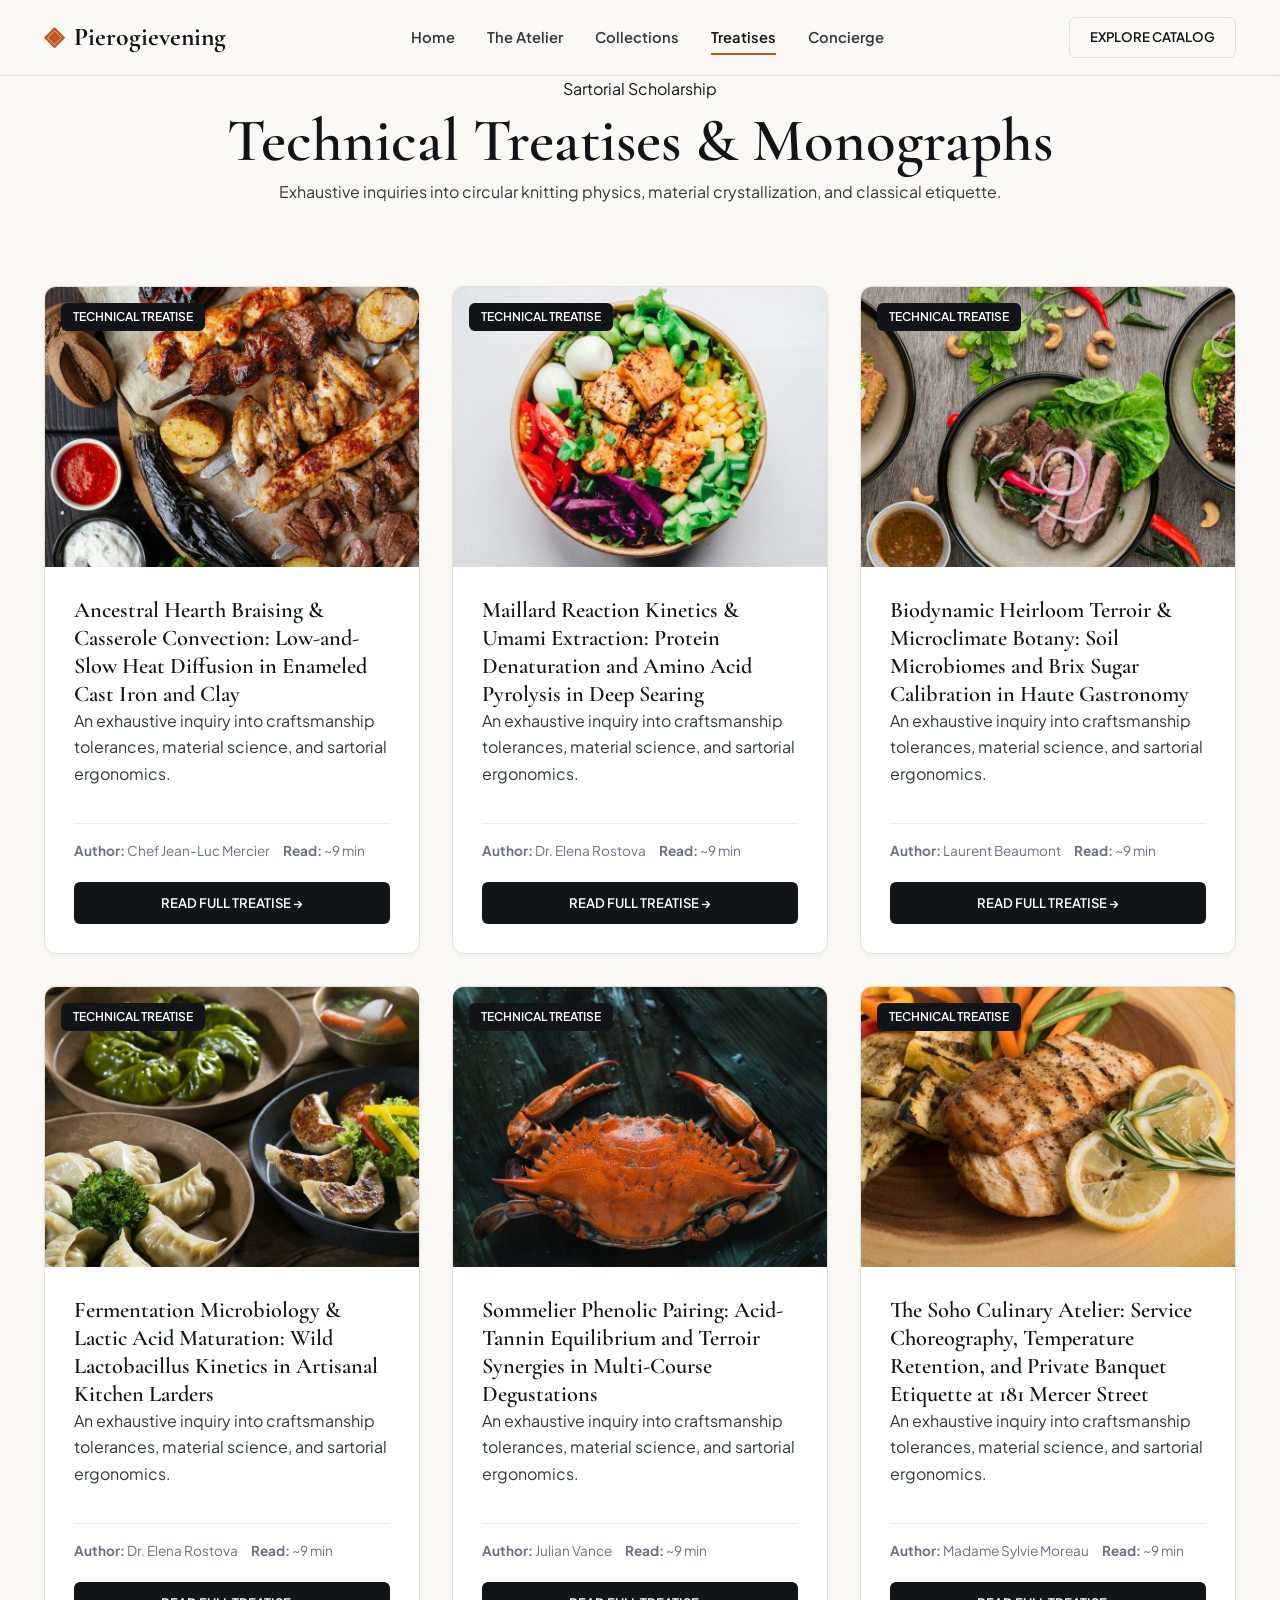
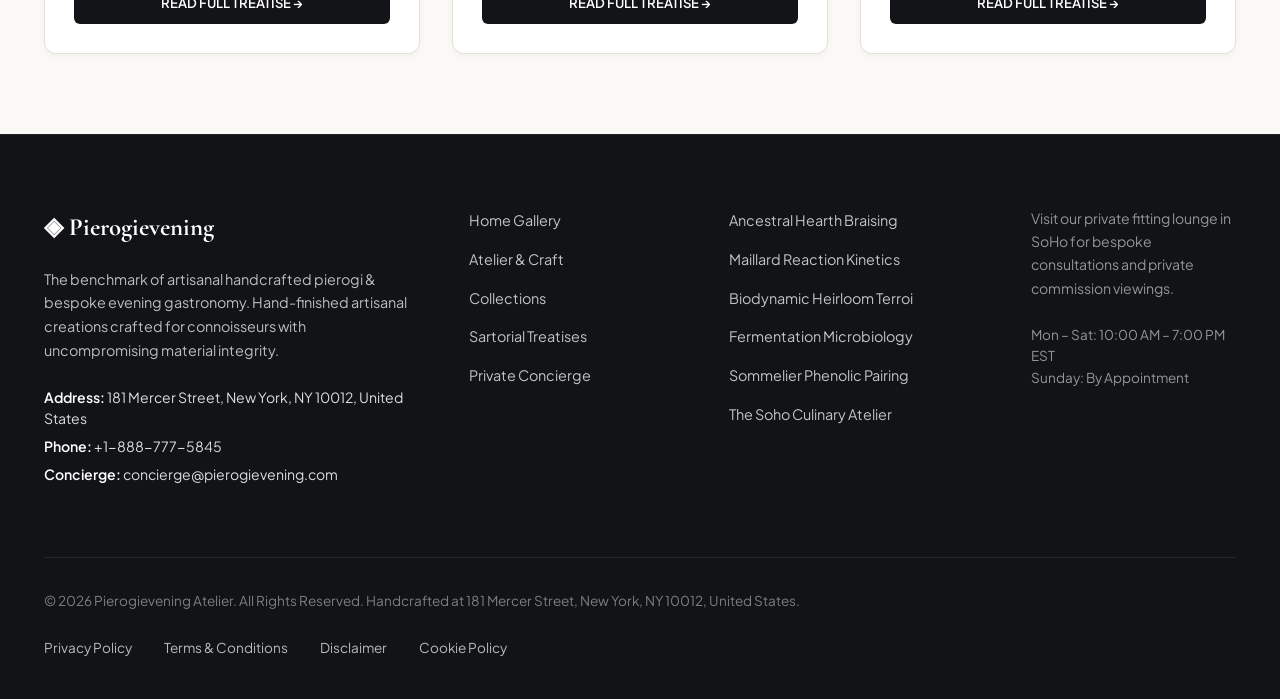
<file: blog/index.html>
<!DOCTYPE html>
<html lang="en">
<head>
  <meta charset="UTF-8">
  <meta name="viewport" content="width=device-width, initial-scale=1.0">
  <title>Sartorial Treatises & Technical Monographs — Pierogievening</title>
  <meta name="description" content="Explore the authoritative research monographs published by Pierogievening.">
  <link rel="canonical" href="https://pierogievening.com/blog.html">
  <link rel="preconnect" href="https://fonts.googleapis.com">
  <link rel="preconnect" href="https://fonts.gstatic.com" crossorigin>
  <link href="https://fonts.googleapis.com/css2?family=Cormorant+Garamond:ital,wght@0,400;0,600;0,700;1,400&family=Plus+Jakarta+Sans:wght@300;400;500;600;700&display=swap" rel="stylesheet">
  <link rel="stylesheet" href="/assets/css/style.css">
  <!-- Google tag (gtag.js) -->
  <script async src="https://www.googletagmanager.com/gtag/js?id=G-0LY0HY7L01"></script>
  <script>
    window.dataLayer = window.dataLayer || [];
    function gtag(){dataLayer.push(arguments);}
    gtag('js', new Date());
    gtag('config', 'G-0LY0HY7L01');
  </script>

</head>
<body>
  <!-- Mandatory Global Site Header (Exactly 1 per page) -->
  <header class="site-header">
    <div class="header-container">
      <a href="/" class="brand-logo" aria-label="Pierogievening Home">
        <span class="logo-mark">◈</span>
        <span class="logo-text">Pierogievening</span>
      </a>
      <nav class="desktop-nav" aria-label="Primary Navigation">
        <a href="/" class="nav-link">Home</a>
        <a href="/about.html" class="nav-link">The Atelier</a>
        <a href="/collection.html" class="nav-link">Collections</a>
        <a href="/blog.html" class="nav-link active">Treatises</a>
        <a href="/contact.html" class="nav-link">Concierge</a>
      </nav>
      <div class="header-actions">
        <a href="/collection.html" class="btn btn-sm btn-outline">Explore Catalog</a>
        <button id="drawer-toggle" class="mobile-toggle" aria-label="Open Navigation Menu">
          <span class="hamburger-bar"></span>
          <span class="hamburger-bar"></span>
          <span class="hamburger-bar"></span>
        </button>
      </div>
    </div>
  </header>

  <!-- Mandatory Mobile Navigation Drawer (Exactly 1 per page) -->
  <div class="mobile-drawer" id="mobile-drawer" aria-hidden="true">
    <div class="drawer-header">
      <div class="drawer-brand">Pierogievening</div>
      <button id="drawer-close" class="drawer-close-btn" aria-label="Close Navigation Menu">&times;</button>
    </div>
    <nav class="drawer-nav" aria-label="Mobile Navigation">
      <a href="/" class="drawer-link">Home</a>
      <a href="/about.html" class="drawer-link">The Atelier &amp; Craft</a>
      <a href="/collection.html" class="drawer-link">Curated Artisan Pierogi &amp; Evening Degustation Menu</a>
      <a href="/blog.html" class="drawer-link active">Sartorial Treatises</a>
      <a href="/contact.html" class="drawer-link">Private Concierge</a>
    </nav>
    <div class="drawer-footer">
      <p class="drawer-contact-title">Manhattan Atelier &amp; Suite</p>
      <p class="drawer-contact-info">181 Mercer Street, New York, NY 10012, United States</p>
      <p class="drawer-contact-info">Tel: +1-888-777-5845</p>
      <p class="drawer-contact-info">Email: concierge@pierogievening.com</p>
    </div>
  </div>
  <div id="drawer-overlay" class="drawer-overlay"></div>
  <section class="page-hero">
    <div class="container text-center">
      <span class="hero-badge">Sartorial Scholarship</span>
      <h1>Technical Treatises &amp; Monographs</h1>
      <p class="lead" style="margin: 0 auto;">Exhaustive inquiries into circular knitting physics, material crystallization, and classical etiquette.</p>
    </div>
  </section>
  <main class="section">
    <div class="container">
      <div class="grid-3">
        <div class="card">
          <div class="card-image-wrap"><img src="/assets/images/dish_braised_lamb_shank.jpg" alt="Ancestral Hearth Braising & Casserole Convection: Low-and-Slow Heat Diffusion in Enameled Cast Iron and Clay"><span class="card-tag">Technical Treatise</span></div>
          <div class="card-body">
            <h3>Ancestral Hearth Braising & Casserole Convection: Low-and-Slow Heat Diffusion in Enameled Cast Iron and Clay</h3>
            <p>An exhaustive inquiry into craftsmanship tolerances, material science, and sartorial ergonomics.</p>
            <div class="card-specs"><span><strong>Author:</strong> Chef Jean-Luc Mercier</span><span><strong>Read:</strong> ~9 min</span></div>
            <a href="/blog/ancestral-hearth-braising-and-casserole-convection.html" class="btn btn-primary btn-sm" style="margin-top: auto;">Read Full Treatise &rarr;</a>
          </div>
        </div>
        <div class="card">
          <div class="card-image-wrap"><img src="/assets/images/dish_dry_aged_ribeye.jpg" alt="Maillard Reaction Kinetics & Umami Extraction: Protein Denaturation and Amino Acid Pyrolysis in Deep Searing"><span class="card-tag">Technical Treatise</span></div>
          <div class="card-body">
            <h3>Maillard Reaction Kinetics & Umami Extraction: Protein Denaturation and Amino Acid Pyrolysis in Deep Searing</h3>
            <p>An exhaustive inquiry into craftsmanship tolerances, material science, and sartorial ergonomics.</p>
            <div class="card-specs"><span><strong>Author:</strong> Dr. Elena Rostova</span><span><strong>Read:</strong> ~9 min</span></div>
            <a href="/blog/maillard-reaction-kinetics-and-umami-extraction.html" class="btn btn-primary btn-sm" style="margin-top: auto;">Read Full Treatise &rarr;</a>
          </div>
        </div>
        <div class="card">
          <div class="card-image-wrap"><img src="/assets/images/dish_duck_breast_cherry_reduction.jpg" alt="Biodynamic Heirloom Terroir & Microclimate Botany: Soil Microbiomes and Brix Sugar Calibration in Haute Gastronomy"><span class="card-tag">Technical Treatise</span></div>
          <div class="card-body">
            <h3>Biodynamic Heirloom Terroir & Microclimate Botany: Soil Microbiomes and Brix Sugar Calibration in Haute Gastronomy</h3>
            <p>An exhaustive inquiry into craftsmanship tolerances, material science, and sartorial ergonomics.</p>
            <div class="card-specs"><span><strong>Author:</strong> Laurent Beaumont</span><span><strong>Read:</strong> ~9 min</span></div>
            <a href="/blog/biodynamic-heirloom-terroir-and-microclimate-botany.html" class="btn btn-primary btn-sm" style="margin-top: auto;">Read Full Treatise &rarr;</a>
          </div>
        </div>
        <div class="card">
          <div class="card-image-wrap"><img src="/assets/images/dish_pan_seared_sea_bass.jpg" alt="Fermentation Microbiology & Lactic Acid Maturation: Wild Lactobacillus Kinetics in Artisanal Kitchen Larders"><span class="card-tag">Technical Treatise</span></div>
          <div class="card-body">
            <h3>Fermentation Microbiology & Lactic Acid Maturation: Wild Lactobacillus Kinetics in Artisanal Kitchen Larders</h3>
            <p>An exhaustive inquiry into craftsmanship tolerances, material science, and sartorial ergonomics.</p>
            <div class="card-specs"><span><strong>Author:</strong> Dr. Elena Rostova</span><span><strong>Read:</strong> ~9 min</span></div>
            <a href="/blog/fermentation-microbiology-and-lactic-acid-maturation.html" class="btn btn-primary btn-sm" style="margin-top: auto;">Read Full Treatise &rarr;</a>
          </div>
        </div>
        <div class="card">
          <div class="card-image-wrap"><img src="/assets/images/dish_poached_lobster_tail.jpg" alt="Sommelier Phenolic Pairing: Acid-Tannin Equilibrium and Terroir Synergies in Multi-Course Degustations"><span class="card-tag">Technical Treatise</span></div>
          <div class="card-body">
            <h3>Sommelier Phenolic Pairing: Acid-Tannin Equilibrium and Terroir Synergies in Multi-Course Degustations</h3>
            <p>An exhaustive inquiry into craftsmanship tolerances, material science, and sartorial ergonomics.</p>
            <div class="card-specs"><span><strong>Author:</strong> Julian Vance</span><span><strong>Read:</strong> ~9 min</span></div>
            <a href="/blog/sommelier-phenolic-pairing-and-acid-tannin-balance.html" class="btn btn-primary btn-sm" style="margin-top: auto;">Read Full Treatise &rarr;</a>
          </div>
        </div>
        <div class="card">
          <div class="card-image-wrap"><img src="/assets/images/dish_diver_scallops_carpaccio.jpg" alt="The Soho Culinary Atelier: Service Choreography, Temperature Retention, and Private Banquet Etiquette at 181 Mercer Street"><span class="card-tag">Technical Treatise</span></div>
          <div class="card-body">
            <h3>The Soho Culinary Atelier: Service Choreography, Temperature Retention, and Private Banquet Etiquette at 181 Mercer Street</h3>
            <p>An exhaustive inquiry into craftsmanship tolerances, material science, and sartorial ergonomics.</p>
            <div class="card-specs"><span><strong>Author:</strong> Madame Sylvie Moreau</span><span><strong>Read:</strong> ~9 min</span></div>
            <a href="/blog/soho-culinary-atelier-service-and-banquet-hospitality.html" class="btn btn-primary btn-sm" style="margin-top: auto;">Read Full Treatise &rarr;</a>
          </div>
        </div>

      </div>
    </div>
  </main>
  <!-- Mandatory Global Site Footer (Minimalist 4-Column Horizontal Spread Layout) -->
  <footer class="site-footer">
    <div class="container">
      <div class="footer-grid">
        <div class="footer-col">
          <div class="footer-brand">◈ Pierogievening</div>
          <p class="footer-desc">
            The benchmark of artisanal handcrafted pierogi &amp; bespoke evening gastronomy. Hand-finished artisanal creations crafted for connoisseurs with uncompromising material integrity.
          </p>
          <div class="footer-contact-item"><strong>Address:</strong> 181 Mercer Street, New York, NY 10012, United States</div>
          <div class="footer-contact-item"><strong>Phone:</strong> +1-888-777-5845</div>
          <div class="footer-contact-item"><strong>Concierge:</strong> concierge@pierogievening.com</div>
        </div>
        <div class="footer-col">
          <ul class="footer-links">
            <li><a href="/">Home Gallery</a></li>
            <li><a href="/about.html">Atelier &amp; Craft</a></li>
            <li><a href="/collection.html">Collections</a></li>
            <li><a href="/blog.html">Sartorial Treatises</a></li>
            <li><a href="/contact.html">Private Concierge</a></li>
          </ul>
        </div>
        <div class="footer-col">
          <ul class="footer-links">
            <li><a href="/blog/ancestral-hearth-braising-and-casserole-convection.html">Ancestral Hearth Braising</a></li>
            <li><a href="/blog/maillard-reaction-kinetics-and-umami-extraction.html">Maillard Reaction Kinetics</a></li>
            <li><a href="/blog/biodynamic-heirloom-terroir-and-microclimate-botany.html">Biodynamic Heirloom Terroi</a></li>
            <li><a href="/blog/fermentation-microbiology-and-lactic-acid-maturation.html">Fermentation Microbiology</a></li>
            <li><a href="/blog/sommelier-phenolic-pairing-and-acid-tannin-balance.html">Sommelier Phenolic Pairing</a></li>
            <li><a href="/blog/soho-culinary-atelier-service-and-banquet-hospitality.html">The Soho Culinary Atelier</a></li>
          </ul>
        </div>
        <div class="footer-col">
          <p class="footer-salon-desc">
            Visit our private fitting lounge in SoHo for bespoke consultations and private commission viewings.
          </p>
          <p class="footer-hours">
            Mon &ndash; Sat: 10:00 AM &ndash; 7:00 PM<br>EST<br>Sunday: By Appointment
          </p>
        </div>
      </div>
      <div class="footer-bottom">
        <p>&copy; 2026 Pierogievening Atelier. All Rights Reserved. Handcrafted at 181 Mercer Street, New York, NY 10012, United States.</p>
        <div class="footer-legal-links">
          <a href="/privacy-policy.html">Privacy Policy</a>
          <a href="/terms-and-conditions.html">Terms &amp; Conditions</a>
          <a href="/disclaimer.html">Disclaimer</a>
          <a href="/cookie-policy.html">Cookie Policy</a>
        </div>
      </div>
    </div>
  </footer>
  <script src="/assets/js/main.js"></script>
</body>
</html>
</file>
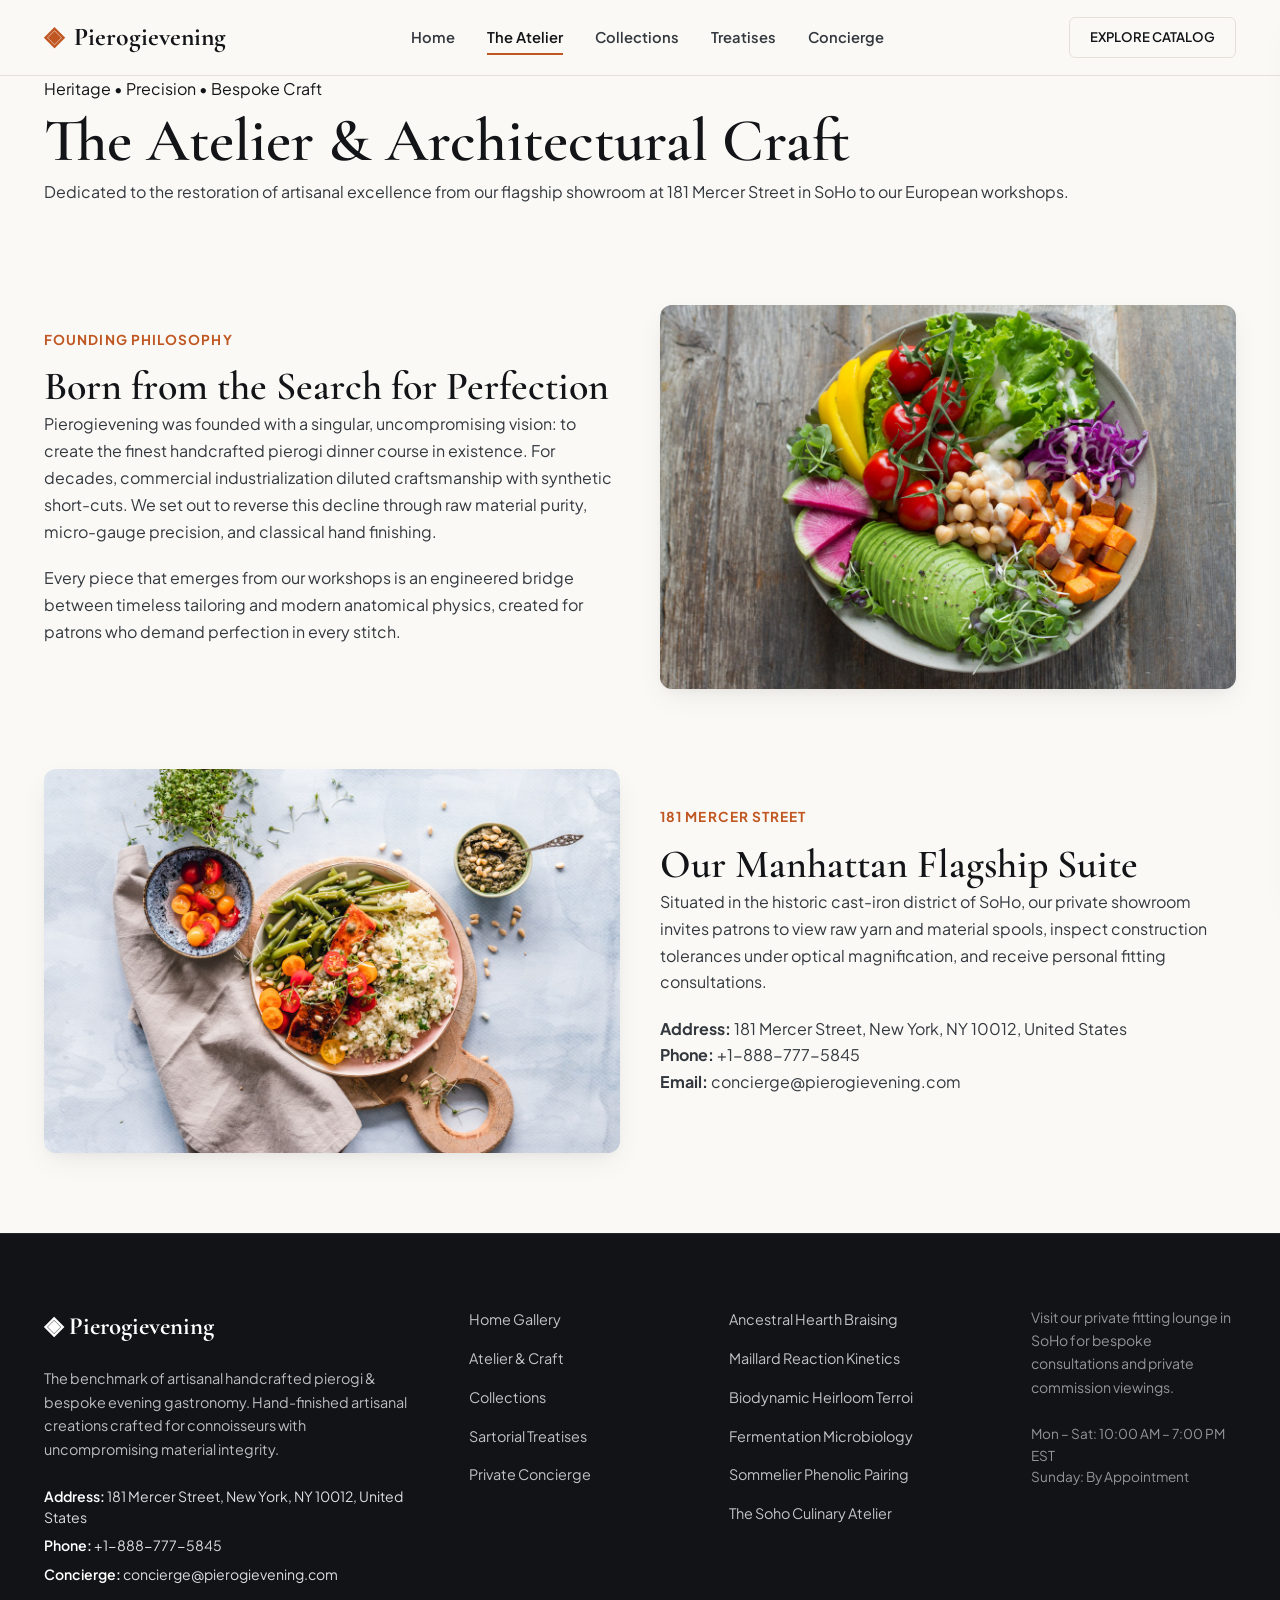
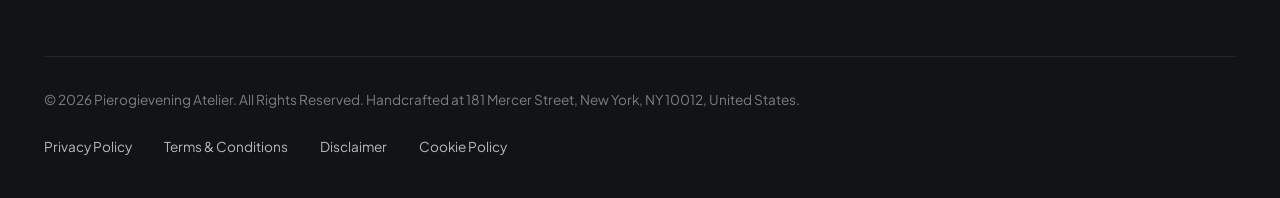
<file: about.html>
<!DOCTYPE html>
<html lang="en">
<head>
  <meta charset="UTF-8">
  <meta name="viewport" content="width=device-width, initial-scale=1.0">
  <title>The Atelier & Heritage Craft — Pierogievening</title>
  <meta name="description" content="Discover the heritage of Pierogievening at 181 Mercer Street, New York.">
  <link rel="canonical" href="https://pierogievening.com/about.html">
  <link rel="preconnect" href="https://fonts.googleapis.com">
  <link rel="preconnect" href="https://fonts.gstatic.com" crossorigin>
  <link href="https://fonts.googleapis.com/css2?family=Cormorant+Garamond:ital,wght@0,400;0,600;0,700;1,400&family=Plus+Jakarta+Sans:wght@300;400;500;600;700&display=swap" rel="stylesheet">
  <link rel="stylesheet" href="/assets/css/style.css">
  <!-- Google tag (gtag.js) -->
  <script async src="https://www.googletagmanager.com/gtag/js?id=G-0LY0HY7L01"></script>
  <script>
    window.dataLayer = window.dataLayer || [];
    function gtag(){dataLayer.push(arguments);}
    gtag('js', new Date());
    gtag('config', 'G-0LY0HY7L01');
  </script>

</head>
<body>
  <!-- Mandatory Global Site Header (Exactly 1 per page) -->
  <header class="site-header">
    <div class="header-container">
      <a href="/" class="brand-logo" aria-label="Pierogievening Home">
        <span class="logo-mark">◈</span>
        <span class="logo-text">Pierogievening</span>
      </a>
      <nav class="desktop-nav" aria-label="Primary Navigation">
        <a href="/" class="nav-link">Home</a>
        <a href="/about.html" class="nav-link active">The Atelier</a>
        <a href="/collection.html" class="nav-link">Collections</a>
        <a href="/blog.html" class="nav-link">Treatises</a>
        <a href="/contact.html" class="nav-link">Concierge</a>
      </nav>
      <div class="header-actions">
        <a href="/collection.html" class="btn btn-sm btn-outline">Explore Catalog</a>
        <button id="drawer-toggle" class="mobile-toggle" aria-label="Open Navigation Menu">
          <span class="hamburger-bar"></span>
          <span class="hamburger-bar"></span>
          <span class="hamburger-bar"></span>
        </button>
      </div>
    </div>
  </header>

  <!-- Mandatory Mobile Navigation Drawer (Exactly 1 per page) -->
  <div class="mobile-drawer" id="mobile-drawer" aria-hidden="true">
    <div class="drawer-header">
      <div class="drawer-brand">Pierogievening</div>
      <button id="drawer-close" class="drawer-close-btn" aria-label="Close Navigation Menu">&times;</button>
    </div>
    <nav class="drawer-nav" aria-label="Mobile Navigation">
      <a href="/" class="drawer-link">Home</a>
      <a href="/about.html" class="drawer-link active">The Atelier &amp; Craft</a>
      <a href="/collection.html" class="drawer-link">Curated Artisan Pierogi &amp; Evening Degustation Menu</a>
      <a href="/blog.html" class="drawer-link">Sartorial Treatises</a>
      <a href="/contact.html" class="drawer-link">Private Concierge</a>
    </nav>
    <div class="drawer-footer">
      <p class="drawer-contact-title">Manhattan Atelier &amp; Suite</p>
      <p class="drawer-contact-info">181 Mercer Street, New York, NY 10012, United States</p>
      <p class="drawer-contact-info">Tel: +1-888-777-5845</p>
      <p class="drawer-contact-info">Email: concierge@pierogievening.com</p>
    </div>
  </div>
  <div id="drawer-overlay" class="drawer-overlay"></div>
  <section class="page-hero">
    <div class="container">
      <span class="hero-badge">Heritage &bull; Precision &bull; Bespoke Craft</span>
      <h1>The Atelier &amp; Architectural Craft</h1>
      <p class="lead">Dedicated to the restoration of artisanal excellence from our flagship showroom at 181 Mercer Street in SoHo to our European workshops.</p>
    </div>
  </section>
  <main class="section">
    <div class="container">
      <div class="grid-2" style="margin-bottom: 5rem;">
        <div>
          <div class="section-subtitle">Founding Philosophy</div>
          <h2>Born from the Search for Perfection</h2>
          <p>Pierogievening was founded with a singular, uncompromising vision: to create the finest handcrafted pierogi dinner course in existence. For decades, commercial industrialization diluted craftsmanship with synthetic short-cuts. We set out to reverse this decline through raw material purity, micro-gauge precision, and classical hand finishing.</p>
          <p>Every piece that emerges from our workshops is an engineered bridge between timeless tailoring and modern anatomical physics, created for patrons who demand perfection in every stitch.</p>
        </div>
        <div style="border-radius: var(--radius-md); overflow: hidden; box-shadow: var(--shadow-md);"><img src="/assets/images/rustic_sourdough_roast_supper_loaf.jpg" alt="Atelier craft"></div>
      </div>
      <div class="grid-2">
        <div style="border-radius: var(--radius-md); overflow: hidden; box-shadow: var(--shadow-md);"><img src="/assets/images/braised_beef_shank_noodle_entree.jpg" alt="Artisan inspection"></div>
        <div>
          <div class="section-subtitle">181 Mercer Street</div>
          <h2>Our Manhattan Flagship Suite</h2>
          <p>Situated in the historic cast-iron district of SoHo, our private showroom invites patrons to view raw yarn and material spools, inspect construction tolerances under optical magnification, and receive personal fitting consultations.</p>
          <p><strong>Address:</strong> 181 Mercer Street, New York, NY 10012, United States<br><strong>Phone:</strong> +1-888-777-5845<br><strong>Email:</strong> concierge@pierogievening.com</p>
        </div>
      </div>
    </div>
  </main>
  <!-- Mandatory Global Site Footer (Minimalist 4-Column Horizontal Spread Layout) -->
  <footer class="site-footer">
    <div class="container">
      <div class="footer-grid">
        <div class="footer-col">
          <div class="footer-brand">◈ Pierogievening</div>
          <p class="footer-desc">
            The benchmark of artisanal handcrafted pierogi &amp; bespoke evening gastronomy. Hand-finished artisanal creations crafted for connoisseurs with uncompromising material integrity.
          </p>
          <div class="footer-contact-item"><strong>Address:</strong> 181 Mercer Street, New York, NY 10012, United States</div>
          <div class="footer-contact-item"><strong>Phone:</strong> +1-888-777-5845</div>
          <div class="footer-contact-item"><strong>Concierge:</strong> concierge@pierogievening.com</div>
        </div>
        <div class="footer-col">
          <ul class="footer-links">
            <li><a href="/">Home Gallery</a></li>
            <li><a href="/about.html">Atelier &amp; Craft</a></li>
            <li><a href="/collection.html">Collections</a></li>
            <li><a href="/blog.html">Sartorial Treatises</a></li>
            <li><a href="/contact.html">Private Concierge</a></li>
          </ul>
        </div>
        <div class="footer-col">
          <ul class="footer-links">
            <li><a href="/blog/ancestral-hearth-braising-and-casserole-convection.html">Ancestral Hearth Braising</a></li>
            <li><a href="/blog/maillard-reaction-kinetics-and-umami-extraction.html">Maillard Reaction Kinetics</a></li>
            <li><a href="/blog/biodynamic-heirloom-terroir-and-microclimate-botany.html">Biodynamic Heirloom Terroi</a></li>
            <li><a href="/blog/fermentation-microbiology-and-lactic-acid-maturation.html">Fermentation Microbiology</a></li>
            <li><a href="/blog/sommelier-phenolic-pairing-and-acid-tannin-balance.html">Sommelier Phenolic Pairing</a></li>
            <li><a href="/blog/soho-culinary-atelier-service-and-banquet-hospitality.html">The Soho Culinary Atelier</a></li>
          </ul>
        </div>
        <div class="footer-col">
          <p class="footer-salon-desc">
            Visit our private fitting lounge in SoHo for bespoke consultations and private commission viewings.
          </p>
          <p class="footer-hours">
            Mon &ndash; Sat: 10:00 AM &ndash; 7:00 PM<br>EST<br>Sunday: By Appointment
          </p>
        </div>
      </div>
      <div class="footer-bottom">
        <p>&copy; 2026 Pierogievening Atelier. All Rights Reserved. Handcrafted at 181 Mercer Street, New York, NY 10012, United States.</p>
        <div class="footer-legal-links">
          <a href="/privacy-policy.html">Privacy Policy</a>
          <a href="/terms-and-conditions.html">Terms &amp; Conditions</a>
          <a href="/disclaimer.html">Disclaimer</a>
          <a href="/cookie-policy.html">Cookie Policy</a>
        </div>
      </div>
    </div>
  </footer>
  <script src="/assets/js/main.js"></script>
</body>
</html>
</file>
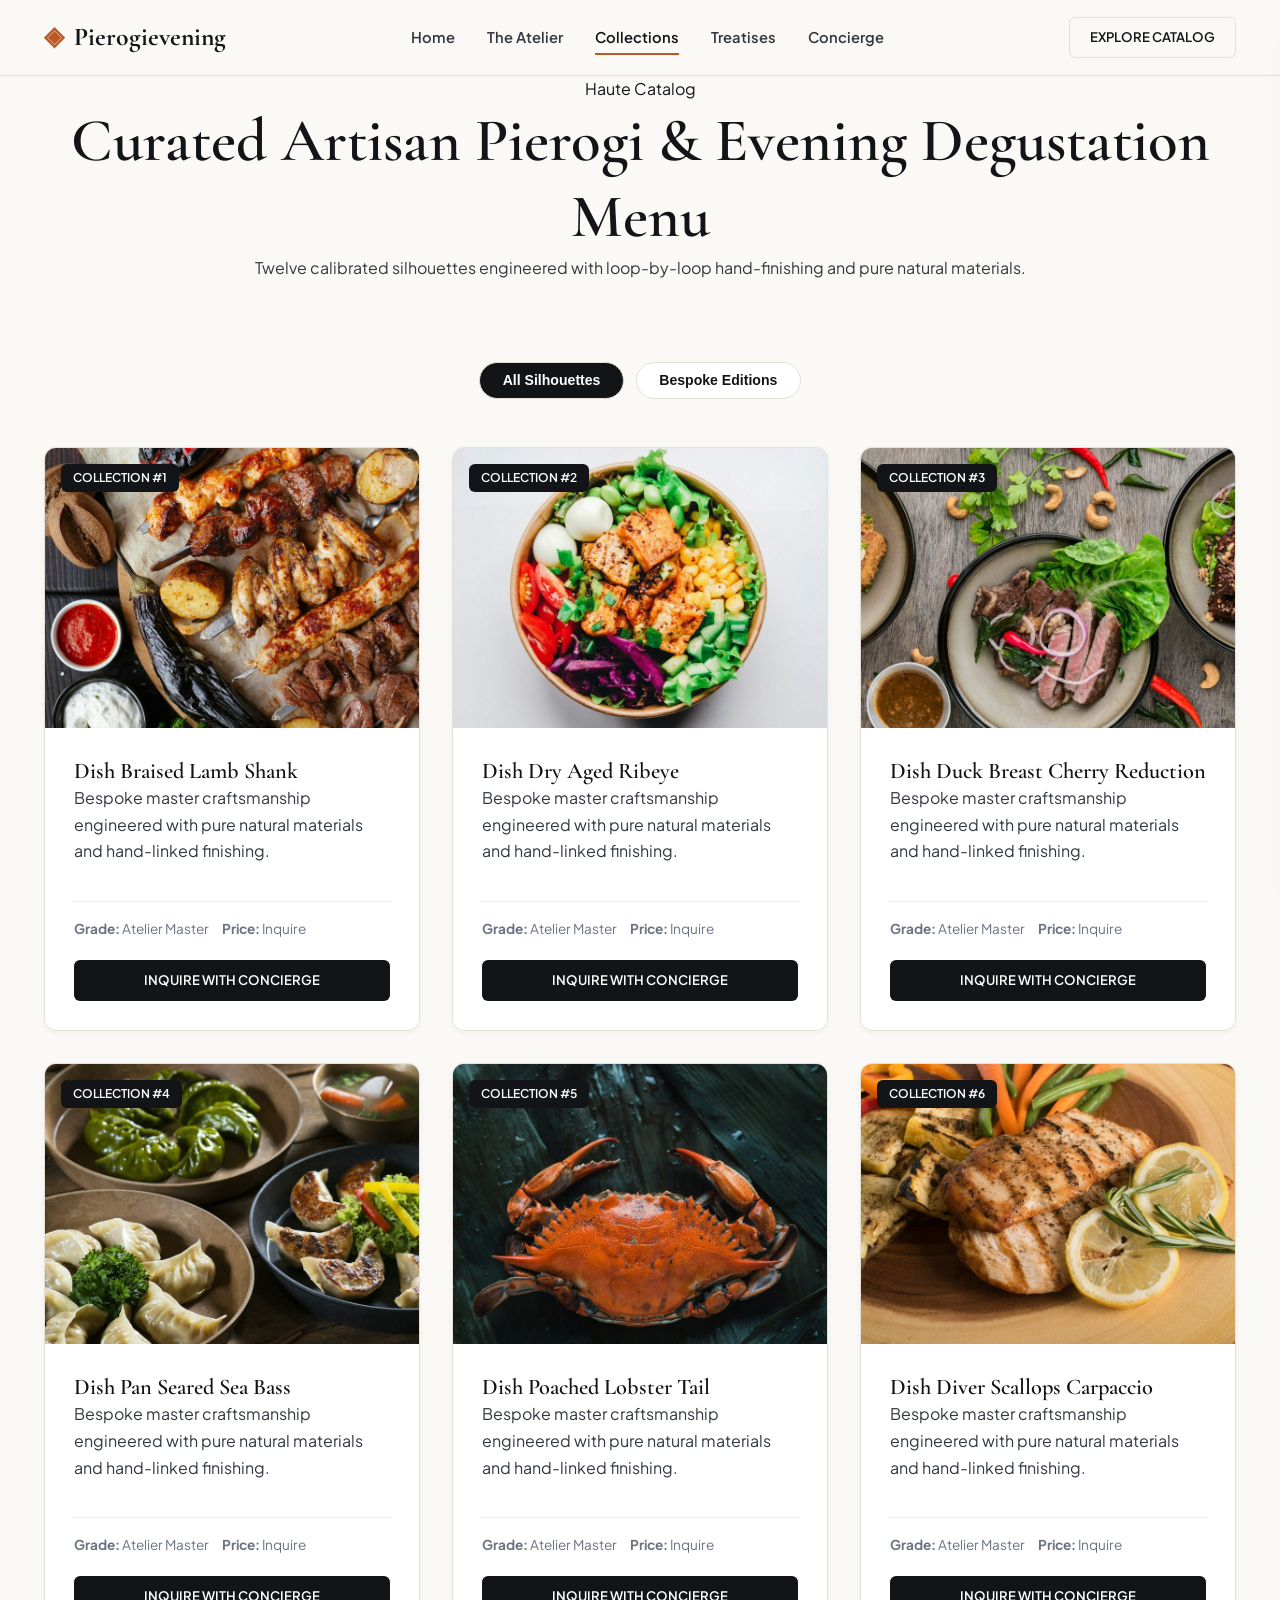
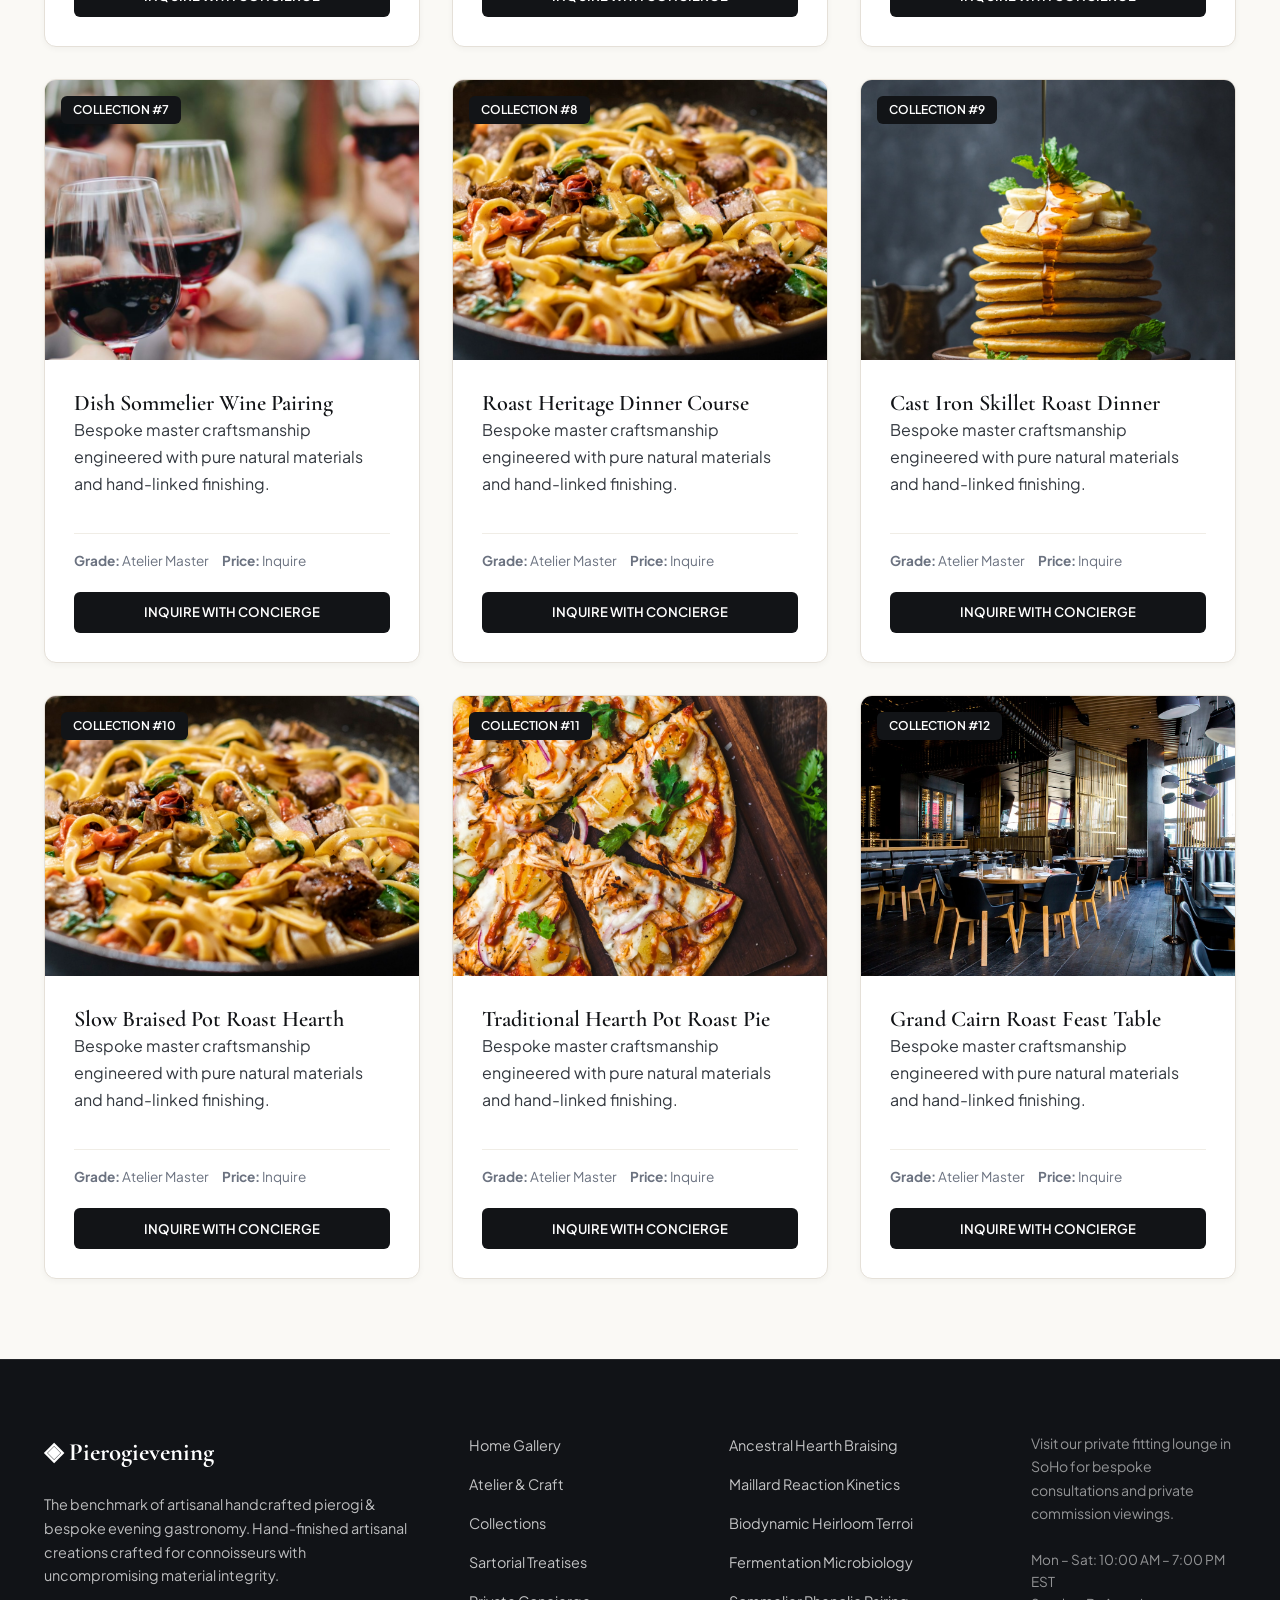
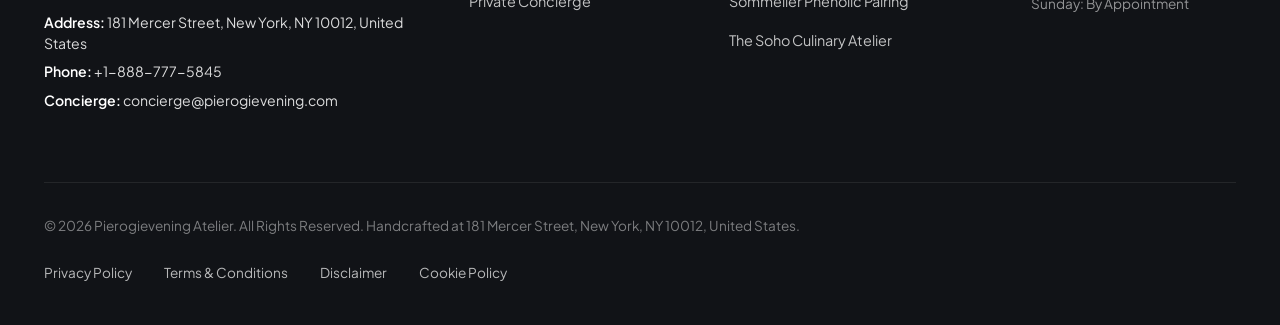
<file: collection.html>
<!DOCTYPE html>
<html lang="en">
<head>
  <meta charset="UTF-8">
  <meta name="viewport" content="width=device-width, initial-scale=1.0">
  <title>Curated Artisan Pierogi &amp; Evening Degustation Menu — Pierogievening</title>
  <meta name="description" content="Browse the complete catalogue of Pierogievening.">
  <link rel="canonical" href="https://pierogievening.com/collection.html">
  <link rel="preconnect" href="https://fonts.googleapis.com">
  <link rel="preconnect" href="https://fonts.gstatic.com" crossorigin>
  <link href="https://fonts.googleapis.com/css2?family=Cormorant+Garamond:ital,wght@0,400;0,600;0,700;1,400&family=Plus+Jakarta+Sans:wght@300;400;500;600;700&display=swap" rel="stylesheet">
  <link rel="stylesheet" href="/assets/css/style.css">
  <!-- Google tag (gtag.js) -->
  <script async src="https://www.googletagmanager.com/gtag/js?id=G-0LY0HY7L01"></script>
  <script>
    window.dataLayer = window.dataLayer || [];
    function gtag(){dataLayer.push(arguments);}
    gtag('js', new Date());
    gtag('config', 'G-0LY0HY7L01');
  </script>

</head>
<body>
  <!-- Mandatory Global Site Header (Exactly 1 per page) -->
  <header class="site-header">
    <div class="header-container">
      <a href="/" class="brand-logo" aria-label="Pierogievening Home">
        <span class="logo-mark">◈</span>
        <span class="logo-text">Pierogievening</span>
      </a>
      <nav class="desktop-nav" aria-label="Primary Navigation">
        <a href="/" class="nav-link">Home</a>
        <a href="/about.html" class="nav-link">The Atelier</a>
        <a href="/collection.html" class="nav-link active">Collections</a>
        <a href="/blog.html" class="nav-link">Treatises</a>
        <a href="/contact.html" class="nav-link">Concierge</a>
      </nav>
      <div class="header-actions">
        <a href="/collection.html" class="btn btn-sm btn-outline">Explore Catalog</a>
        <button id="drawer-toggle" class="mobile-toggle" aria-label="Open Navigation Menu">
          <span class="hamburger-bar"></span>
          <span class="hamburger-bar"></span>
          <span class="hamburger-bar"></span>
        </button>
      </div>
    </div>
  </header>

  <!-- Mandatory Mobile Navigation Drawer (Exactly 1 per page) -->
  <div class="mobile-drawer" id="mobile-drawer" aria-hidden="true">
    <div class="drawer-header">
      <div class="drawer-brand">Pierogievening</div>
      <button id="drawer-close" class="drawer-close-btn" aria-label="Close Navigation Menu">&times;</button>
    </div>
    <nav class="drawer-nav" aria-label="Mobile Navigation">
      <a href="/" class="drawer-link">Home</a>
      <a href="/about.html" class="drawer-link">The Atelier &amp; Craft</a>
      <a href="/collection.html" class="drawer-link active">Curated Artisan Pierogi &amp; Evening Degustation Menu</a>
      <a href="/blog.html" class="drawer-link">Sartorial Treatises</a>
      <a href="/contact.html" class="drawer-link">Private Concierge</a>
    </nav>
    <div class="drawer-footer">
      <p class="drawer-contact-title">Manhattan Atelier &amp; Suite</p>
      <p class="drawer-contact-info">181 Mercer Street, New York, NY 10012, United States</p>
      <p class="drawer-contact-info">Tel: +1-888-777-5845</p>
      <p class="drawer-contact-info">Email: concierge@pierogievening.com</p>
    </div>
  </div>
  <div id="drawer-overlay" class="drawer-overlay"></div>
  <section class="page-hero">
    <div class="container text-center">
      <span class="hero-badge">Haute Catalog</span>
      <h1>Curated Artisan Pierogi &amp; Evening Degustation Menu</h1>
      <p class="lead" style="margin: 0 auto;">Twelve calibrated silhouettes engineered with loop-by-loop hand-finishing and pure natural materials.</p>
    </div>
  </section>
  <main class="section">
    <div class="container">
      <div class="filter-bar">
        <button class="filter-btn active" data-filter="all">All Silhouettes</button>
        <button class="filter-btn" data-filter="bespoke">Bespoke Editions</button>
      </div>
      <div class="grid-3" id="products-grid">
        <div class="card product-item" data-category="all bespoke">
          <div class="card-image-wrap"><img src="/assets/images/dish_braised_lamb_shank.jpg" alt="Dish Braised Lamb Shank"><span class="card-tag">Collection #1</span></div>
          <div class="card-body">
            <h3>Dish Braised Lamb Shank</h3>
            <p>Bespoke master craftsmanship engineered with pure natural materials and hand-linked finishing.</p>
            <div class="card-specs"><span><strong>Grade:</strong> Atelier Master</span><span><strong>Price:</strong> Inquire</span></div>
            <a href="/contact.html" class="btn btn-primary btn-sm">Inquire with Concierge</a>
          </div>
        </div>
        <div class="card product-item" data-category="all bespoke">
          <div class="card-image-wrap"><img src="/assets/images/dish_dry_aged_ribeye.jpg" alt="Dish Dry Aged Ribeye"><span class="card-tag">Collection #2</span></div>
          <div class="card-body">
            <h3>Dish Dry Aged Ribeye</h3>
            <p>Bespoke master craftsmanship engineered with pure natural materials and hand-linked finishing.</p>
            <div class="card-specs"><span><strong>Grade:</strong> Atelier Master</span><span><strong>Price:</strong> Inquire</span></div>
            <a href="/contact.html" class="btn btn-primary btn-sm">Inquire with Concierge</a>
          </div>
        </div>
        <div class="card product-item" data-category="all bespoke">
          <div class="card-image-wrap"><img src="/assets/images/dish_duck_breast_cherry_reduction.jpg" alt="Dish Duck Breast Cherry Reduction"><span class="card-tag">Collection #3</span></div>
          <div class="card-body">
            <h3>Dish Duck Breast Cherry Reduction</h3>
            <p>Bespoke master craftsmanship engineered with pure natural materials and hand-linked finishing.</p>
            <div class="card-specs"><span><strong>Grade:</strong> Atelier Master</span><span><strong>Price:</strong> Inquire</span></div>
            <a href="/contact.html" class="btn btn-primary btn-sm">Inquire with Concierge</a>
          </div>
        </div>
        <div class="card product-item" data-category="all bespoke">
          <div class="card-image-wrap"><img src="/assets/images/dish_pan_seared_sea_bass.jpg" alt="Dish Pan Seared Sea Bass"><span class="card-tag">Collection #4</span></div>
          <div class="card-body">
            <h3>Dish Pan Seared Sea Bass</h3>
            <p>Bespoke master craftsmanship engineered with pure natural materials and hand-linked finishing.</p>
            <div class="card-specs"><span><strong>Grade:</strong> Atelier Master</span><span><strong>Price:</strong> Inquire</span></div>
            <a href="/contact.html" class="btn btn-primary btn-sm">Inquire with Concierge</a>
          </div>
        </div>
        <div class="card product-item" data-category="all bespoke">
          <div class="card-image-wrap"><img src="/assets/images/dish_poached_lobster_tail.jpg" alt="Dish Poached Lobster Tail"><span class="card-tag">Collection #5</span></div>
          <div class="card-body">
            <h3>Dish Poached Lobster Tail</h3>
            <p>Bespoke master craftsmanship engineered with pure natural materials and hand-linked finishing.</p>
            <div class="card-specs"><span><strong>Grade:</strong> Atelier Master</span><span><strong>Price:</strong> Inquire</span></div>
            <a href="/contact.html" class="btn btn-primary btn-sm">Inquire with Concierge</a>
          </div>
        </div>
        <div class="card product-item" data-category="all bespoke">
          <div class="card-image-wrap"><img src="/assets/images/dish_diver_scallops_carpaccio.jpg" alt="Dish Diver Scallops Carpaccio"><span class="card-tag">Collection #6</span></div>
          <div class="card-body">
            <h3>Dish Diver Scallops Carpaccio</h3>
            <p>Bespoke master craftsmanship engineered with pure natural materials and hand-linked finishing.</p>
            <div class="card-specs"><span><strong>Grade:</strong> Atelier Master</span><span><strong>Price:</strong> Inquire</span></div>
            <a href="/contact.html" class="btn btn-primary btn-sm">Inquire with Concierge</a>
          </div>
        </div>
        <div class="card product-item" data-category="all bespoke">
          <div class="card-image-wrap"><img src="/assets/images/dish_sommelier_wine_pairing.jpg" alt="Dish Sommelier Wine Pairing"><span class="card-tag">Collection #7</span></div>
          <div class="card-body">
            <h3>Dish Sommelier Wine Pairing</h3>
            <p>Bespoke master craftsmanship engineered with pure natural materials and hand-linked finishing.</p>
            <div class="card-specs"><span><strong>Grade:</strong> Atelier Master</span><span><strong>Price:</strong> Inquire</span></div>
            <a href="/contact.html" class="btn btn-primary btn-sm">Inquire with Concierge</a>
          </div>
        </div>
        <div class="card product-item" data-category="all bespoke">
          <div class="card-image-wrap"><img src="/assets/images/roast_heritage_dinner_course.jpg" alt="Roast Heritage Dinner Course"><span class="card-tag">Collection #8</span></div>
          <div class="card-body">
            <h3>Roast Heritage Dinner Course</h3>
            <p>Bespoke master craftsmanship engineered with pure natural materials and hand-linked finishing.</p>
            <div class="card-specs"><span><strong>Grade:</strong> Atelier Master</span><span><strong>Price:</strong> Inquire</span></div>
            <a href="/contact.html" class="btn btn-primary btn-sm">Inquire with Concierge</a>
          </div>
        </div>
        <div class="card product-item" data-category="all bespoke">
          <div class="card-image-wrap"><img src="/assets/images/cast_iron_skillet_roast_dinner.jpg" alt="Cast Iron Skillet Roast Dinner"><span class="card-tag">Collection #9</span></div>
          <div class="card-body">
            <h3>Cast Iron Skillet Roast Dinner</h3>
            <p>Bespoke master craftsmanship engineered with pure natural materials and hand-linked finishing.</p>
            <div class="card-specs"><span><strong>Grade:</strong> Atelier Master</span><span><strong>Price:</strong> Inquire</span></div>
            <a href="/contact.html" class="btn btn-primary btn-sm">Inquire with Concierge</a>
          </div>
        </div>
        <div class="card product-item" data-category="all bespoke">
          <div class="card-image-wrap"><img src="/assets/images/slow_braised_pot_roast_hearth.jpg" alt="Slow Braised Pot Roast Hearth"><span class="card-tag">Collection #10</span></div>
          <div class="card-body">
            <h3>Slow Braised Pot Roast Hearth</h3>
            <p>Bespoke master craftsmanship engineered with pure natural materials and hand-linked finishing.</p>
            <div class="card-specs"><span><strong>Grade:</strong> Atelier Master</span><span><strong>Price:</strong> Inquire</span></div>
            <a href="/contact.html" class="btn btn-primary btn-sm">Inquire with Concierge</a>
          </div>
        </div>
        <div class="card product-item" data-category="all bespoke">
          <div class="card-image-wrap"><img src="/assets/images/traditional_hearth_pot_roast_pie.jpg" alt="Traditional Hearth Pot Roast Pie"><span class="card-tag">Collection #11</span></div>
          <div class="card-body">
            <h3>Traditional Hearth Pot Roast Pie</h3>
            <p>Bespoke master craftsmanship engineered with pure natural materials and hand-linked finishing.</p>
            <div class="card-specs"><span><strong>Grade:</strong> Atelier Master</span><span><strong>Price:</strong> Inquire</span></div>
            <a href="/contact.html" class="btn btn-primary btn-sm">Inquire with Concierge</a>
          </div>
        </div>
        <div class="card product-item" data-category="all bespoke">
          <div class="card-image-wrap"><img src="/assets/images/grand_cairn_roast_feast_table.jpg" alt="Grand Cairn Roast Feast Table"><span class="card-tag">Collection #12</span></div>
          <div class="card-body">
            <h3>Grand Cairn Roast Feast Table</h3>
            <p>Bespoke master craftsmanship engineered with pure natural materials and hand-linked finishing.</p>
            <div class="card-specs"><span><strong>Grade:</strong> Atelier Master</span><span><strong>Price:</strong> Inquire</span></div>
            <a href="/contact.html" class="btn btn-primary btn-sm">Inquire with Concierge</a>
          </div>
        </div>

      </div>
    </div>
  </main>
  <!-- Mandatory Global Site Footer (Minimalist 4-Column Horizontal Spread Layout) -->
  <footer class="site-footer">
    <div class="container">
      <div class="footer-grid">
        <div class="footer-col">
          <div class="footer-brand">◈ Pierogievening</div>
          <p class="footer-desc">
            The benchmark of artisanal handcrafted pierogi &amp; bespoke evening gastronomy. Hand-finished artisanal creations crafted for connoisseurs with uncompromising material integrity.
          </p>
          <div class="footer-contact-item"><strong>Address:</strong> 181 Mercer Street, New York, NY 10012, United States</div>
          <div class="footer-contact-item"><strong>Phone:</strong> +1-888-777-5845</div>
          <div class="footer-contact-item"><strong>Concierge:</strong> concierge@pierogievening.com</div>
        </div>
        <div class="footer-col">
          <ul class="footer-links">
            <li><a href="/">Home Gallery</a></li>
            <li><a href="/about.html">Atelier &amp; Craft</a></li>
            <li><a href="/collection.html">Collections</a></li>
            <li><a href="/blog.html">Sartorial Treatises</a></li>
            <li><a href="/contact.html">Private Concierge</a></li>
          </ul>
        </div>
        <div class="footer-col">
          <ul class="footer-links">
            <li><a href="/blog/ancestral-hearth-braising-and-casserole-convection.html">Ancestral Hearth Braising</a></li>
            <li><a href="/blog/maillard-reaction-kinetics-and-umami-extraction.html">Maillard Reaction Kinetics</a></li>
            <li><a href="/blog/biodynamic-heirloom-terroir-and-microclimate-botany.html">Biodynamic Heirloom Terroi</a></li>
            <li><a href="/blog/fermentation-microbiology-and-lactic-acid-maturation.html">Fermentation Microbiology</a></li>
            <li><a href="/blog/sommelier-phenolic-pairing-and-acid-tannin-balance.html">Sommelier Phenolic Pairing</a></li>
            <li><a href="/blog/soho-culinary-atelier-service-and-banquet-hospitality.html">The Soho Culinary Atelier</a></li>
          </ul>
        </div>
        <div class="footer-col">
          <p class="footer-salon-desc">
            Visit our private fitting lounge in SoHo for bespoke consultations and private commission viewings.
          </p>
          <p class="footer-hours">
            Mon &ndash; Sat: 10:00 AM &ndash; 7:00 PM<br>EST<br>Sunday: By Appointment
          </p>
        </div>
      </div>
      <div class="footer-bottom">
        <p>&copy; 2026 Pierogievening Atelier. All Rights Reserved. Handcrafted at 181 Mercer Street, New York, NY 10012, United States.</p>
        <div class="footer-legal-links">
          <a href="/privacy-policy.html">Privacy Policy</a>
          <a href="/terms-and-conditions.html">Terms &amp; Conditions</a>
          <a href="/disclaimer.html">Disclaimer</a>
          <a href="/cookie-policy.html">Cookie Policy</a>
        </div>
      </div>
    </div>
  </footer>
  <script src="/assets/js/main.js"></script>
</body>
</html>
</file>
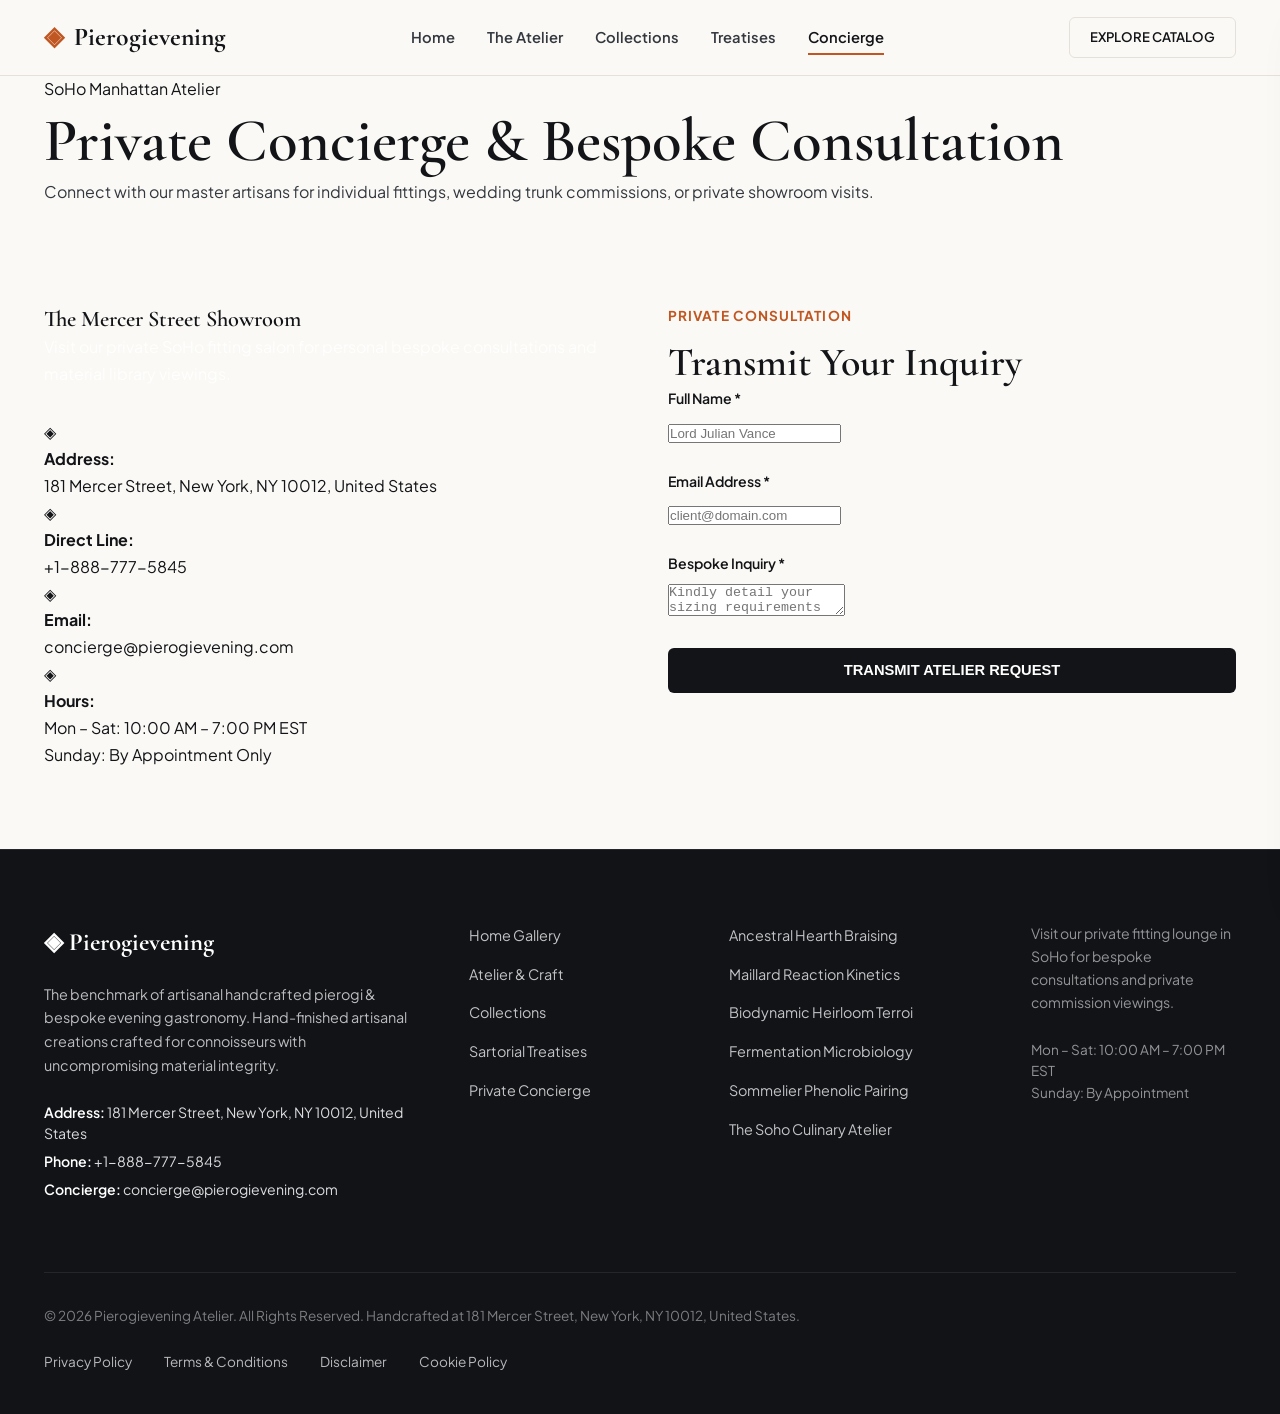
<file: contact.html>
<!DOCTYPE html>
<html lang="en">
<head>
  <meta charset="UTF-8">
  <meta name="viewport" content="width=device-width, initial-scale=1.0">
  <title>Private Concierge & Showroom Appointments — Pierogievening</title>
  <meta name="description" content="Contact Pierogievening at 181 Mercer Street, New York, NY 10012 or call +1-888-777-5845.">
  <link rel="canonical" href="https://pierogievening.com/contact.html">
  <link rel="preconnect" href="https://fonts.googleapis.com">
  <link rel="preconnect" href="https://fonts.gstatic.com" crossorigin>
  <link href="https://fonts.googleapis.com/css2?family=Cormorant+Garamond:ital,wght@0,400;0,600;0,700;1,400&family=Plus+Jakarta+Sans:wght@300;400;500;600;700&display=swap" rel="stylesheet">
  <link rel="stylesheet" href="/assets/css/style.css">
  <!-- Google tag (gtag.js) -->
  <script async src="https://www.googletagmanager.com/gtag/js?id=G-0LY0HY7L01"></script>
  <script>
    window.dataLayer = window.dataLayer || [];
    function gtag(){dataLayer.push(arguments);}
    gtag('js', new Date());
    gtag('config', 'G-0LY0HY7L01');
  </script>

</head>
<body>
  <!-- Mandatory Global Site Header (Exactly 1 per page) -->
  <header class="site-header">
    <div class="header-container">
      <a href="/" class="brand-logo" aria-label="Pierogievening Home">
        <span class="logo-mark">◈</span>
        <span class="logo-text">Pierogievening</span>
      </a>
      <nav class="desktop-nav" aria-label="Primary Navigation">
        <a href="/" class="nav-link">Home</a>
        <a href="/about.html" class="nav-link">The Atelier</a>
        <a href="/collection.html" class="nav-link">Collections</a>
        <a href="/blog.html" class="nav-link">Treatises</a>
        <a href="/contact.html" class="nav-link active">Concierge</a>
      </nav>
      <div class="header-actions">
        <a href="/collection.html" class="btn btn-sm btn-outline">Explore Catalog</a>
        <button id="drawer-toggle" class="mobile-toggle" aria-label="Open Navigation Menu">
          <span class="hamburger-bar"></span>
          <span class="hamburger-bar"></span>
          <span class="hamburger-bar"></span>
        </button>
      </div>
    </div>
  </header>

  <!-- Mandatory Mobile Navigation Drawer (Exactly 1 per page) -->
  <div class="mobile-drawer" id="mobile-drawer" aria-hidden="true">
    <div class="drawer-header">
      <div class="drawer-brand">Pierogievening</div>
      <button id="drawer-close" class="drawer-close-btn" aria-label="Close Navigation Menu">&times;</button>
    </div>
    <nav class="drawer-nav" aria-label="Mobile Navigation">
      <a href="/" class="drawer-link">Home</a>
      <a href="/about.html" class="drawer-link">The Atelier &amp; Craft</a>
      <a href="/collection.html" class="drawer-link">Curated Artisan Pierogi &amp; Evening Degustation Menu</a>
      <a href="/blog.html" class="drawer-link">Sartorial Treatises</a>
      <a href="/contact.html" class="drawer-link active">Private Concierge</a>
    </nav>
    <div class="drawer-footer">
      <p class="drawer-contact-title">Manhattan Atelier &amp; Suite</p>
      <p class="drawer-contact-info">181 Mercer Street, New York, NY 10012, United States</p>
      <p class="drawer-contact-info">Tel: +1-888-777-5845</p>
      <p class="drawer-contact-info">Email: concierge@pierogievening.com</p>
    </div>
  </div>
  <div id="drawer-overlay" class="drawer-overlay"></div>
  <section class="page-hero">
    <div class="container">
      <span class="hero-badge">SoHo Manhattan Atelier</span>
      <h1>Private Concierge &amp; Bespoke Consultation</h1>
      <p class="lead">Connect with our master artisans for individual fittings, wedding trunk commissions, or private showroom visits.</p>
    </div>
  </section>
  <main class="section">
    <div class="container">
      <div class="contact-grid">
        <div class="contact-info-card">
          <h3>The Mercer Street Showroom</h3>
          <p style="color: rgba(255,255,255,0.88) !important; line-height: 1.7; margin-bottom: 2rem;">Visit our private SoHo fitting salon for personal bespoke consultations and material library viewings.</p>
          <div class="contact-detail-row"><span class="contact-icon">◈</span><div><strong>Address:</strong><br>181 Mercer Street, New York, NY 10012, United States</div></div>
          <div class="contact-detail-row"><span class="contact-icon">◈</span><div><strong>Direct Line:</strong><br>+1-888-777-5845</div></div>
          <div class="contact-detail-row"><span class="contact-icon">◈</span><div><strong>Email:</strong><br>concierge@pierogievening.com</div></div>
          <div class="contact-detail-row"><span class="contact-icon">◈</span><div><strong>Hours:</strong><br>Mon – Sat: 10:00 AM – 7:00 PM EST<br>Sunday: By Appointment Only</div></div>
        </div>
        <div>
          <div class="section-subtitle">Private Consultation</div>
          <h2>Transmit Your Inquiry</h2>
          <form id="concierge-form">
            <div class="form-group"><label for="client-name" class="form-label">Full Name *</label><input type="text" id="client-name" class="form-control" placeholder="Lord Julian Vance" required></div>
            <div class="form-group"><label for="client-email" class="form-label">Email Address *</label><input type="email" id="client-email" class="form-control" placeholder="client@domain.com" required></div>
            <div class="form-group"><label for="client-message" class="form-label">Bespoke Inquiry *</label><textarea id="client-message" class="form-control" placeholder="Kindly detail your sizing requirements or requested appointment date..." required></textarea></div>
            <button type="submit" class="btn btn-primary" style="width: 100%;">Transmit Atelier Request</button>
            <div id="form-feedback" class="form-feedback"></div>
          </form>
        </div>
      </div>
    </div>
  </main>
  <!-- Mandatory Global Site Footer (Minimalist 4-Column Horizontal Spread Layout) -->
  <footer class="site-footer">
    <div class="container">
      <div class="footer-grid">
        <div class="footer-col">
          <div class="footer-brand">◈ Pierogievening</div>
          <p class="footer-desc">
            The benchmark of artisanal handcrafted pierogi &amp; bespoke evening gastronomy. Hand-finished artisanal creations crafted for connoisseurs with uncompromising material integrity.
          </p>
          <div class="footer-contact-item"><strong>Address:</strong> 181 Mercer Street, New York, NY 10012, United States</div>
          <div class="footer-contact-item"><strong>Phone:</strong> +1-888-777-5845</div>
          <div class="footer-contact-item"><strong>Concierge:</strong> concierge@pierogievening.com</div>
        </div>
        <div class="footer-col">
          <ul class="footer-links">
            <li><a href="/">Home Gallery</a></li>
            <li><a href="/about.html">Atelier &amp; Craft</a></li>
            <li><a href="/collection.html">Collections</a></li>
            <li><a href="/blog.html">Sartorial Treatises</a></li>
            <li><a href="/contact.html">Private Concierge</a></li>
          </ul>
        </div>
        <div class="footer-col">
          <ul class="footer-links">
            <li><a href="/blog/ancestral-hearth-braising-and-casserole-convection.html">Ancestral Hearth Braising</a></li>
            <li><a href="/blog/maillard-reaction-kinetics-and-umami-extraction.html">Maillard Reaction Kinetics</a></li>
            <li><a href="/blog/biodynamic-heirloom-terroir-and-microclimate-botany.html">Biodynamic Heirloom Terroi</a></li>
            <li><a href="/blog/fermentation-microbiology-and-lactic-acid-maturation.html">Fermentation Microbiology</a></li>
            <li><a href="/blog/sommelier-phenolic-pairing-and-acid-tannin-balance.html">Sommelier Phenolic Pairing</a></li>
            <li><a href="/blog/soho-culinary-atelier-service-and-banquet-hospitality.html">The Soho Culinary Atelier</a></li>
          </ul>
        </div>
        <div class="footer-col">
          <p class="footer-salon-desc">
            Visit our private fitting lounge in SoHo for bespoke consultations and private commission viewings.
          </p>
          <p class="footer-hours">
            Mon &ndash; Sat: 10:00 AM &ndash; 7:00 PM<br>EST<br>Sunday: By Appointment
          </p>
        </div>
      </div>
      <div class="footer-bottom">
        <p>&copy; 2026 Pierogievening Atelier. All Rights Reserved. Handcrafted at 181 Mercer Street, New York, NY 10012, United States.</p>
        <div class="footer-legal-links">
          <a href="/privacy-policy.html">Privacy Policy</a>
          <a href="/terms-and-conditions.html">Terms &amp; Conditions</a>
          <a href="/disclaimer.html">Disclaimer</a>
          <a href="/cookie-policy.html">Cookie Policy</a>
        </div>
      </div>
    </div>
  </footer>
  <script src="/assets/js/main.js"></script>
</body>
</html>
</file>
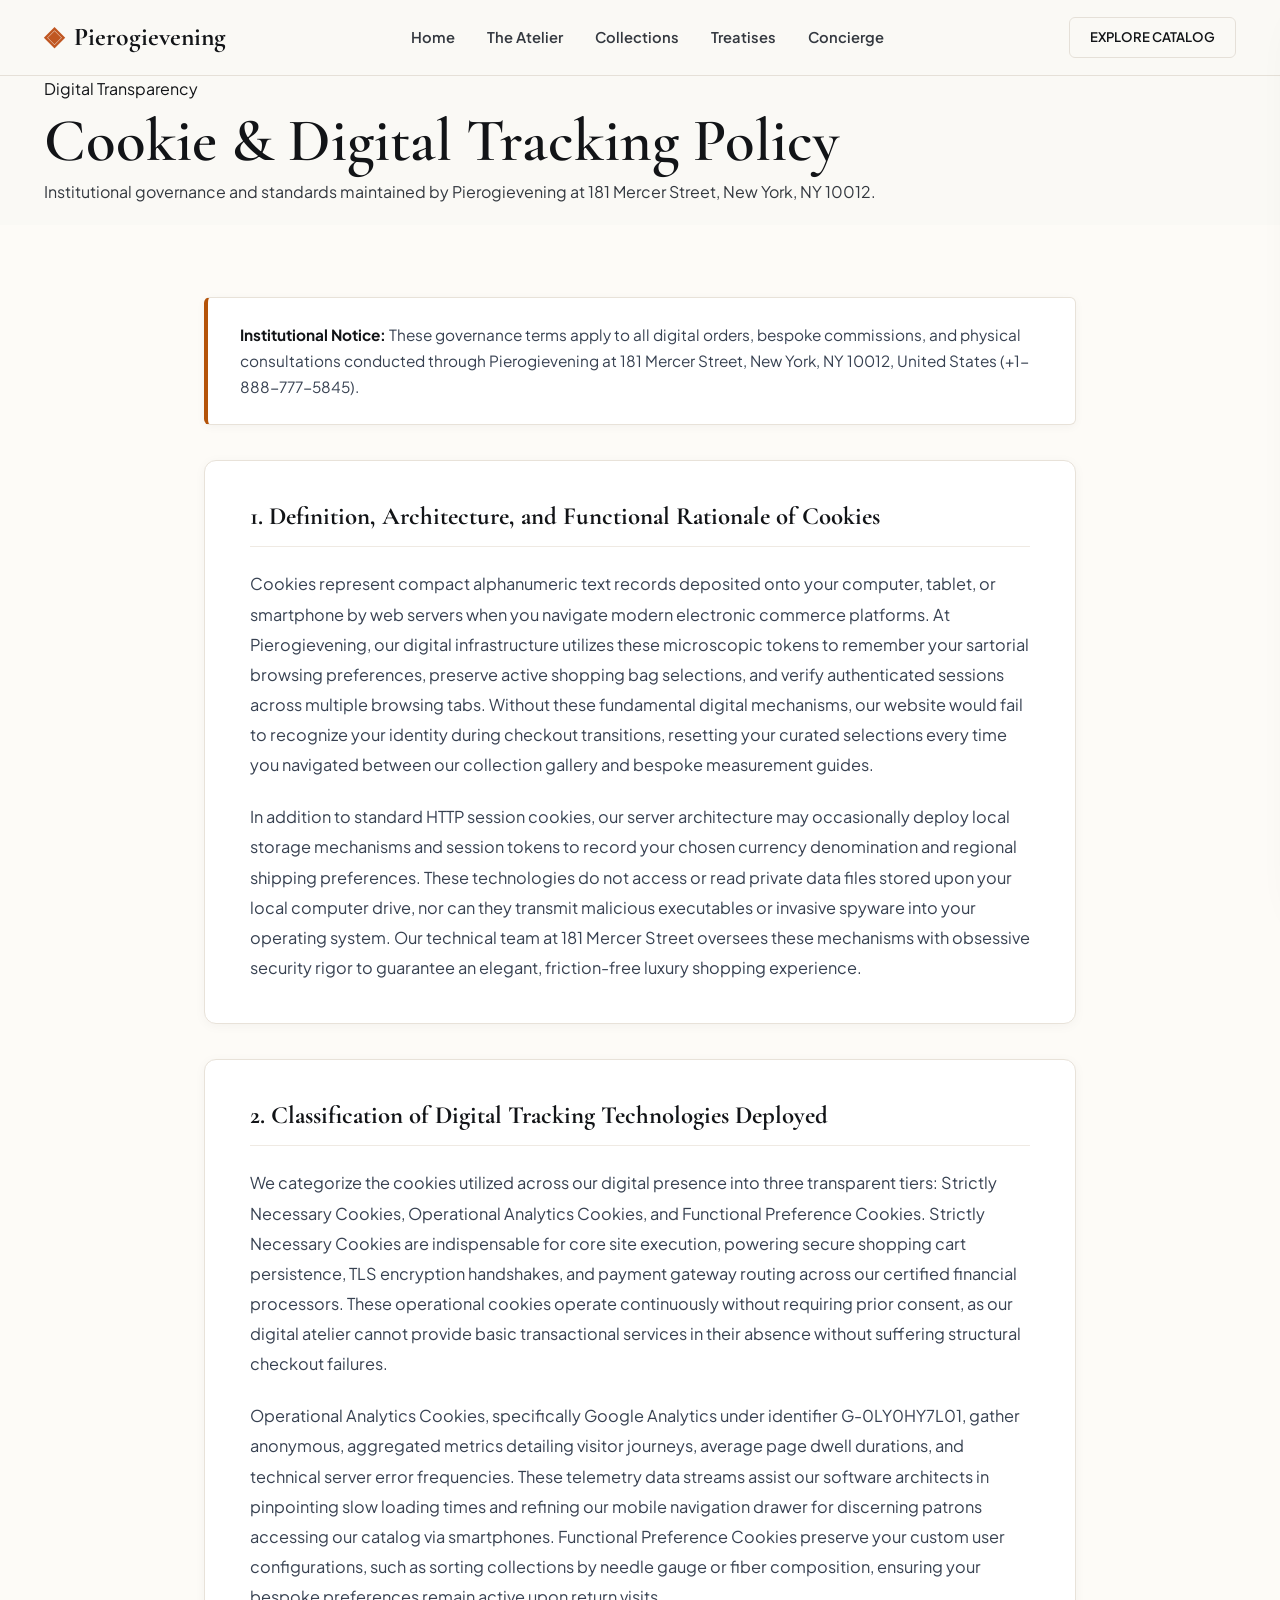
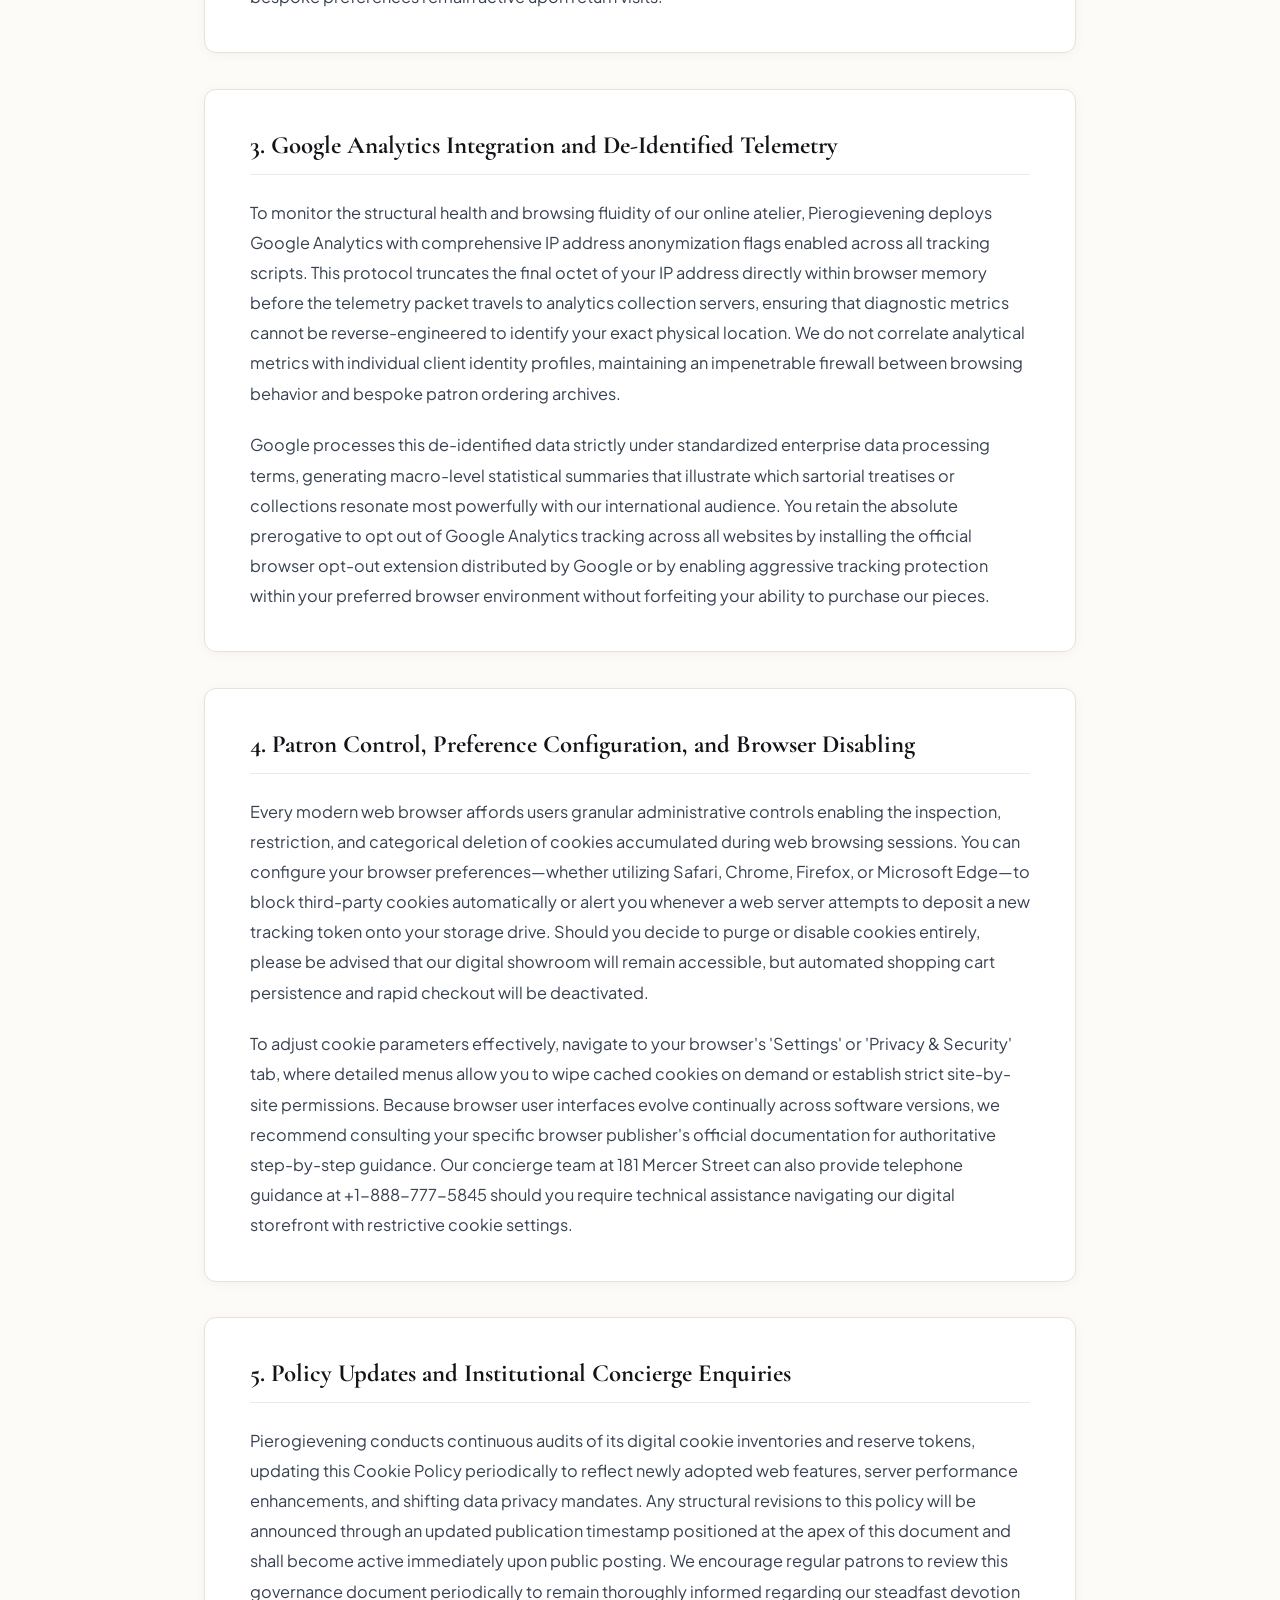
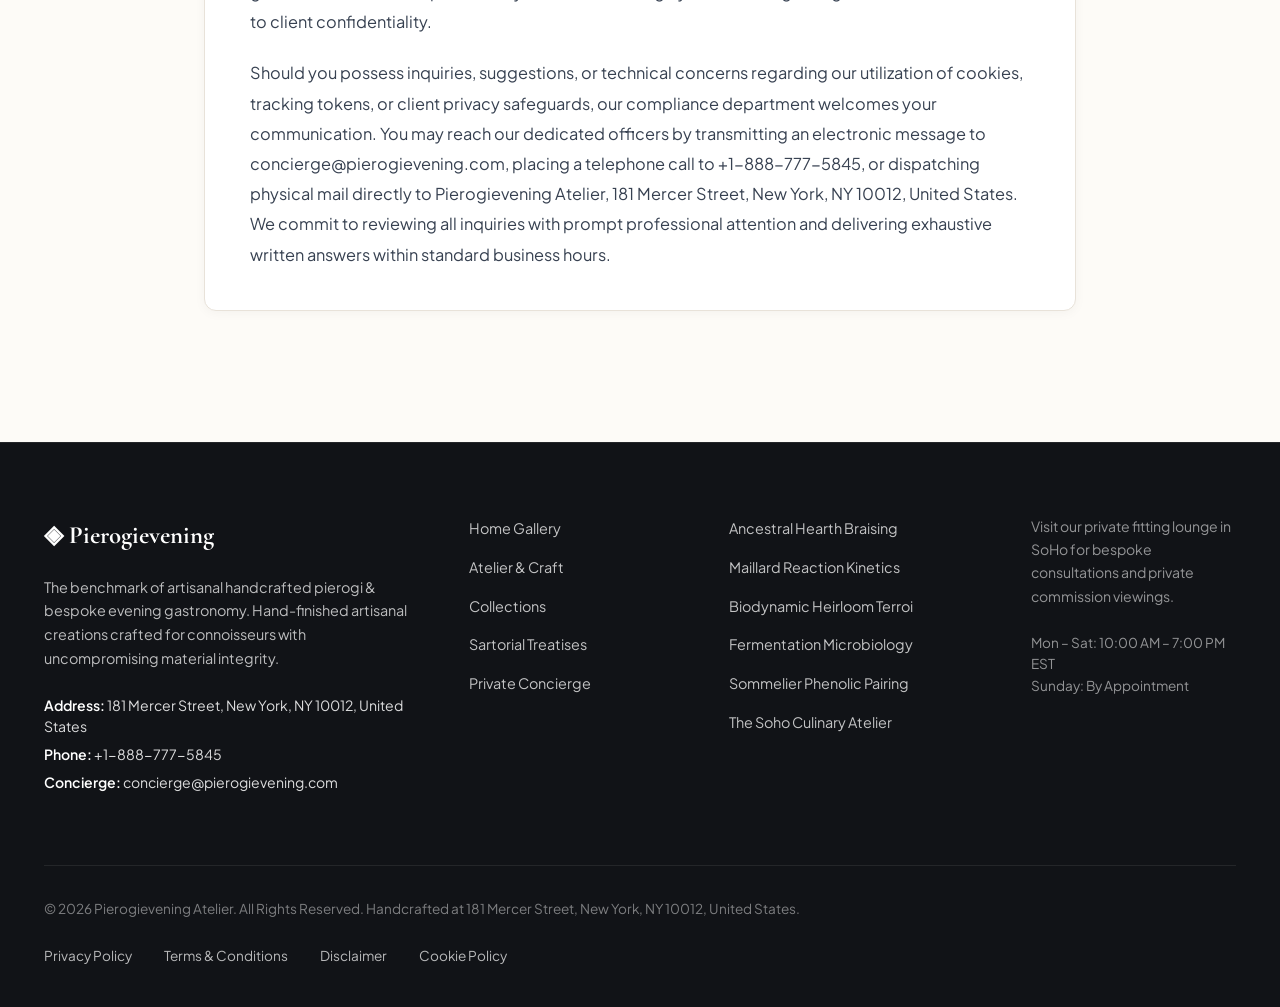
<file: cookie-policy.html>
<!DOCTYPE html>
<html lang="en">
<head>
  <meta charset="UTF-8">
  <meta name="viewport" content="width=device-width, initial-scale=1.0">
  <title>Cookie & Digital Tracking Policy — Pierogievening</title>
  <meta name="description" content="Official Cookie & Digital Tracking Policy for Pierogievening at 181 Mercer Street, New York.">
  <link rel="canonical" href="https://pierogievening.com/cookie-policy.html">
  <link rel="preconnect" href="https://fonts.googleapis.com">
  <link rel="preconnect" href="https://fonts.gstatic.com" crossorigin>
  <link href="https://fonts.googleapis.com/css2?family=Cormorant+Garamond:ital,wght@0,400;0,600;0,700;1,400&family=Plus+Jakarta+Sans:wght@300;400;500;600;700&display=swap" rel="stylesheet">
  <link rel="stylesheet" href="/assets/css/style.css">
  <!-- Google tag (gtag.js) -->
  <script async src="https://www.googletagmanager.com/gtag/js?id=G-0LY0HY7L01"></script>
  <script>
    window.dataLayer = window.dataLayer || [];
    function gtag(){dataLayer.push(arguments);}
    gtag('js', new Date());
    gtag('config', 'G-0LY0HY7L01');
  </script>

</head>
<body>
  <!-- Mandatory Global Site Header (Exactly 1 per page) -->
  <header class="site-header">
    <div class="header-container">
      <a href="/" class="brand-logo" aria-label="Pierogievening Home">
        <span class="logo-mark">◈</span>
        <span class="logo-text">Pierogievening</span>
      </a>
      <nav class="desktop-nav" aria-label="Primary Navigation">
        <a href="/" class="nav-link">Home</a>
        <a href="/about.html" class="nav-link">The Atelier</a>
        <a href="/collection.html" class="nav-link">Collections</a>
        <a href="/blog.html" class="nav-link">Treatises</a>
        <a href="/contact.html" class="nav-link">Concierge</a>
      </nav>
      <div class="header-actions">
        <a href="/collection.html" class="btn btn-sm btn-outline">Explore Catalog</a>
        <button id="drawer-toggle" class="mobile-toggle" aria-label="Open Navigation Menu">
          <span class="hamburger-bar"></span>
          <span class="hamburger-bar"></span>
          <span class="hamburger-bar"></span>
        </button>
      </div>
    </div>
  </header>

  <!-- Mandatory Mobile Navigation Drawer (Exactly 1 per page) -->
  <div class="mobile-drawer" id="mobile-drawer" aria-hidden="true">
    <div class="drawer-header">
      <div class="drawer-brand">Pierogievening</div>
      <button id="drawer-close" class="drawer-close-btn" aria-label="Close Navigation Menu">&times;</button>
    </div>
    <nav class="drawer-nav" aria-label="Mobile Navigation">
      <a href="/" class="drawer-link">Home</a>
      <a href="/about.html" class="drawer-link">The Atelier &amp; Craft</a>
      <a href="/collection.html" class="drawer-link">Curated Artisan Pierogi &amp; Evening Degustation Menu</a>
      <a href="/blog.html" class="drawer-link">Sartorial Treatises</a>
      <a href="/contact.html" class="drawer-link">Private Concierge</a>
    </nav>
    <div class="drawer-footer">
      <p class="drawer-contact-title">Manhattan Atelier &amp; Suite</p>
      <p class="drawer-contact-info">181 Mercer Street, New York, NY 10012, United States</p>
      <p class="drawer-contact-info">Tel: +1-888-777-5845</p>
      <p class="drawer-contact-info">Email: concierge@pierogievening.com</p>
    </div>
  </div>
  <div id="drawer-overlay" class="drawer-overlay"></div>
  <section class="page-hero">
    <div class="container">
      <span class="hero-badge">Digital Transparency</span>
      <h1>Cookie & Digital Tracking Policy</h1>
      <p class="lead">Institutional governance and standards maintained by Pierogievening at 181 Mercer Street, New York, NY 10012.</p>
    </div>
  </section>
  <main class="policy-page-wrapper">
    <div class="policy-container">
      <div class="policy-box">
        <strong>Institutional Notice:</strong> These governance terms apply to all digital orders, bespoke commissions, and physical consultations conducted through Pierogievening at 181 Mercer Street, New York, NY 10012, United States (+1-888-777-5845).
      </div>      <article class="policy-block">
        <h2>1. Definition, Architecture, and Functional Rationale of Cookies</h2>        <p class="policy-p">Cookies represent compact alphanumeric text records deposited onto your computer, tablet, or smartphone by web servers when you navigate modern electronic commerce platforms. At Pierogievening, our digital infrastructure utilizes these microscopic tokens to remember your sartorial browsing preferences, preserve active shopping bag selections, and verify authenticated sessions across multiple browsing tabs. Without these fundamental digital mechanisms, our website would fail to recognize your identity during checkout transitions, resetting your curated selections every time you navigated between our collection gallery and bespoke measurement guides.</p>        <p class="policy-p">In addition to standard HTTP session cookies, our server architecture may occasionally deploy local storage mechanisms and session tokens to record your chosen currency denomination and regional shipping preferences. These technologies do not access or read private data files stored upon your local computer drive, nor can they transmit malicious executables or invasive spyware into your operating system. Our technical team at 181 Mercer Street oversees these mechanisms with obsessive security rigor to guarantee an elegant, friction-free luxury shopping experience.</p>      </article>      <article class="policy-block">
        <h2>2. Classification of Digital Tracking Technologies Deployed</h2>        <p class="policy-p">We categorize the cookies utilized across our digital presence into three transparent tiers: Strictly Necessary Cookies, Operational Analytics Cookies, and Functional Preference Cookies. Strictly Necessary Cookies are indispensable for core site execution, powering secure shopping cart persistence, TLS encryption handshakes, and payment gateway routing across our certified financial processors. These operational cookies operate continuously without requiring prior consent, as our digital atelier cannot provide basic transactional services in their absence without suffering structural checkout failures.</p>        <p class="policy-p">Operational Analytics Cookies, specifically Google Analytics under identifier G-0LY0HY7L01, gather anonymous, aggregated metrics detailing visitor journeys, average page dwell durations, and technical server error frequencies. These telemetry data streams assist our software architects in pinpointing slow loading times and refining our mobile navigation drawer for discerning patrons accessing our catalog via smartphones. Functional Preference Cookies preserve your custom user configurations, such as sorting collections by needle gauge or fiber composition, ensuring your bespoke preferences remain active upon return visits.</p>      </article>      <article class="policy-block">
        <h2>3. Google Analytics Integration and De-Identified Telemetry</h2>        <p class="policy-p">To monitor the structural health and browsing fluidity of our online atelier, Pierogievening deploys Google Analytics with comprehensive IP address anonymization flags enabled across all tracking scripts. This protocol truncates the final octet of your IP address directly within browser memory before the telemetry packet travels to analytics collection servers, ensuring that diagnostic metrics cannot be reverse-engineered to identify your exact physical location. We do not correlate analytical metrics with individual client identity profiles, maintaining an impenetrable firewall between browsing behavior and bespoke patron ordering archives.</p>        <p class="policy-p">Google processes this de-identified data strictly under standardized enterprise data processing terms, generating macro-level statistical summaries that illustrate which sartorial treatises or collections resonate most powerfully with our international audience. You retain the absolute prerogative to opt out of Google Analytics tracking across all websites by installing the official browser opt-out extension distributed by Google or by enabling aggressive tracking protection within your preferred browser environment without forfeiting your ability to purchase our pieces.</p>      </article>      <article class="policy-block">
        <h2>4. Patron Control, Preference Configuration, and Browser Disabling</h2>        <p class="policy-p">Every modern web browser affords users granular administrative controls enabling the inspection, restriction, and categorical deletion of cookies accumulated during web browsing sessions. You can configure your browser preferences—whether utilizing Safari, Chrome, Firefox, or Microsoft Edge—to block third-party cookies automatically or alert you whenever a web server attempts to deposit a new tracking token onto your storage drive. Should you decide to purge or disable cookies entirely, please be advised that our digital showroom will remain accessible, but automated shopping cart persistence and rapid checkout will be deactivated.</p>        <p class="policy-p">To adjust cookie parameters effectively, navigate to your browser's 'Settings' or 'Privacy & Security' tab, where detailed menus allow you to wipe cached cookies on demand or establish strict site-by-site permissions. Because browser user interfaces evolve continually across software versions, we recommend consulting your specific browser publisher's official documentation for authoritative step-by-step guidance. Our concierge team at 181 Mercer Street can also provide telephone guidance at +1-888-777-5845 should you require technical assistance navigating our digital storefront with restrictive cookie settings.</p>      </article>      <article class="policy-block">
        <h2>5. Policy Updates and Institutional Concierge Enquiries</h2>        <p class="policy-p">Pierogievening conducts continuous audits of its digital cookie inventories and reserve tokens, updating this Cookie Policy periodically to reflect newly adopted web features, server performance enhancements, and shifting data privacy mandates. Any structural revisions to this policy will be announced through an updated publication timestamp positioned at the apex of this document and shall become active immediately upon public posting. We encourage regular patrons to review this governance document periodically to remain thoroughly informed regarding our steadfast devotion to client confidentiality.</p>        <p class="policy-p">Should you possess inquiries, suggestions, or technical concerns regarding our utilization of cookies, tracking tokens, or client privacy safeguards, our compliance department welcomes your communication. You may reach our dedicated officers by transmitting an electronic message to concierge@pierogievening.com, placing a telephone call to +1-888-777-5845, or dispatching physical mail directly to Pierogievening Atelier, 181 Mercer Street, New York, NY 10012, United States. We commit to reviewing all inquiries with prompt professional attention and delivering exhaustive written answers within standard business hours.</p>      </article>    </div>
  </main>
  <!-- Mandatory Global Site Footer (Minimalist 4-Column Horizontal Spread Layout) -->
  <footer class="site-footer">
    <div class="container">
      <div class="footer-grid">
        <div class="footer-col">
          <div class="footer-brand">◈ Pierogievening</div>
          <p class="footer-desc">
            The benchmark of artisanal handcrafted pierogi &amp; bespoke evening gastronomy. Hand-finished artisanal creations crafted for connoisseurs with uncompromising material integrity.
          </p>
          <div class="footer-contact-item"><strong>Address:</strong> 181 Mercer Street, New York, NY 10012, United States</div>
          <div class="footer-contact-item"><strong>Phone:</strong> +1-888-777-5845</div>
          <div class="footer-contact-item"><strong>Concierge:</strong> concierge@pierogievening.com</div>
        </div>
        <div class="footer-col">
          <ul class="footer-links">
            <li><a href="/">Home Gallery</a></li>
            <li><a href="/about.html">Atelier &amp; Craft</a></li>
            <li><a href="/collection.html">Collections</a></li>
            <li><a href="/blog.html">Sartorial Treatises</a></li>
            <li><a href="/contact.html">Private Concierge</a></li>
          </ul>
        </div>
        <div class="footer-col">
          <ul class="footer-links">
            <li><a href="/blog/ancestral-hearth-braising-and-casserole-convection.html">Ancestral Hearth Braising</a></li>
            <li><a href="/blog/maillard-reaction-kinetics-and-umami-extraction.html">Maillard Reaction Kinetics</a></li>
            <li><a href="/blog/biodynamic-heirloom-terroir-and-microclimate-botany.html">Biodynamic Heirloom Terroi</a></li>
            <li><a href="/blog/fermentation-microbiology-and-lactic-acid-maturation.html">Fermentation Microbiology</a></li>
            <li><a href="/blog/sommelier-phenolic-pairing-and-acid-tannin-balance.html">Sommelier Phenolic Pairing</a></li>
            <li><a href="/blog/soho-culinary-atelier-service-and-banquet-hospitality.html">The Soho Culinary Atelier</a></li>
          </ul>
        </div>
        <div class="footer-col">
          <p class="footer-salon-desc">
            Visit our private fitting lounge in SoHo for bespoke consultations and private commission viewings.
          </p>
          <p class="footer-hours">
            Mon &ndash; Sat: 10:00 AM &ndash; 7:00 PM<br>EST<br>Sunday: By Appointment
          </p>
        </div>
      </div>
      <div class="footer-bottom">
        <p>&copy; 2026 Pierogievening Atelier. All Rights Reserved. Handcrafted at 181 Mercer Street, New York, NY 10012, United States.</p>
        <div class="footer-legal-links">
          <a href="/privacy-policy.html">Privacy Policy</a>
          <a href="/terms-and-conditions.html">Terms &amp; Conditions</a>
          <a href="/disclaimer.html">Disclaimer</a>
          <a href="/cookie-policy.html">Cookie Policy</a>
        </div>
      </div>
    </div>
  </footer>
  <script src="/assets/js/main.js"></script>
</body>
</html>
</file>
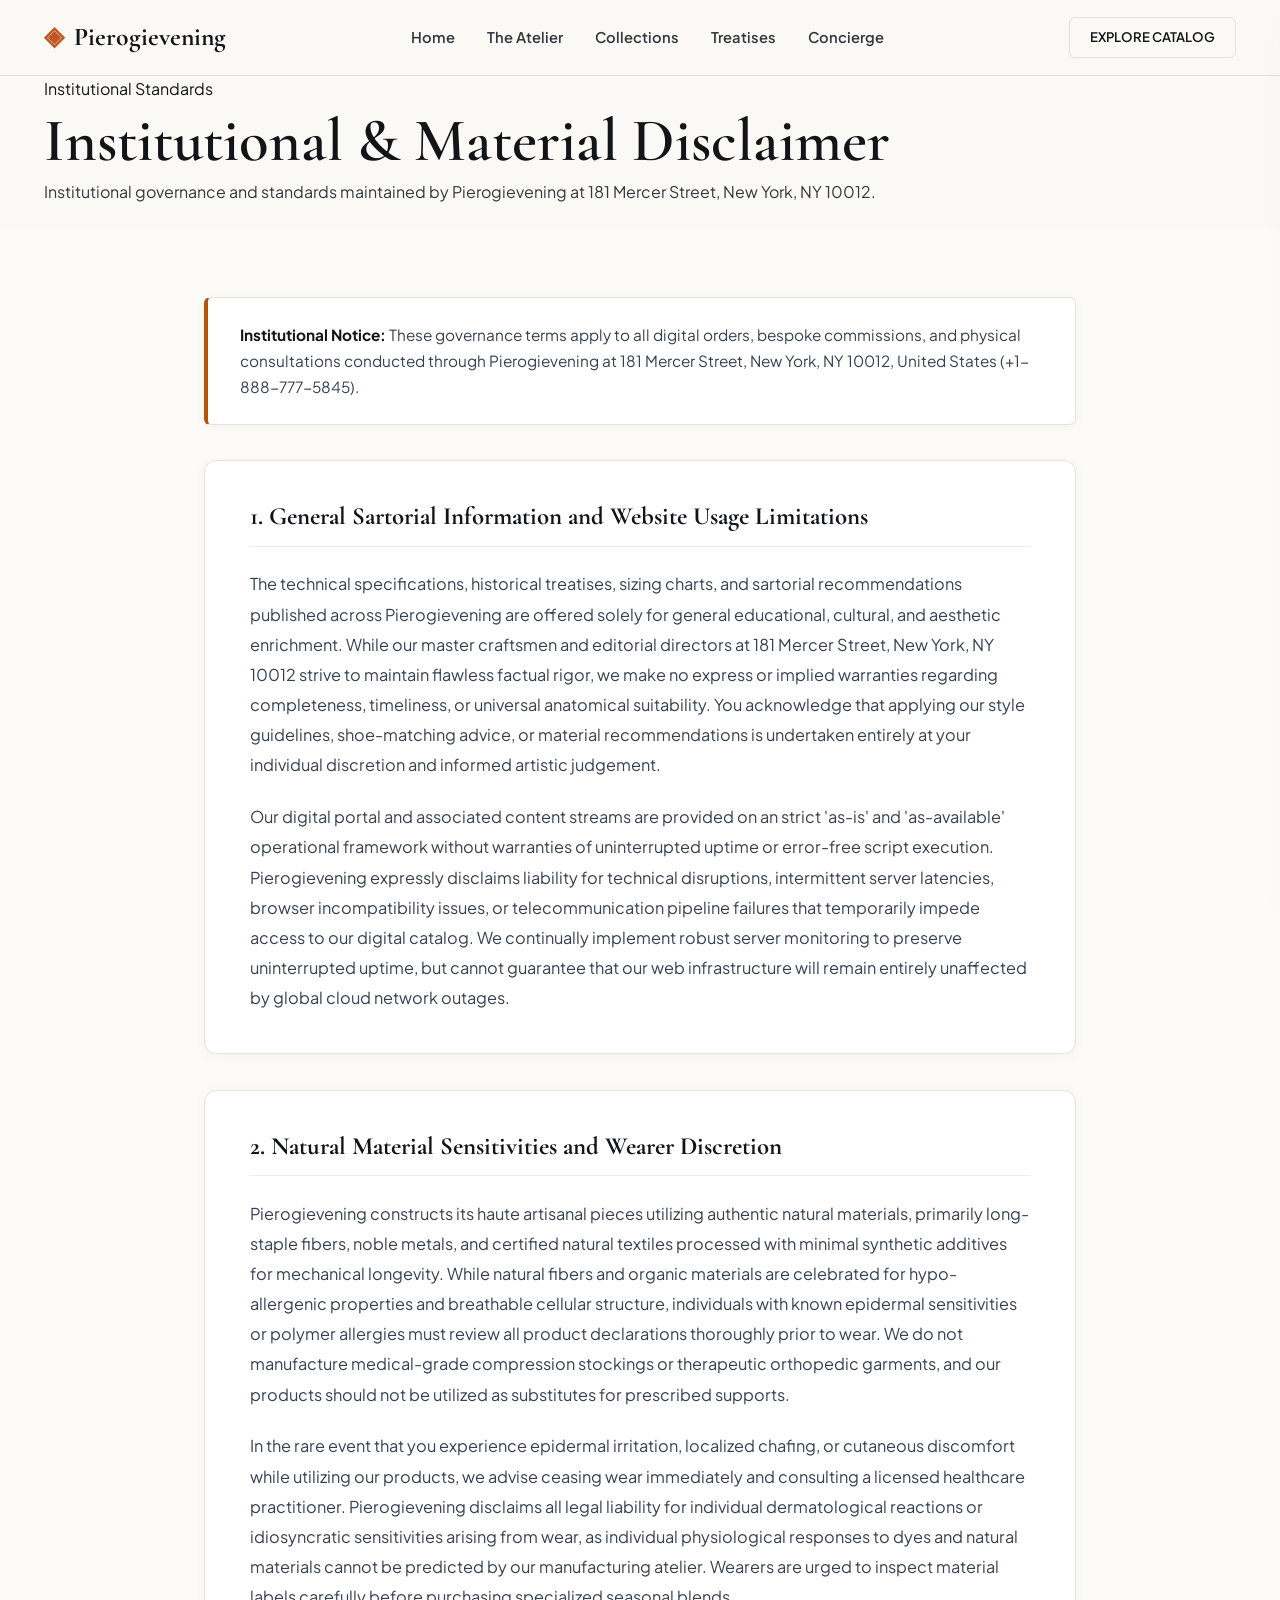
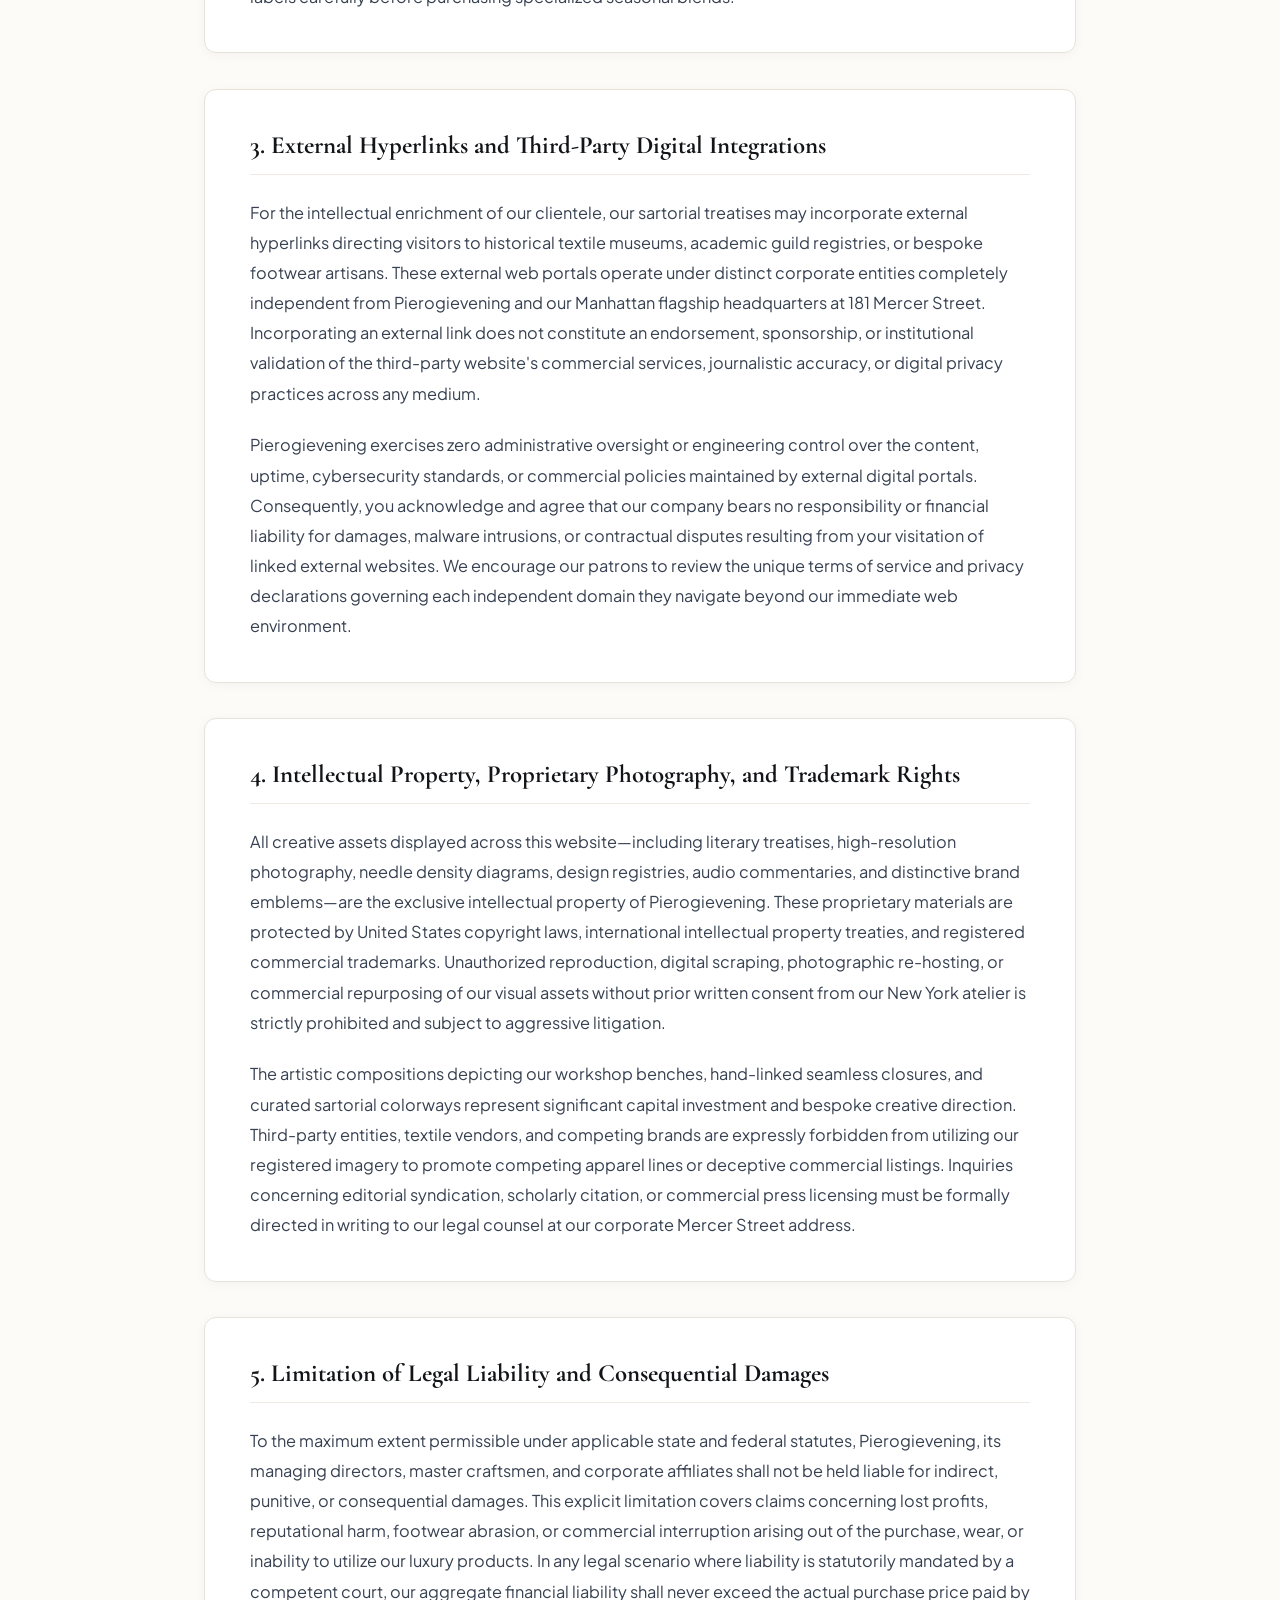
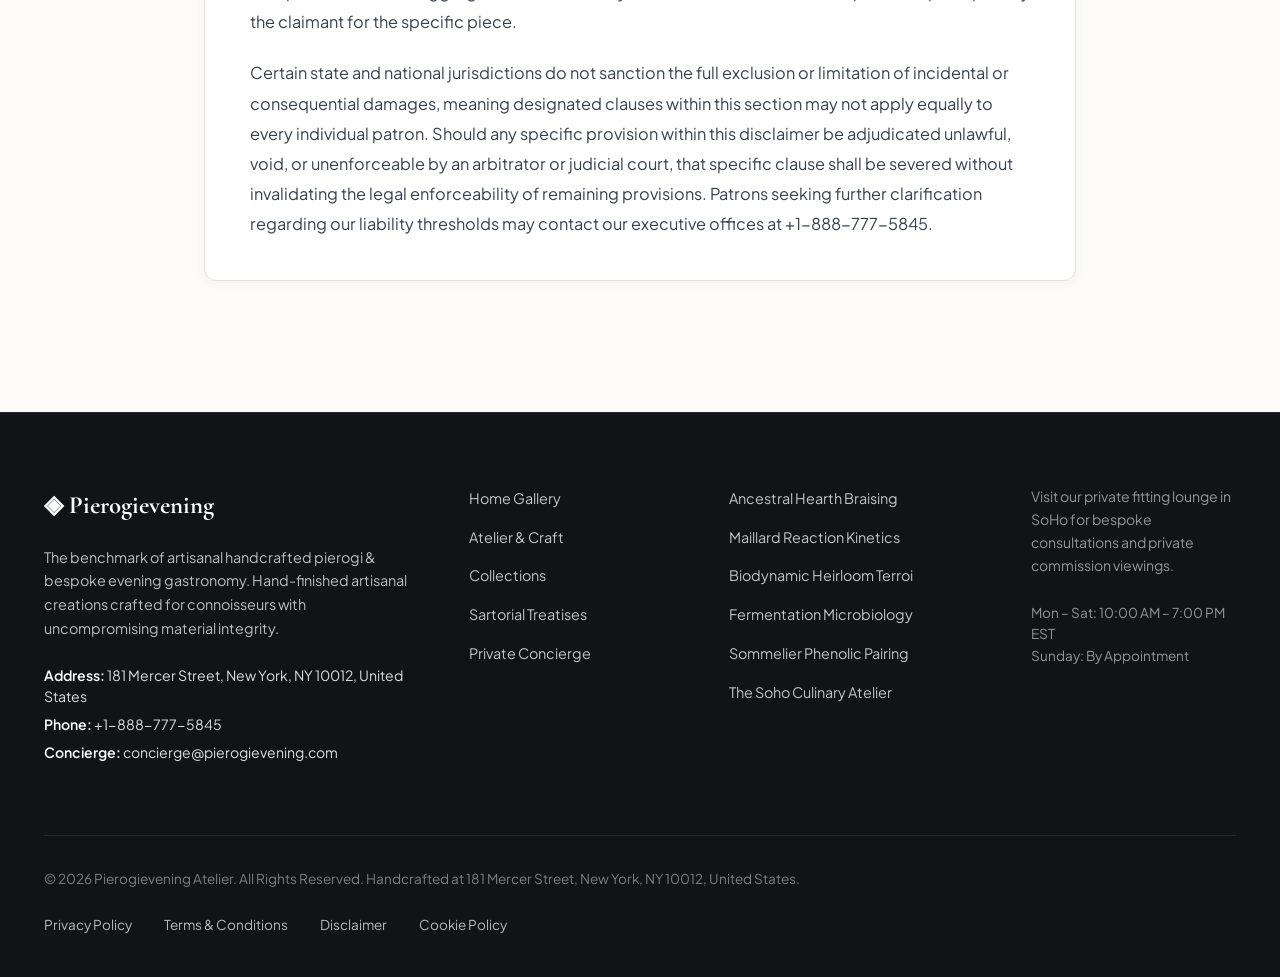
<file: disclaimer.html>
<!DOCTYPE html>
<html lang="en">
<head>
  <meta charset="UTF-8">
  <meta name="viewport" content="width=device-width, initial-scale=1.0">
  <title>Institutional & Material Disclaimer — Pierogievening</title>
  <meta name="description" content="Official Institutional & Material Disclaimer for Pierogievening at 181 Mercer Street, New York.">
  <link rel="canonical" href="https://pierogievening.com/disclaimer.html">
  <link rel="preconnect" href="https://fonts.googleapis.com">
  <link rel="preconnect" href="https://fonts.gstatic.com" crossorigin>
  <link href="https://fonts.googleapis.com/css2?family=Cormorant+Garamond:ital,wght@0,400;0,600;0,700;1,400&family=Plus+Jakarta+Sans:wght@300;400;500;600;700&display=swap" rel="stylesheet">
  <link rel="stylesheet" href="/assets/css/style.css">
  <!-- Google tag (gtag.js) -->
  <script async src="https://www.googletagmanager.com/gtag/js?id=G-0LY0HY7L01"></script>
  <script>
    window.dataLayer = window.dataLayer || [];
    function gtag(){dataLayer.push(arguments);}
    gtag('js', new Date());
    gtag('config', 'G-0LY0HY7L01');
  </script>

</head>
<body>
  <!-- Mandatory Global Site Header (Exactly 1 per page) -->
  <header class="site-header">
    <div class="header-container">
      <a href="/" class="brand-logo" aria-label="Pierogievening Home">
        <span class="logo-mark">◈</span>
        <span class="logo-text">Pierogievening</span>
      </a>
      <nav class="desktop-nav" aria-label="Primary Navigation">
        <a href="/" class="nav-link">Home</a>
        <a href="/about.html" class="nav-link">The Atelier</a>
        <a href="/collection.html" class="nav-link">Collections</a>
        <a href="/blog.html" class="nav-link">Treatises</a>
        <a href="/contact.html" class="nav-link">Concierge</a>
      </nav>
      <div class="header-actions">
        <a href="/collection.html" class="btn btn-sm btn-outline">Explore Catalog</a>
        <button id="drawer-toggle" class="mobile-toggle" aria-label="Open Navigation Menu">
          <span class="hamburger-bar"></span>
          <span class="hamburger-bar"></span>
          <span class="hamburger-bar"></span>
        </button>
      </div>
    </div>
  </header>

  <!-- Mandatory Mobile Navigation Drawer (Exactly 1 per page) -->
  <div class="mobile-drawer" id="mobile-drawer" aria-hidden="true">
    <div class="drawer-header">
      <div class="drawer-brand">Pierogievening</div>
      <button id="drawer-close" class="drawer-close-btn" aria-label="Close Navigation Menu">&times;</button>
    </div>
    <nav class="drawer-nav" aria-label="Mobile Navigation">
      <a href="/" class="drawer-link">Home</a>
      <a href="/about.html" class="drawer-link">The Atelier &amp; Craft</a>
      <a href="/collection.html" class="drawer-link">Curated Artisan Pierogi &amp; Evening Degustation Menu</a>
      <a href="/blog.html" class="drawer-link">Sartorial Treatises</a>
      <a href="/contact.html" class="drawer-link">Private Concierge</a>
    </nav>
    <div class="drawer-footer">
      <p class="drawer-contact-title">Manhattan Atelier &amp; Suite</p>
      <p class="drawer-contact-info">181 Mercer Street, New York, NY 10012, United States</p>
      <p class="drawer-contact-info">Tel: +1-888-777-5845</p>
      <p class="drawer-contact-info">Email: concierge@pierogievening.com</p>
    </div>
  </div>
  <div id="drawer-overlay" class="drawer-overlay"></div>
  <section class="page-hero">
    <div class="container">
      <span class="hero-badge">Institutional Standards</span>
      <h1>Institutional & Material Disclaimer</h1>
      <p class="lead">Institutional governance and standards maintained by Pierogievening at 181 Mercer Street, New York, NY 10012.</p>
    </div>
  </section>
  <main class="policy-page-wrapper">
    <div class="policy-container">
      <div class="policy-box">
        <strong>Institutional Notice:</strong> These governance terms apply to all digital orders, bespoke commissions, and physical consultations conducted through Pierogievening at 181 Mercer Street, New York, NY 10012, United States (+1-888-777-5845).
      </div>      <article class="policy-block">
        <h2>1. General Sartorial Information and Website Usage Limitations</h2>        <p class="policy-p">The technical specifications, historical treatises, sizing charts, and sartorial recommendations published across Pierogievening are offered solely for general educational, cultural, and aesthetic enrichment. While our master craftsmen and editorial directors at 181 Mercer Street, New York, NY 10012 strive to maintain flawless factual rigor, we make no express or implied warranties regarding completeness, timeliness, or universal anatomical suitability. You acknowledge that applying our style guidelines, shoe-matching advice, or material recommendations is undertaken entirely at your individual discretion and informed artistic judgement.</p>        <p class="policy-p">Our digital portal and associated content streams are provided on an strict 'as-is' and 'as-available' operational framework without warranties of uninterrupted uptime or error-free script execution. Pierogievening expressly disclaims liability for technical disruptions, intermittent server latencies, browser incompatibility issues, or telecommunication pipeline failures that temporarily impede access to our digital catalog. We continually implement robust server monitoring to preserve uninterrupted uptime, but cannot guarantee that our web infrastructure will remain entirely unaffected by global cloud network outages.</p>      </article>      <article class="policy-block">
        <h2>2. Natural Material Sensitivities and Wearer Discretion</h2>        <p class="policy-p">Pierogievening constructs its haute artisanal pieces utilizing authentic natural materials, primarily long-staple fibers, noble metals, and certified natural textiles processed with minimal synthetic additives for mechanical longevity. While natural fibers and organic materials are celebrated for hypo-allergenic properties and breathable cellular structure, individuals with known epidermal sensitivities or polymer allergies must review all product declarations thoroughly prior to wear. We do not manufacture medical-grade compression stockings or therapeutic orthopedic garments, and our products should not be utilized as substitutes for prescribed supports.</p>        <p class="policy-p">In the rare event that you experience epidermal irritation, localized chafing, or cutaneous discomfort while utilizing our products, we advise ceasing wear immediately and consulting a licensed healthcare practitioner. Pierogievening disclaims all legal liability for individual dermatological reactions or idiosyncratic sensitivities arising from wear, as individual physiological responses to dyes and natural materials cannot be predicted by our manufacturing atelier. Wearers are urged to inspect material labels carefully before purchasing specialized seasonal blends.</p>      </article>      <article class="policy-block">
        <h2>3. External Hyperlinks and Third-Party Digital Integrations</h2>        <p class="policy-p">For the intellectual enrichment of our clientele, our sartorial treatises may incorporate external hyperlinks directing visitors to historical textile museums, academic guild registries, or bespoke footwear artisans. These external web portals operate under distinct corporate entities completely independent from Pierogievening and our Manhattan flagship headquarters at 181 Mercer Street. Incorporating an external link does not constitute an endorsement, sponsorship, or institutional validation of the third-party website's commercial services, journalistic accuracy, or digital privacy practices across any medium.</p>        <p class="policy-p">Pierogievening exercises zero administrative oversight or engineering control over the content, uptime, cybersecurity standards, or commercial policies maintained by external digital portals. Consequently, you acknowledge and agree that our company bears no responsibility or financial liability for damages, malware intrusions, or contractual disputes resulting from your visitation of linked external websites. We encourage our patrons to review the unique terms of service and privacy declarations governing each independent domain they navigate beyond our immediate web environment.</p>      </article>      <article class="policy-block">
        <h2>4. Intellectual Property, Proprietary Photography, and Trademark Rights</h2>        <p class="policy-p">All creative assets displayed across this website—including literary treatises, high-resolution photography, needle density diagrams, design registries, audio commentaries, and distinctive brand emblems—are the exclusive intellectual property of Pierogievening. These proprietary materials are protected by United States copyright laws, international intellectual property treaties, and registered commercial trademarks. Unauthorized reproduction, digital scraping, photographic re-hosting, or commercial repurposing of our visual assets without prior written consent from our New York atelier is strictly prohibited and subject to aggressive litigation.</p>        <p class="policy-p">The artistic compositions depicting our workshop benches, hand-linked seamless closures, and curated sartorial colorways represent significant capital investment and bespoke creative direction. Third-party entities, textile vendors, and competing brands are expressly forbidden from utilizing our registered imagery to promote competing apparel lines or deceptive commercial listings. Inquiries concerning editorial syndication, scholarly citation, or commercial press licensing must be formally directed in writing to our legal counsel at our corporate Mercer Street address.</p>      </article>      <article class="policy-block">
        <h2>5. Limitation of Legal Liability and Consequential Damages</h2>        <p class="policy-p">To the maximum extent permissible under applicable state and federal statutes, Pierogievening, its managing directors, master craftsmen, and corporate affiliates shall not be held liable for indirect, punitive, or consequential damages. This explicit limitation covers claims concerning lost profits, reputational harm, footwear abrasion, or commercial interruption arising out of the purchase, wear, or inability to utilize our luxury products. In any legal scenario where liability is statutorily mandated by a competent court, our aggregate financial liability shall never exceed the actual purchase price paid by the claimant for the specific piece.</p>        <p class="policy-p">Certain state and national jurisdictions do not sanction the full exclusion or limitation of incidental or consequential damages, meaning designated clauses within this section may not apply equally to every individual patron. Should any specific provision within this disclaimer be adjudicated unlawful, void, or unenforceable by an arbitrator or judicial court, that specific clause shall be severed without invalidating the legal enforceability of remaining provisions. Patrons seeking further clarification regarding our liability thresholds may contact our executive offices at +1-888-777-5845.</p>      </article>    </div>
  </main>
  <!-- Mandatory Global Site Footer (Minimalist 4-Column Horizontal Spread Layout) -->
  <footer class="site-footer">
    <div class="container">
      <div class="footer-grid">
        <div class="footer-col">
          <div class="footer-brand">◈ Pierogievening</div>
          <p class="footer-desc">
            The benchmark of artisanal handcrafted pierogi &amp; bespoke evening gastronomy. Hand-finished artisanal creations crafted for connoisseurs with uncompromising material integrity.
          </p>
          <div class="footer-contact-item"><strong>Address:</strong> 181 Mercer Street, New York, NY 10012, United States</div>
          <div class="footer-contact-item"><strong>Phone:</strong> +1-888-777-5845</div>
          <div class="footer-contact-item"><strong>Concierge:</strong> concierge@pierogievening.com</div>
        </div>
        <div class="footer-col">
          <ul class="footer-links">
            <li><a href="/">Home Gallery</a></li>
            <li><a href="/about.html">Atelier &amp; Craft</a></li>
            <li><a href="/collection.html">Collections</a></li>
            <li><a href="/blog.html">Sartorial Treatises</a></li>
            <li><a href="/contact.html">Private Concierge</a></li>
          </ul>
        </div>
        <div class="footer-col">
          <ul class="footer-links">
            <li><a href="/blog/ancestral-hearth-braising-and-casserole-convection.html">Ancestral Hearth Braising</a></li>
            <li><a href="/blog/maillard-reaction-kinetics-and-umami-extraction.html">Maillard Reaction Kinetics</a></li>
            <li><a href="/blog/biodynamic-heirloom-terroir-and-microclimate-botany.html">Biodynamic Heirloom Terroi</a></li>
            <li><a href="/blog/fermentation-microbiology-and-lactic-acid-maturation.html">Fermentation Microbiology</a></li>
            <li><a href="/blog/sommelier-phenolic-pairing-and-acid-tannin-balance.html">Sommelier Phenolic Pairing</a></li>
            <li><a href="/blog/soho-culinary-atelier-service-and-banquet-hospitality.html">The Soho Culinary Atelier</a></li>
          </ul>
        </div>
        <div class="footer-col">
          <p class="footer-salon-desc">
            Visit our private fitting lounge in SoHo for bespoke consultations and private commission viewings.
          </p>
          <p class="footer-hours">
            Mon &ndash; Sat: 10:00 AM &ndash; 7:00 PM<br>EST<br>Sunday: By Appointment
          </p>
        </div>
      </div>
      <div class="footer-bottom">
        <p>&copy; 2026 Pierogievening Atelier. All Rights Reserved. Handcrafted at 181 Mercer Street, New York, NY 10012, United States.</p>
        <div class="footer-legal-links">
          <a href="/privacy-policy.html">Privacy Policy</a>
          <a href="/terms-and-conditions.html">Terms &amp; Conditions</a>
          <a href="/disclaimer.html">Disclaimer</a>
          <a href="/cookie-policy.html">Cookie Policy</a>
        </div>
      </div>
    </div>
  </footer>
  <script src="/assets/js/main.js"></script>
</body>
</html>
</file>
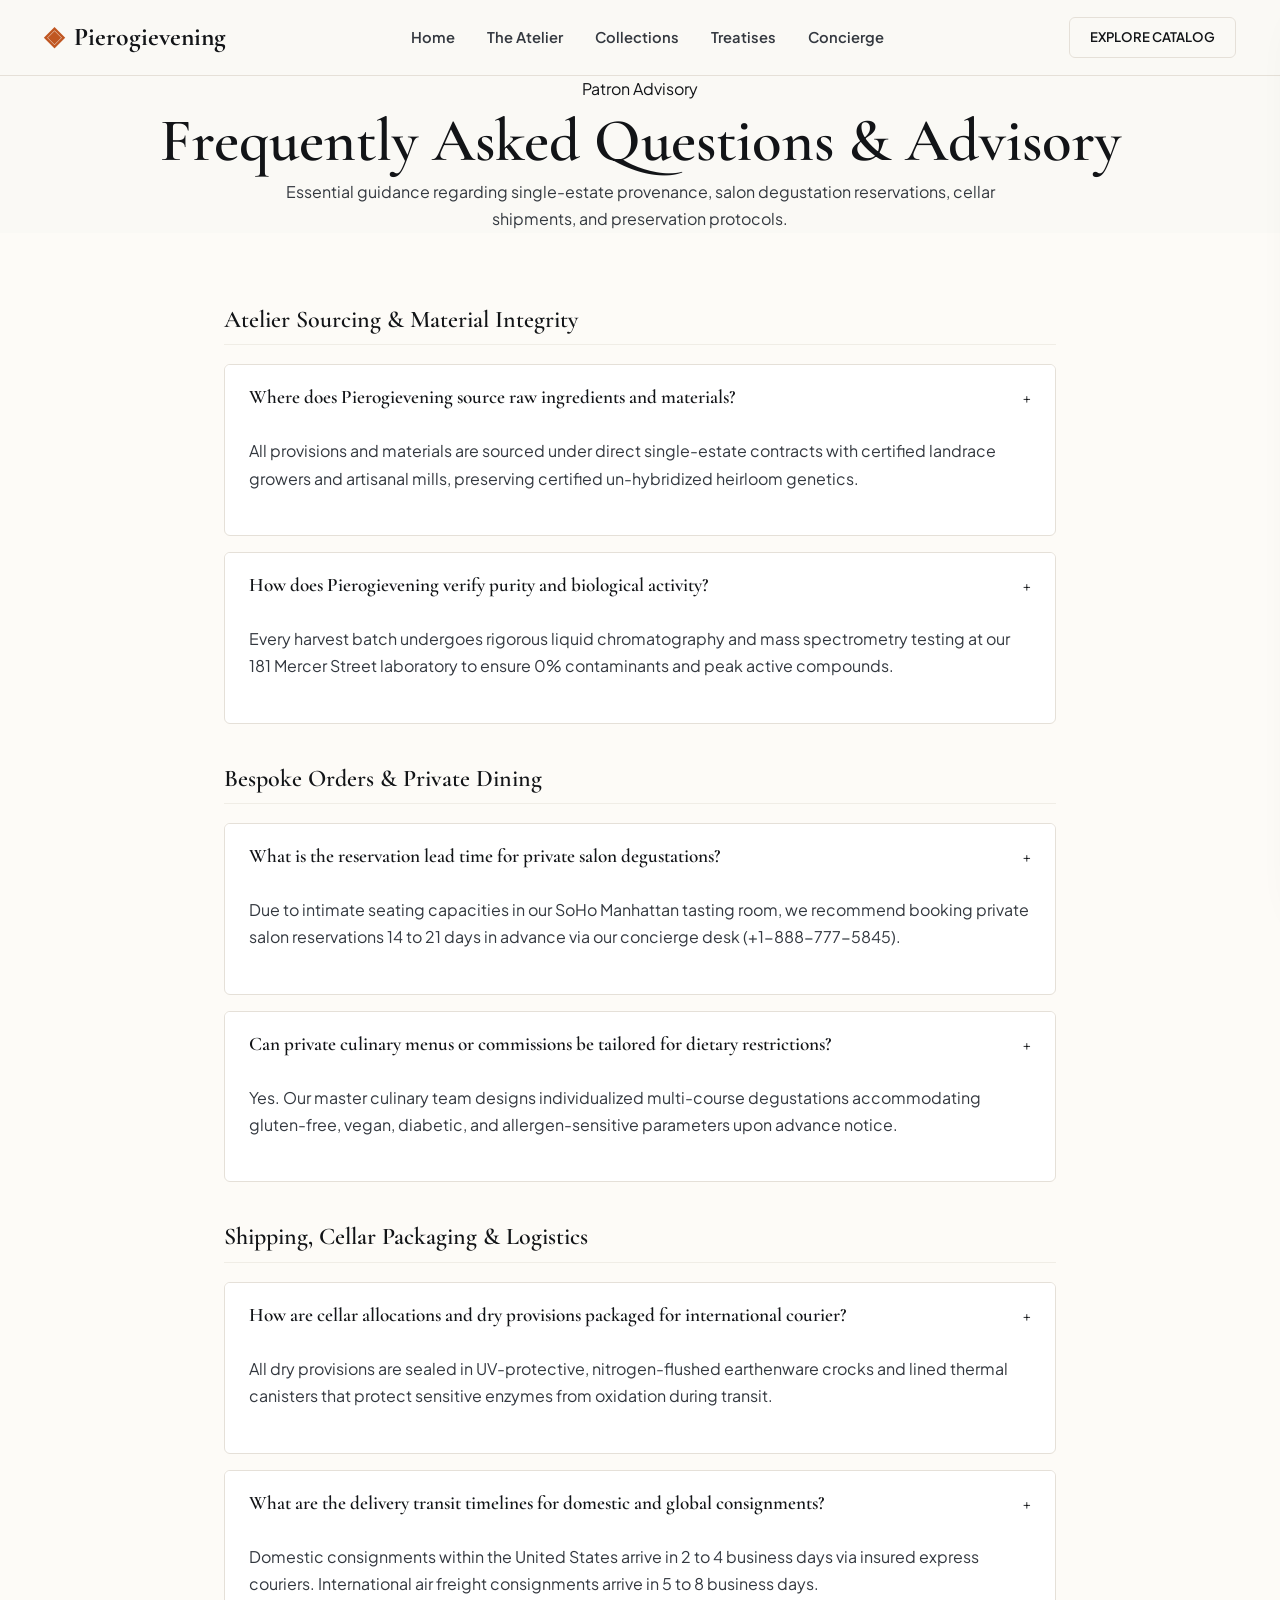
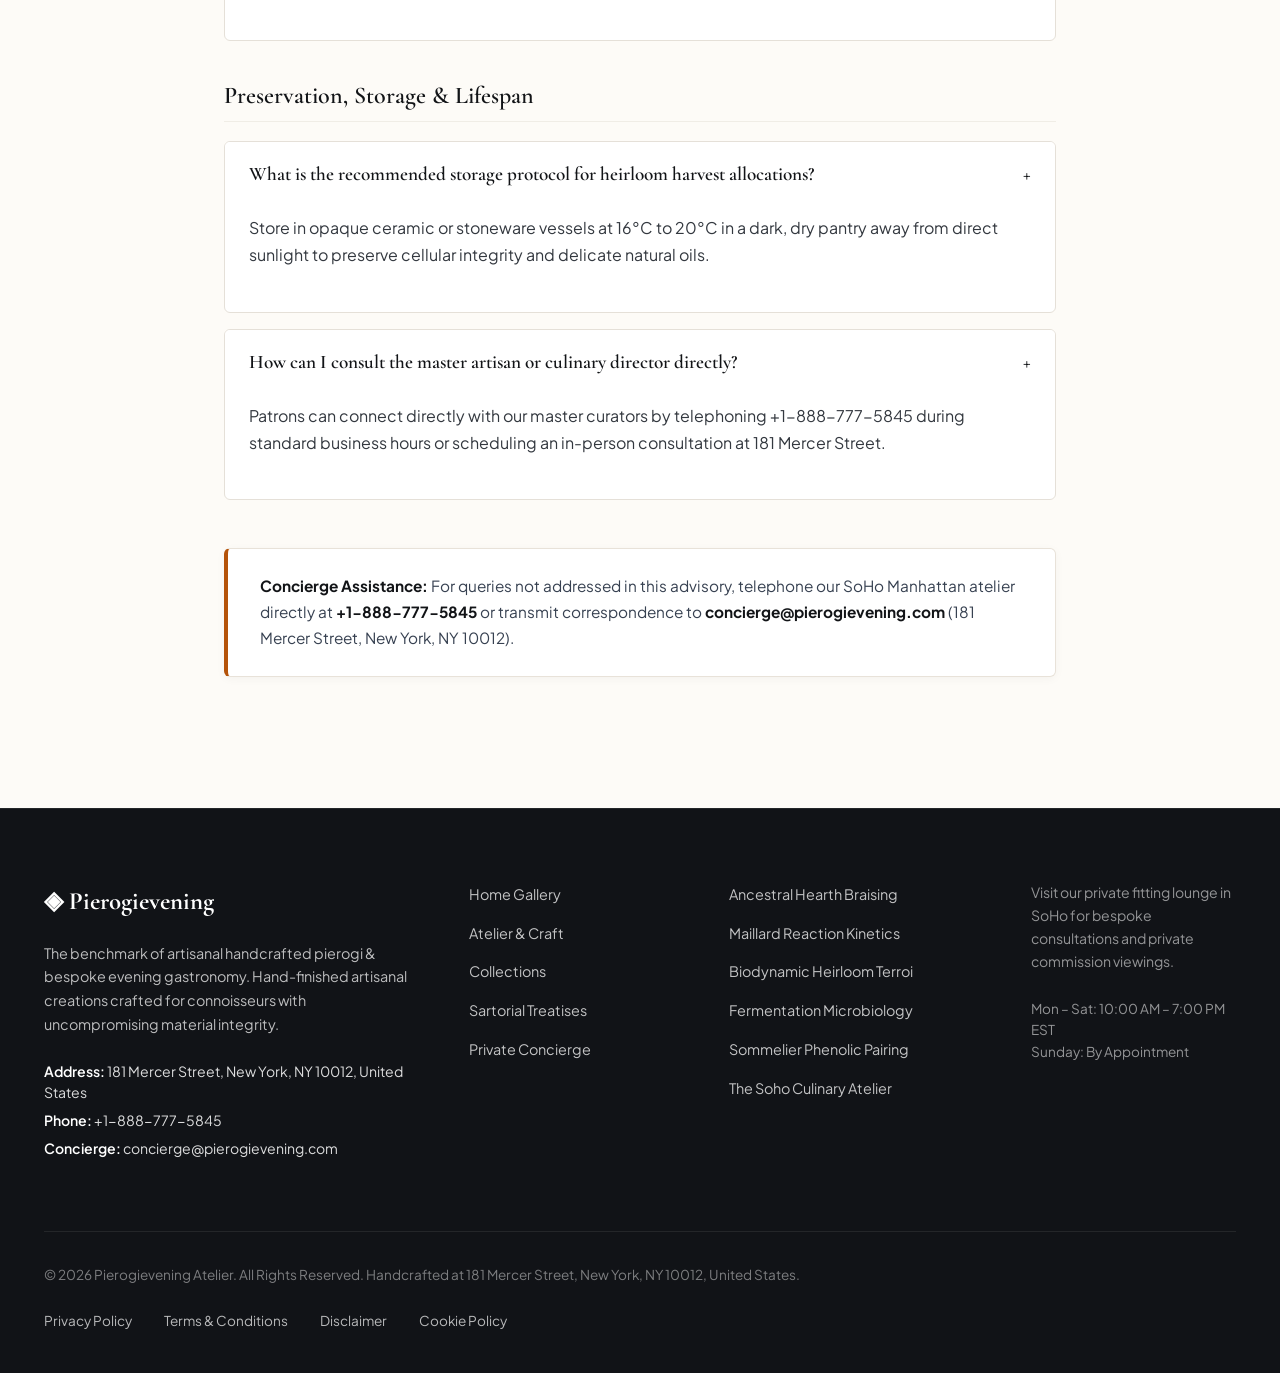
<file: faq.html>
<!DOCTYPE html>
<html lang="en">
<head>
  <meta charset="UTF-8">
  <meta name="viewport" content="width=device-width, initial-scale=1.0">
  <title>Frequently Asked Questions & Patron Advisory — Pierogievening</title>
  <meta name="description" content="Official patron FAQ and advisory for Pierogievening at 181 Mercer Street, New York.">
  <link rel="canonical" href="https://pierogievening.com/faq.html">
  <link rel="preconnect" href="https://fonts.googleapis.com">
  <link rel="preconnect" href="https://fonts.gstatic.com" crossorigin>
  <link href="https://fonts.googleapis.com/css2?family=Cormorant+Garamond:ital,wght@0,400;0,600;0,700;1,400&family=Plus+Jakarta+Sans:wght@300;400;500;600;700&display=swap" rel="stylesheet">
  <link rel="stylesheet" href="/assets/css/style.css">
  <!-- Google tag (gtag.js) -->
  <script async src="https://www.googletagmanager.com/gtag/js?id=G-0LY0HY7L01"></script>
  <script>
    window.dataLayer = window.dataLayer || [];
    function gtag(){dataLayer.push(arguments);}
    gtag('js', new Date());
    gtag('config', 'G-0LY0HY7L01');
  </script>

</head>
<body>
  <!-- Mandatory Global Site Header (Exactly 1 per page) -->
  <header class="site-header">
    <div class="header-container">
      <a href="/" class="brand-logo" aria-label="Pierogievening Home">
        <span class="logo-mark">◈</span>
        <span class="logo-text">Pierogievening</span>
      </a>
      <nav class="desktop-nav" aria-label="Primary Navigation">
        <a href="/" class="nav-link">Home</a>
        <a href="/about.html" class="nav-link">The Atelier</a>
        <a href="/collection.html" class="nav-link">Collections</a>
        <a href="/blog.html" class="nav-link">Treatises</a>
        <a href="/contact.html" class="nav-link">Concierge</a>
      </nav>
      <div class="header-actions">
        <a href="/collection.html" class="btn btn-sm btn-outline">Explore Catalog</a>
        <button id="drawer-toggle" class="mobile-toggle" aria-label="Open Navigation Menu">
          <span class="hamburger-bar"></span>
          <span class="hamburger-bar"></span>
          <span class="hamburger-bar"></span>
        </button>
      </div>
    </div>
  </header>

  <!-- Mandatory Mobile Navigation Drawer (Exactly 1 per page) -->
  <div class="mobile-drawer" id="mobile-drawer" aria-hidden="true">
    <div class="drawer-header">
      <div class="drawer-brand">Pierogievening</div>
      <button id="drawer-close" class="drawer-close-btn" aria-label="Close Navigation Menu">&times;</button>
    </div>
    <nav class="drawer-nav" aria-label="Mobile Navigation">
      <a href="/" class="drawer-link">Home</a>
      <a href="/about.html" class="drawer-link">The Atelier &amp; Craft</a>
      <a href="/collection.html" class="drawer-link">Curated Artisan Pierogi &amp; Evening Degustation Menu</a>
      <a href="/blog.html" class="drawer-link">Sartorial Treatises</a>
      <a href="/contact.html" class="drawer-link">Private Concierge</a>
    </nav>
    <div class="drawer-footer">
      <p class="drawer-contact-title">Manhattan Atelier &amp; Suite</p>
      <p class="drawer-contact-info">181 Mercer Street, New York, NY 10012, United States</p>
      <p class="drawer-contact-info">Tel: +1-888-777-5845</p>
      <p class="drawer-contact-info">Email: concierge@pierogievening.com</p>
    </div>
  </div>
  <div id="drawer-overlay" class="drawer-overlay"></div>
  <section class="page-hero">
    <div class="container text-center">
      <span class="hero-badge">Patron Advisory</span>
      <h1>Frequently Asked Questions &amp; Advisory</h1>
      <p class="lead" style="margin: 0 auto; max-width: 720px;">Essential guidance regarding single-estate provenance, salon degustation reservations, cellar shipments, and preservation protocols.</p>
    </div>
  </section>
  <main class="section" style="padding: 4.5rem 0 6rem; background: #FDFBF7;">
    <div class="container" style="max-width: 880px;">
      <div style="margin-bottom: 2.5rem;">
        <h2 style="font-family: var(--font-serif); font-size: 1.5rem; color: var(--color-primary); margin-bottom: 1.2rem; border-bottom: 1px solid var(--color-border-light); padding-bottom: 0.6rem;">Atelier Sourcing & Material Integrity</h2>
        <div class="faq-section" style="margin: 0;">
          <div class="faq-item">
            <button class="faq-question"><span>Where does Pierogievening source raw ingredients and materials?</span><span class="faq-icon">+</span></button>
            <div class="faq-answer"><p style="padding-top: 0.5rem; line-height: 1.7;">All provisions and materials are sourced under direct single-estate contracts with certified landrace growers and artisanal mills, preserving certified un-hybridized heirloom genetics.</p></div>
          </div>
          <div class="faq-item">
            <button class="faq-question"><span>How does Pierogievening verify purity and biological activity?</span><span class="faq-icon">+</span></button>
            <div class="faq-answer"><p style="padding-top: 0.5rem; line-height: 1.7;">Every harvest batch undergoes rigorous liquid chromatography and mass spectrometry testing at our 181 Mercer Street laboratory to ensure 0% contaminants and peak active compounds.</p></div>
          </div>
        </div>
      </div>
      <div style="margin-bottom: 2.5rem;">
        <h2 style="font-family: var(--font-serif); font-size: 1.5rem; color: var(--color-primary); margin-bottom: 1.2rem; border-bottom: 1px solid var(--color-border-light); padding-bottom: 0.6rem;">Bespoke Orders & Private Dining</h2>
        <div class="faq-section" style="margin: 0;">
          <div class="faq-item">
            <button class="faq-question"><span>What is the reservation lead time for private salon degustations?</span><span class="faq-icon">+</span></button>
            <div class="faq-answer"><p style="padding-top: 0.5rem; line-height: 1.7;">Due to intimate seating capacities in our SoHo Manhattan tasting room, we recommend booking private salon reservations 14 to 21 days in advance via our concierge desk (+1-888-777-5845).</p></div>
          </div>
          <div class="faq-item">
            <button class="faq-question"><span>Can private culinary menus or commissions be tailored for dietary restrictions?</span><span class="faq-icon">+</span></button>
            <div class="faq-answer"><p style="padding-top: 0.5rem; line-height: 1.7;">Yes. Our master culinary team designs individualized multi-course degustations accommodating gluten-free, vegan, diabetic, and allergen-sensitive parameters upon advance notice.</p></div>
          </div>
        </div>
      </div>
      <div style="margin-bottom: 2.5rem;">
        <h2 style="font-family: var(--font-serif); font-size: 1.5rem; color: var(--color-primary); margin-bottom: 1.2rem; border-bottom: 1px solid var(--color-border-light); padding-bottom: 0.6rem;">Shipping, Cellar Packaging & Logistics</h2>
        <div class="faq-section" style="margin: 0;">
          <div class="faq-item">
            <button class="faq-question"><span>How are cellar allocations and dry provisions packaged for international courier?</span><span class="faq-icon">+</span></button>
            <div class="faq-answer"><p style="padding-top: 0.5rem; line-height: 1.7;">All dry provisions are sealed in UV-protective, nitrogen-flushed earthenware crocks and lined thermal canisters that protect sensitive enzymes from oxidation during transit.</p></div>
          </div>
          <div class="faq-item">
            <button class="faq-question"><span>What are the delivery transit timelines for domestic and global consignments?</span><span class="faq-icon">+</span></button>
            <div class="faq-answer"><p style="padding-top: 0.5rem; line-height: 1.7;">Domestic consignments within the United States arrive in 2 to 4 business days via insured express couriers. International air freight consignments arrive in 5 to 8 business days.</p></div>
          </div>
        </div>
      </div>
      <div style="margin-bottom: 2.5rem;">
        <h2 style="font-family: var(--font-serif); font-size: 1.5rem; color: var(--color-primary); margin-bottom: 1.2rem; border-bottom: 1px solid var(--color-border-light); padding-bottom: 0.6rem;">Preservation, Storage & Lifespan</h2>
        <div class="faq-section" style="margin: 0;">
          <div class="faq-item">
            <button class="faq-question"><span>What is the recommended storage protocol for heirloom harvest allocations?</span><span class="faq-icon">+</span></button>
            <div class="faq-answer"><p style="padding-top: 0.5rem; line-height: 1.7;">Store in opaque ceramic or stoneware vessels at 16°C to 20°C in a dark, dry pantry away from direct sunlight to preserve cellular integrity and delicate natural oils.</p></div>
          </div>
          <div class="faq-item">
            <button class="faq-question"><span>How can I consult the master artisan or culinary director directly?</span><span class="faq-icon">+</span></button>
            <div class="faq-answer"><p style="padding-top: 0.5rem; line-height: 1.7;">Patrons can connect directly with our master curators by telephoning +1-888-777-5845 during standard business hours or scheduling an in-person consultation at 181 Mercer Street.</p></div>
          </div>
        </div>
      </div>

      <div class="policy-box" style="margin-top: 3rem;">
        <strong>Concierge Assistance:</strong> For queries not addressed in this advisory, telephone our SoHo Manhattan atelier directly at <strong>+1-888-777-5845</strong> or transmit correspondence to <strong>concierge@pierogievening.com</strong> (181 Mercer Street, New York, NY 10012).
      </div>
    </div>
  </main>
  <!-- Mandatory Global Site Footer (Minimalist 4-Column Horizontal Spread Layout) -->
  <footer class="site-footer">
    <div class="container">
      <div class="footer-grid">
        <div class="footer-col">
          <div class="footer-brand">◈ Pierogievening</div>
          <p class="footer-desc">
            The benchmark of artisanal handcrafted pierogi &amp; bespoke evening gastronomy. Hand-finished artisanal creations crafted for connoisseurs with uncompromising material integrity.
          </p>
          <div class="footer-contact-item"><strong>Address:</strong> 181 Mercer Street, New York, NY 10012, United States</div>
          <div class="footer-contact-item"><strong>Phone:</strong> +1-888-777-5845</div>
          <div class="footer-contact-item"><strong>Concierge:</strong> concierge@pierogievening.com</div>
        </div>
        <div class="footer-col">
          <ul class="footer-links">
            <li><a href="/">Home Gallery</a></li>
            <li><a href="/about.html">Atelier &amp; Craft</a></li>
            <li><a href="/collection.html">Collections</a></li>
            <li><a href="/blog.html">Sartorial Treatises</a></li>
            <li><a href="/contact.html">Private Concierge</a></li>
          </ul>
        </div>
        <div class="footer-col">
          <ul class="footer-links">
            <li><a href="/blog/ancestral-hearth-braising-and-casserole-convection.html">Ancestral Hearth Braising</a></li>
            <li><a href="/blog/maillard-reaction-kinetics-and-umami-extraction.html">Maillard Reaction Kinetics</a></li>
            <li><a href="/blog/biodynamic-heirloom-terroir-and-microclimate-botany.html">Biodynamic Heirloom Terroi</a></li>
            <li><a href="/blog/fermentation-microbiology-and-lactic-acid-maturation.html">Fermentation Microbiology</a></li>
            <li><a href="/blog/sommelier-phenolic-pairing-and-acid-tannin-balance.html">Sommelier Phenolic Pairing</a></li>
            <li><a href="/blog/soho-culinary-atelier-service-and-banquet-hospitality.html">The Soho Culinary Atelier</a></li>
          </ul>
        </div>
        <div class="footer-col">
          <p class="footer-salon-desc">
            Visit our private fitting lounge in SoHo for bespoke consultations and private commission viewings.
          </p>
          <p class="footer-hours">
            Mon &ndash; Sat: 10:00 AM &ndash; 7:00 PM<br>EST<br>Sunday: By Appointment
          </p>
        </div>
      </div>
      <div class="footer-bottom">
        <p>&copy; 2026 Pierogievening Atelier. All Rights Reserved. Handcrafted at 181 Mercer Street, New York, NY 10012, United States.</p>
        <div class="footer-legal-links">
          <a href="/privacy-policy.html">Privacy Policy</a>
          <a href="/terms-and-conditions.html">Terms &amp; Conditions</a>
          <a href="/disclaimer.html">Disclaimer</a>
          <a href="/cookie-policy.html">Cookie Policy</a>
        </div>
      </div>
    </div>
  </footer>
  <script src="/assets/js/main.js"></script>
</body>
</html>
</file>
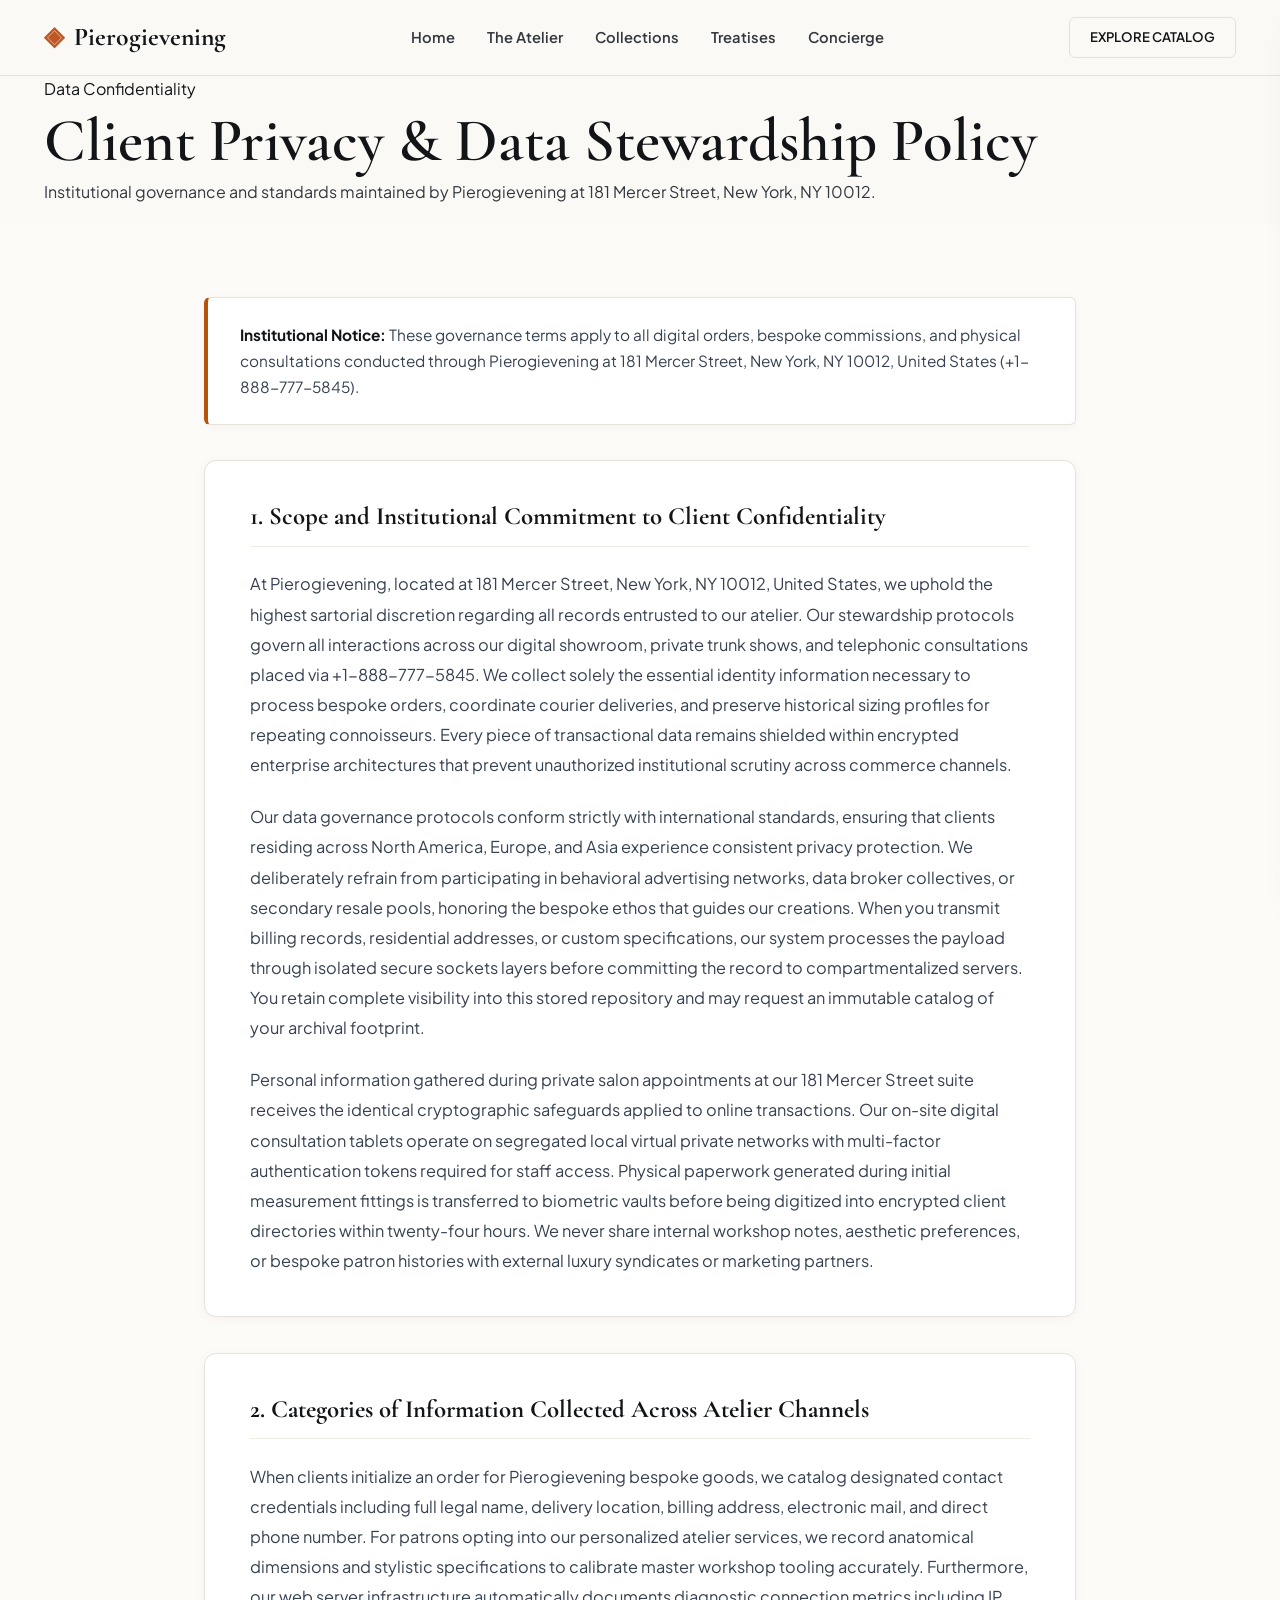
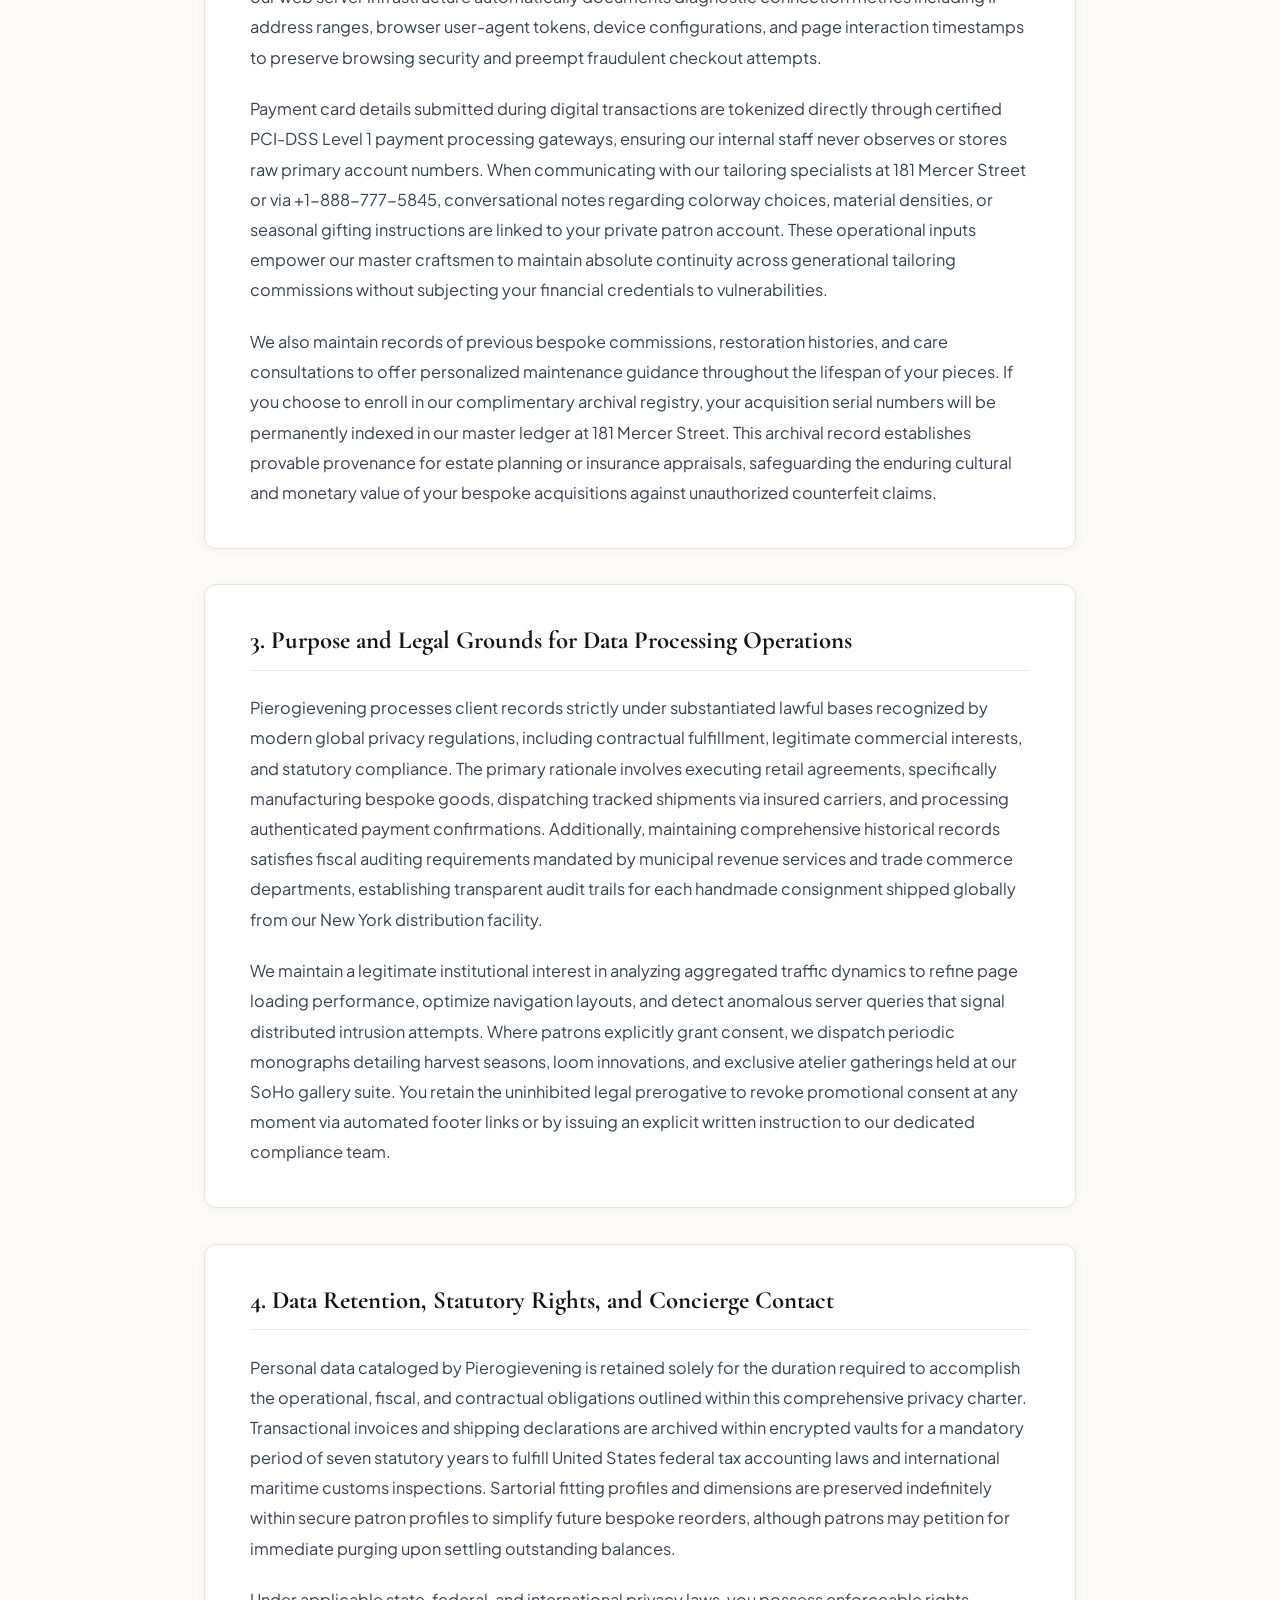
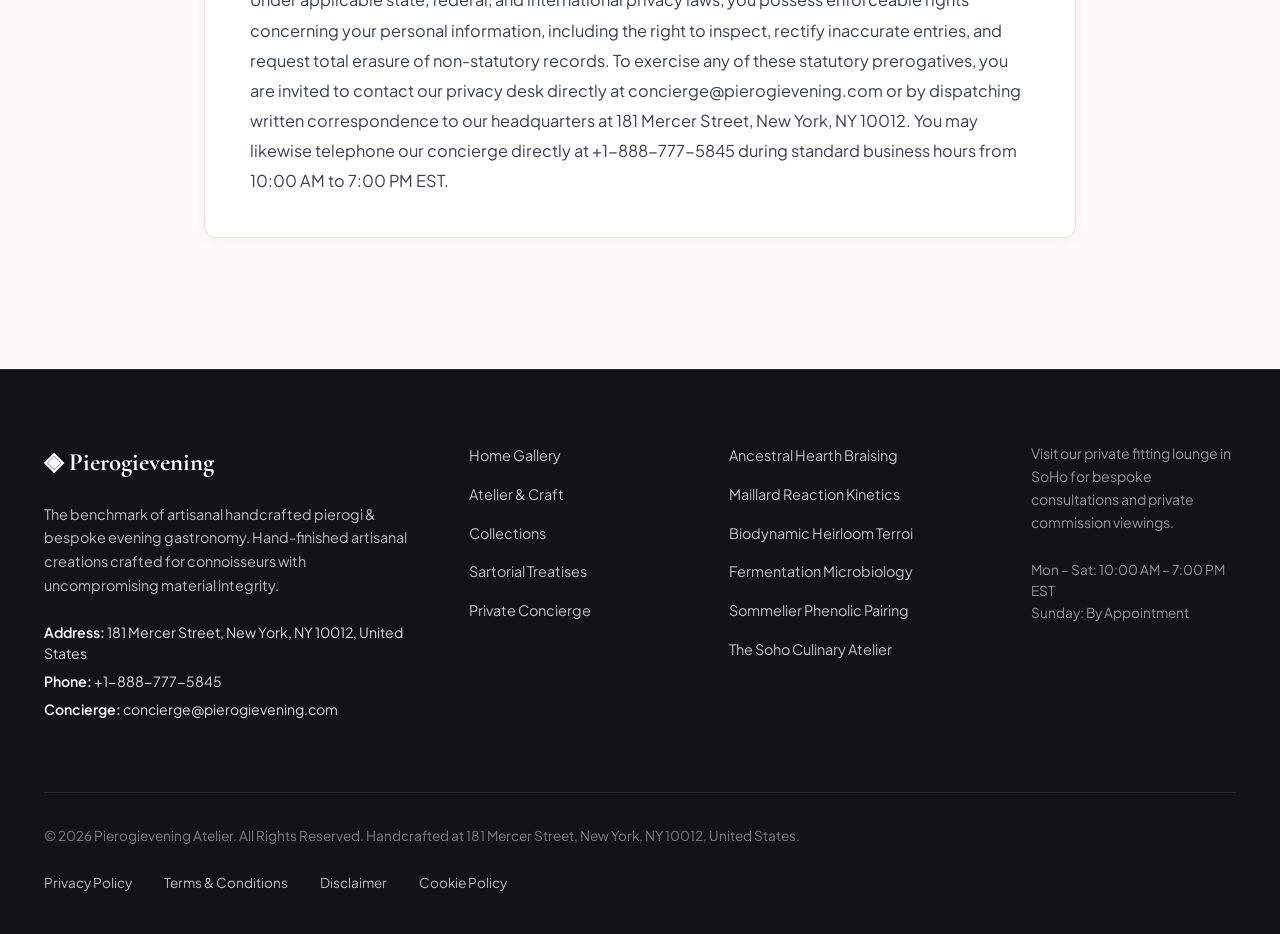
<file: privacy-policy.html>
<!DOCTYPE html>
<html lang="en">
<head>
  <meta charset="UTF-8">
  <meta name="viewport" content="width=device-width, initial-scale=1.0">
  <title>Client Privacy & Data Stewardship Policy — Pierogievening</title>
  <meta name="description" content="Official Client Privacy & Data Stewardship Policy for Pierogievening at 181 Mercer Street, New York.">
  <link rel="canonical" href="https://pierogievening.com/privacy-policy.html">
  <link rel="preconnect" href="https://fonts.googleapis.com">
  <link rel="preconnect" href="https://fonts.gstatic.com" crossorigin>
  <link href="https://fonts.googleapis.com/css2?family=Cormorant+Garamond:ital,wght@0,400;0,600;0,700;1,400&family=Plus+Jakarta+Sans:wght@300;400;500;600;700&display=swap" rel="stylesheet">
  <link rel="stylesheet" href="/assets/css/style.css">
  <!-- Google tag (gtag.js) -->
  <script async src="https://www.googletagmanager.com/gtag/js?id=G-0LY0HY7L01"></script>
  <script>
    window.dataLayer = window.dataLayer || [];
    function gtag(){dataLayer.push(arguments);}
    gtag('js', new Date());
    gtag('config', 'G-0LY0HY7L01');
  </script>

</head>
<body>
  <!-- Mandatory Global Site Header (Exactly 1 per page) -->
  <header class="site-header">
    <div class="header-container">
      <a href="/" class="brand-logo" aria-label="Pierogievening Home">
        <span class="logo-mark">◈</span>
        <span class="logo-text">Pierogievening</span>
      </a>
      <nav class="desktop-nav" aria-label="Primary Navigation">
        <a href="/" class="nav-link">Home</a>
        <a href="/about.html" class="nav-link">The Atelier</a>
        <a href="/collection.html" class="nav-link">Collections</a>
        <a href="/blog.html" class="nav-link">Treatises</a>
        <a href="/contact.html" class="nav-link">Concierge</a>
      </nav>
      <div class="header-actions">
        <a href="/collection.html" class="btn btn-sm btn-outline">Explore Catalog</a>
        <button id="drawer-toggle" class="mobile-toggle" aria-label="Open Navigation Menu">
          <span class="hamburger-bar"></span>
          <span class="hamburger-bar"></span>
          <span class="hamburger-bar"></span>
        </button>
      </div>
    </div>
  </header>

  <!-- Mandatory Mobile Navigation Drawer (Exactly 1 per page) -->
  <div class="mobile-drawer" id="mobile-drawer" aria-hidden="true">
    <div class="drawer-header">
      <div class="drawer-brand">Pierogievening</div>
      <button id="drawer-close" class="drawer-close-btn" aria-label="Close Navigation Menu">&times;</button>
    </div>
    <nav class="drawer-nav" aria-label="Mobile Navigation">
      <a href="/" class="drawer-link">Home</a>
      <a href="/about.html" class="drawer-link">The Atelier &amp; Craft</a>
      <a href="/collection.html" class="drawer-link">Curated Artisan Pierogi &amp; Evening Degustation Menu</a>
      <a href="/blog.html" class="drawer-link">Sartorial Treatises</a>
      <a href="/contact.html" class="drawer-link">Private Concierge</a>
    </nav>
    <div class="drawer-footer">
      <p class="drawer-contact-title">Manhattan Atelier &amp; Suite</p>
      <p class="drawer-contact-info">181 Mercer Street, New York, NY 10012, United States</p>
      <p class="drawer-contact-info">Tel: +1-888-777-5845</p>
      <p class="drawer-contact-info">Email: concierge@pierogievening.com</p>
    </div>
  </div>
  <div id="drawer-overlay" class="drawer-overlay"></div>
  <section class="page-hero">
    <div class="container">
      <span class="hero-badge">Data Confidentiality</span>
      <h1>Client Privacy & Data Stewardship Policy</h1>
      <p class="lead">Institutional governance and standards maintained by Pierogievening at 181 Mercer Street, New York, NY 10012.</p>
    </div>
  </section>
  <main class="policy-page-wrapper">
    <div class="policy-container">
      <div class="policy-box">
        <strong>Institutional Notice:</strong> These governance terms apply to all digital orders, bespoke commissions, and physical consultations conducted through Pierogievening at 181 Mercer Street, New York, NY 10012, United States (+1-888-777-5845).
      </div>      <article class="policy-block">
        <h2>1. Scope and Institutional Commitment to Client Confidentiality</h2>        <p class="policy-p">At Pierogievening, located at 181 Mercer Street, New York, NY 10012, United States, we uphold the highest sartorial discretion regarding all records entrusted to our atelier. Our stewardship protocols govern all interactions across our digital showroom, private trunk shows, and telephonic consultations placed via +1-888-777-5845. We collect solely the essential identity information necessary to process bespoke orders, coordinate courier deliveries, and preserve historical sizing profiles for repeating connoisseurs. Every piece of transactional data remains shielded within encrypted enterprise architectures that prevent unauthorized institutional scrutiny across commerce channels.</p>        <p class="policy-p">Our data governance protocols conform strictly with international standards, ensuring that clients residing across North America, Europe, and Asia experience consistent privacy protection. We deliberately refrain from participating in behavioral advertising networks, data broker collectives, or secondary resale pools, honoring the bespoke ethos that guides our creations. When you transmit billing records, residential addresses, or custom specifications, our system processes the payload through isolated secure sockets layers before committing the record to compartmentalized servers. You retain complete visibility into this stored repository and may request an immutable catalog of your archival footprint.</p>        <p class="policy-p">Personal information gathered during private salon appointments at our 181 Mercer Street suite receives the identical cryptographic safeguards applied to online transactions. Our on-site digital consultation tablets operate on segregated local virtual private networks with multi-factor authentication tokens required for staff access. Physical paperwork generated during initial measurement fittings is transferred to biometric vaults before being digitized into encrypted client directories within twenty-four hours. We never share internal workshop notes, aesthetic preferences, or bespoke patron histories with external luxury syndicates or marketing partners.</p>      </article>      <article class="policy-block">
        <h2>2. Categories of Information Collected Across Atelier Channels</h2>        <p class="policy-p">When clients initialize an order for Pierogievening bespoke goods, we catalog designated contact credentials including full legal name, delivery location, billing address, electronic mail, and direct phone number. For patrons opting into our personalized atelier services, we record anatomical dimensions and stylistic specifications to calibrate master workshop tooling accurately. Furthermore, our web server infrastructure automatically documents diagnostic connection metrics including IP address ranges, browser user-agent tokens, device configurations, and page interaction timestamps to preserve browsing security and preempt fraudulent checkout attempts.</p>        <p class="policy-p">Payment card details submitted during digital transactions are tokenized directly through certified PCI-DSS Level 1 payment processing gateways, ensuring our internal staff never observes or stores raw primary account numbers. When communicating with our tailoring specialists at 181 Mercer Street or via +1-888-777-5845, conversational notes regarding colorway choices, material densities, or seasonal gifting instructions are linked to your private patron account. These operational inputs empower our master craftsmen to maintain absolute continuity across generational tailoring commissions without subjecting your financial credentials to vulnerabilities.</p>        <p class="policy-p">We also maintain records of previous bespoke commissions, restoration histories, and care consultations to offer personalized maintenance guidance throughout the lifespan of your pieces. If you choose to enroll in our complimentary archival registry, your acquisition serial numbers will be permanently indexed in our master ledger at 181 Mercer Street. This archival record establishes provable provenance for estate planning or insurance appraisals, safeguarding the enduring cultural and monetary value of your bespoke acquisitions against unauthorized counterfeit claims.</p>      </article>      <article class="policy-block">
        <h2>3. Purpose and Legal Grounds for Data Processing Operations</h2>        <p class="policy-p">Pierogievening processes client records strictly under substantiated lawful bases recognized by modern global privacy regulations, including contractual fulfillment, legitimate commercial interests, and statutory compliance. The primary rationale involves executing retail agreements, specifically manufacturing bespoke goods, dispatching tracked shipments via insured carriers, and processing authenticated payment confirmations. Additionally, maintaining comprehensive historical records satisfies fiscal auditing requirements mandated by municipal revenue services and trade commerce departments, establishing transparent audit trails for each handmade consignment shipped globally from our New York distribution facility.</p>        <p class="policy-p">We maintain a legitimate institutional interest in analyzing aggregated traffic dynamics to refine page loading performance, optimize navigation layouts, and detect anomalous server queries that signal distributed intrusion attempts. Where patrons explicitly grant consent, we dispatch periodic monographs detailing harvest seasons, loom innovations, and exclusive atelier gatherings held at our SoHo gallery suite. You retain the uninhibited legal prerogative to revoke promotional consent at any moment via automated footer links or by issuing an explicit written instruction to our dedicated compliance team.</p>      </article>      <article class="policy-block">
        <h2>4. Data Retention, Statutory Rights, and Concierge Contact</h2>        <p class="policy-p">Personal data cataloged by Pierogievening is retained solely for the duration required to accomplish the operational, fiscal, and contractual obligations outlined within this comprehensive privacy charter. Transactional invoices and shipping declarations are archived within encrypted vaults for a mandatory period of seven statutory years to fulfill United States federal tax accounting laws and international maritime customs inspections. Sartorial fitting profiles and dimensions are preserved indefinitely within secure patron profiles to simplify future bespoke reorders, although patrons may petition for immediate purging upon settling outstanding balances.</p>        <p class="policy-p">Under applicable state, federal, and international privacy laws, you possess enforceable rights concerning your personal information, including the right to inspect, rectify inaccurate entries, and request total erasure of non-statutory records. To exercise any of these statutory prerogatives, you are invited to contact our privacy desk directly at concierge@pierogievening.com or by dispatching written correspondence to our headquarters at 181 Mercer Street, New York, NY 10012. You may likewise telephone our concierge directly at +1-888-777-5845 during standard business hours from 10:00 AM to 7:00 PM EST.</p>      </article>    </div>
  </main>
  <!-- Mandatory Global Site Footer (Minimalist 4-Column Horizontal Spread Layout) -->
  <footer class="site-footer">
    <div class="container">
      <div class="footer-grid">
        <div class="footer-col">
          <div class="footer-brand">◈ Pierogievening</div>
          <p class="footer-desc">
            The benchmark of artisanal handcrafted pierogi &amp; bespoke evening gastronomy. Hand-finished artisanal creations crafted for connoisseurs with uncompromising material integrity.
          </p>
          <div class="footer-contact-item"><strong>Address:</strong> 181 Mercer Street, New York, NY 10012, United States</div>
          <div class="footer-contact-item"><strong>Phone:</strong> +1-888-777-5845</div>
          <div class="footer-contact-item"><strong>Concierge:</strong> concierge@pierogievening.com</div>
        </div>
        <div class="footer-col">
          <ul class="footer-links">
            <li><a href="/">Home Gallery</a></li>
            <li><a href="/about.html">Atelier &amp; Craft</a></li>
            <li><a href="/collection.html">Collections</a></li>
            <li><a href="/blog.html">Sartorial Treatises</a></li>
            <li><a href="/contact.html">Private Concierge</a></li>
          </ul>
        </div>
        <div class="footer-col">
          <ul class="footer-links">
            <li><a href="/blog/ancestral-hearth-braising-and-casserole-convection.html">Ancestral Hearth Braising</a></li>
            <li><a href="/blog/maillard-reaction-kinetics-and-umami-extraction.html">Maillard Reaction Kinetics</a></li>
            <li><a href="/blog/biodynamic-heirloom-terroir-and-microclimate-botany.html">Biodynamic Heirloom Terroi</a></li>
            <li><a href="/blog/fermentation-microbiology-and-lactic-acid-maturation.html">Fermentation Microbiology</a></li>
            <li><a href="/blog/sommelier-phenolic-pairing-and-acid-tannin-balance.html">Sommelier Phenolic Pairing</a></li>
            <li><a href="/blog/soho-culinary-atelier-service-and-banquet-hospitality.html">The Soho Culinary Atelier</a></li>
          </ul>
        </div>
        <div class="footer-col">
          <p class="footer-salon-desc">
            Visit our private fitting lounge in SoHo for bespoke consultations and private commission viewings.
          </p>
          <p class="footer-hours">
            Mon &ndash; Sat: 10:00 AM &ndash; 7:00 PM<br>EST<br>Sunday: By Appointment
          </p>
        </div>
      </div>
      <div class="footer-bottom">
        <p>&copy; 2026 Pierogievening Atelier. All Rights Reserved. Handcrafted at 181 Mercer Street, New York, NY 10012, United States.</p>
        <div class="footer-legal-links">
          <a href="/privacy-policy.html">Privacy Policy</a>
          <a href="/terms-and-conditions.html">Terms &amp; Conditions</a>
          <a href="/disclaimer.html">Disclaimer</a>
          <a href="/cookie-policy.html">Cookie Policy</a>
        </div>
      </div>
    </div>
  </footer>
  <script src="/assets/js/main.js"></script>
</body>
</html>
</file>
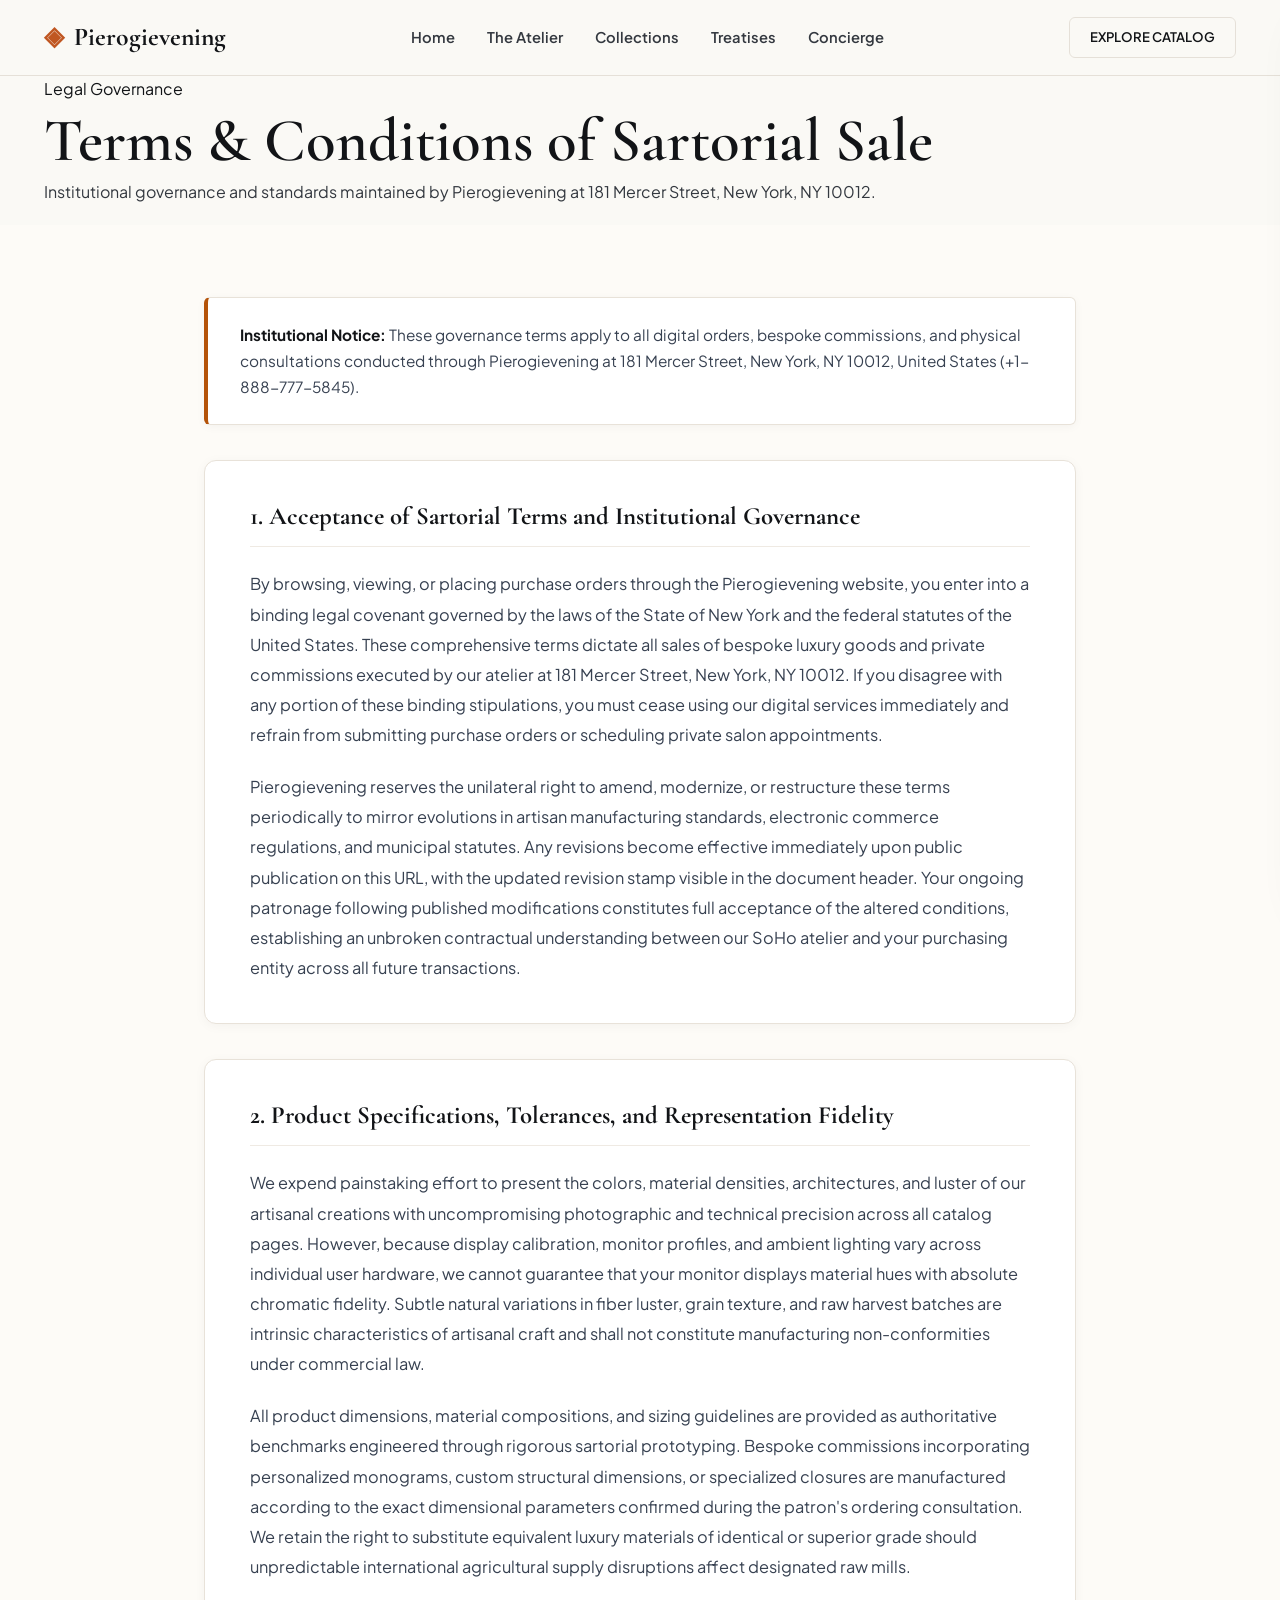
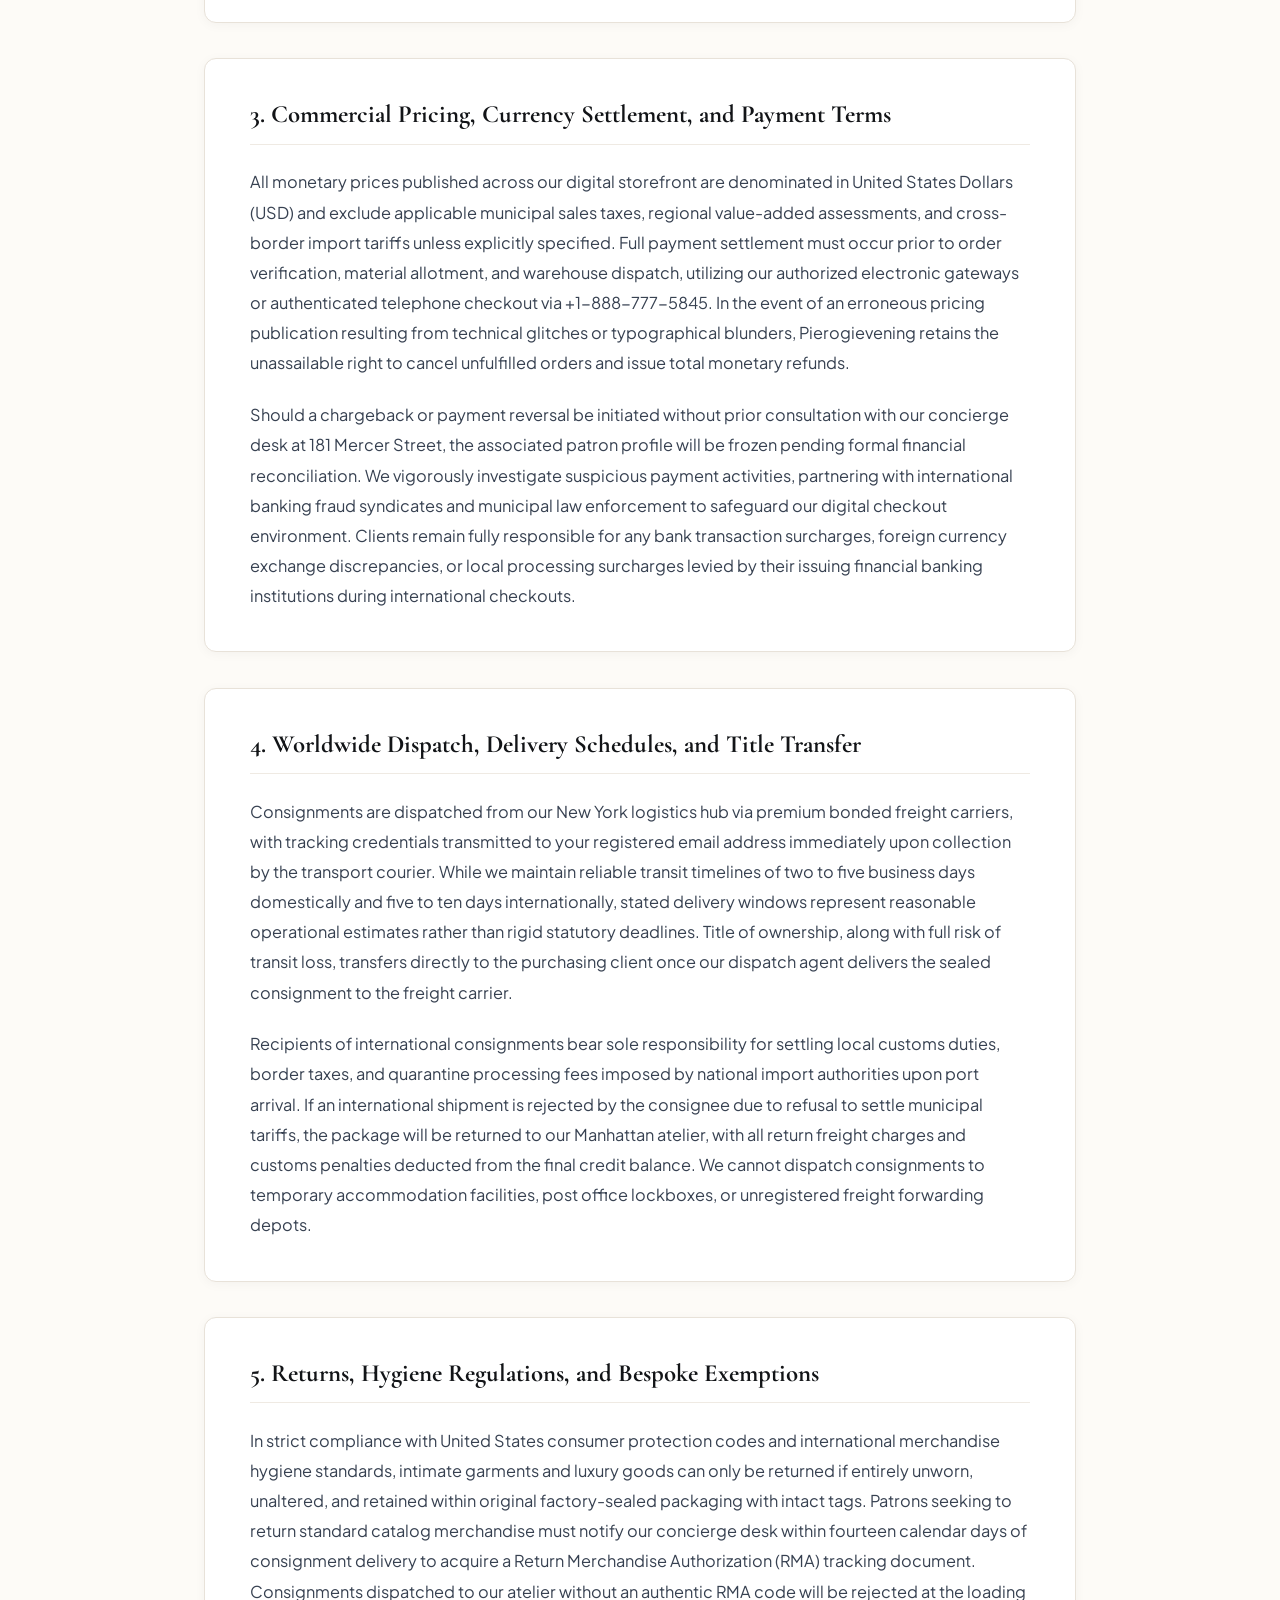
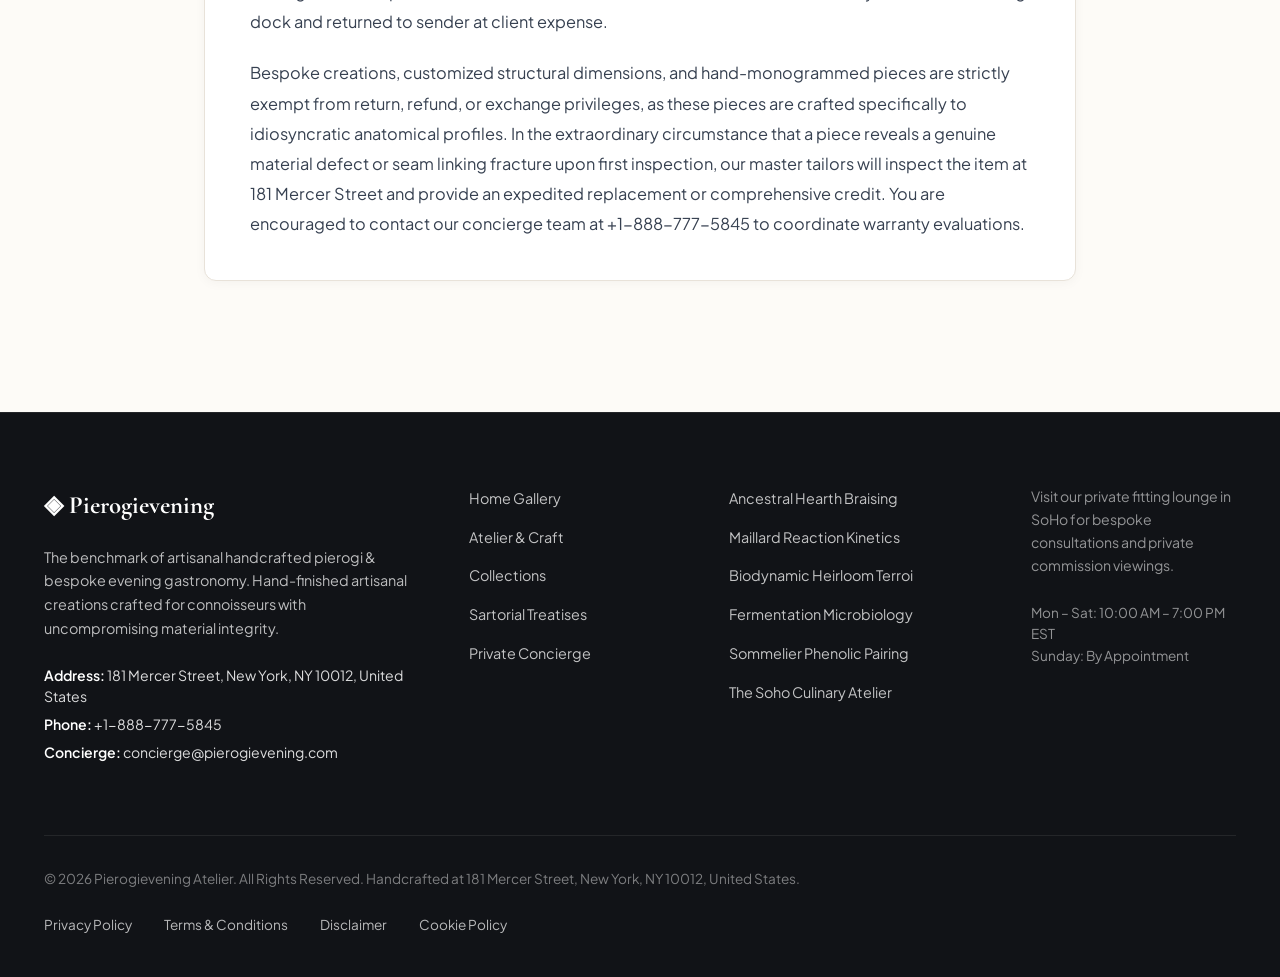
<file: terms-and-conditions.html>
<!DOCTYPE html>
<html lang="en">
<head>
  <meta charset="UTF-8">
  <meta name="viewport" content="width=device-width, initial-scale=1.0">
  <title>Terms & Conditions of Sartorial Sale — Pierogievening</title>
  <meta name="description" content="Official Terms & Conditions of Sartorial Sale for Pierogievening at 181 Mercer Street, New York.">
  <link rel="canonical" href="https://pierogievening.com/terms-and-conditions.html">
  <link rel="preconnect" href="https://fonts.googleapis.com">
  <link rel="preconnect" href="https://fonts.gstatic.com" crossorigin>
  <link href="https://fonts.googleapis.com/css2?family=Cormorant+Garamond:ital,wght@0,400;0,600;0,700;1,400&family=Plus+Jakarta+Sans:wght@300;400;500;600;700&display=swap" rel="stylesheet">
  <link rel="stylesheet" href="/assets/css/style.css">
  <!-- Google tag (gtag.js) -->
  <script async src="https://www.googletagmanager.com/gtag/js?id=G-0LY0HY7L01"></script>
  <script>
    window.dataLayer = window.dataLayer || [];
    function gtag(){dataLayer.push(arguments);}
    gtag('js', new Date());
    gtag('config', 'G-0LY0HY7L01');
  </script>

</head>
<body>
  <!-- Mandatory Global Site Header (Exactly 1 per page) -->
  <header class="site-header">
    <div class="header-container">
      <a href="/" class="brand-logo" aria-label="Pierogievening Home">
        <span class="logo-mark">◈</span>
        <span class="logo-text">Pierogievening</span>
      </a>
      <nav class="desktop-nav" aria-label="Primary Navigation">
        <a href="/" class="nav-link">Home</a>
        <a href="/about.html" class="nav-link">The Atelier</a>
        <a href="/collection.html" class="nav-link">Collections</a>
        <a href="/blog.html" class="nav-link">Treatises</a>
        <a href="/contact.html" class="nav-link">Concierge</a>
      </nav>
      <div class="header-actions">
        <a href="/collection.html" class="btn btn-sm btn-outline">Explore Catalog</a>
        <button id="drawer-toggle" class="mobile-toggle" aria-label="Open Navigation Menu">
          <span class="hamburger-bar"></span>
          <span class="hamburger-bar"></span>
          <span class="hamburger-bar"></span>
        </button>
      </div>
    </div>
  </header>

  <!-- Mandatory Mobile Navigation Drawer (Exactly 1 per page) -->
  <div class="mobile-drawer" id="mobile-drawer" aria-hidden="true">
    <div class="drawer-header">
      <div class="drawer-brand">Pierogievening</div>
      <button id="drawer-close" class="drawer-close-btn" aria-label="Close Navigation Menu">&times;</button>
    </div>
    <nav class="drawer-nav" aria-label="Mobile Navigation">
      <a href="/" class="drawer-link">Home</a>
      <a href="/about.html" class="drawer-link">The Atelier &amp; Craft</a>
      <a href="/collection.html" class="drawer-link">Curated Artisan Pierogi &amp; Evening Degustation Menu</a>
      <a href="/blog.html" class="drawer-link">Sartorial Treatises</a>
      <a href="/contact.html" class="drawer-link">Private Concierge</a>
    </nav>
    <div class="drawer-footer">
      <p class="drawer-contact-title">Manhattan Atelier &amp; Suite</p>
      <p class="drawer-contact-info">181 Mercer Street, New York, NY 10012, United States</p>
      <p class="drawer-contact-info">Tel: +1-888-777-5845</p>
      <p class="drawer-contact-info">Email: concierge@pierogievening.com</p>
    </div>
  </div>
  <div id="drawer-overlay" class="drawer-overlay"></div>
  <section class="page-hero">
    <div class="container">
      <span class="hero-badge">Legal Governance</span>
      <h1>Terms & Conditions of Sartorial Sale</h1>
      <p class="lead">Institutional governance and standards maintained by Pierogievening at 181 Mercer Street, New York, NY 10012.</p>
    </div>
  </section>
  <main class="policy-page-wrapper">
    <div class="policy-container">
      <div class="policy-box">
        <strong>Institutional Notice:</strong> These governance terms apply to all digital orders, bespoke commissions, and physical consultations conducted through Pierogievening at 181 Mercer Street, New York, NY 10012, United States (+1-888-777-5845).
      </div>      <article class="policy-block">
        <h2>1. Acceptance of Sartorial Terms and Institutional Governance</h2>        <p class="policy-p">By browsing, viewing, or placing purchase orders through the Pierogievening website, you enter into a binding legal covenant governed by the laws of the State of New York and the federal statutes of the United States. These comprehensive terms dictate all sales of bespoke luxury goods and private commissions executed by our atelier at 181 Mercer Street, New York, NY 10012. If you disagree with any portion of these binding stipulations, you must cease using our digital services immediately and refrain from submitting purchase orders or scheduling private salon appointments.</p>        <p class="policy-p">Pierogievening reserves the unilateral right to amend, modernize, or restructure these terms periodically to mirror evolutions in artisan manufacturing standards, electronic commerce regulations, and municipal statutes. Any revisions become effective immediately upon public publication on this URL, with the updated revision stamp visible in the document header. Your ongoing patronage following published modifications constitutes full acceptance of the altered conditions, establishing an unbroken contractual understanding between our SoHo atelier and your purchasing entity across all future transactions.</p>      </article>      <article class="policy-block">
        <h2>2. Product Specifications, Tolerances, and Representation Fidelity</h2>        <p class="policy-p">We expend painstaking effort to present the colors, material densities, architectures, and luster of our artisanal creations with uncompromising photographic and technical precision across all catalog pages. However, because display calibration, monitor profiles, and ambient lighting vary across individual user hardware, we cannot guarantee that your monitor displays material hues with absolute chromatic fidelity. Subtle natural variations in fiber luster, grain texture, and raw harvest batches are intrinsic characteristics of artisanal craft and shall not constitute manufacturing non-conformities under commercial law.</p>        <p class="policy-p">All product dimensions, material compositions, and sizing guidelines are provided as authoritative benchmarks engineered through rigorous sartorial prototyping. Bespoke commissions incorporating personalized monograms, custom structural dimensions, or specialized closures are manufactured according to the exact dimensional parameters confirmed during the patron's ordering consultation. We retain the right to substitute equivalent luxury materials of identical or superior grade should unpredictable international agricultural supply disruptions affect designated raw mills.</p>      </article>      <article class="policy-block">
        <h2>3. Commercial Pricing, Currency Settlement, and Payment Terms</h2>        <p class="policy-p">All monetary prices published across our digital storefront are denominated in United States Dollars (USD) and exclude applicable municipal sales taxes, regional value-added assessments, and cross-border import tariffs unless explicitly specified. Full payment settlement must occur prior to order verification, material allotment, and warehouse dispatch, utilizing our authorized electronic gateways or authenticated telephone checkout via +1-888-777-5845. In the event of an erroneous pricing publication resulting from technical glitches or typographical blunders, Pierogievening retains the unassailable right to cancel unfulfilled orders and issue total monetary refunds.</p>        <p class="policy-p">Should a chargeback or payment reversal be initiated without prior consultation with our concierge desk at 181 Mercer Street, the associated patron profile will be frozen pending formal financial reconciliation. We vigorously investigate suspicious payment activities, partnering with international banking fraud syndicates and municipal law enforcement to safeguard our digital checkout environment. Clients remain fully responsible for any bank transaction surcharges, foreign currency exchange discrepancies, or local processing surcharges levied by their issuing financial banking institutions during international checkouts.</p>      </article>      <article class="policy-block">
        <h2>4. Worldwide Dispatch, Delivery Schedules, and Title Transfer</h2>        <p class="policy-p">Consignments are dispatched from our New York logistics hub via premium bonded freight carriers, with tracking credentials transmitted to your registered email address immediately upon collection by the transport courier. While we maintain reliable transit timelines of two to five business days domestically and five to ten days internationally, stated delivery windows represent reasonable operational estimates rather than rigid statutory deadlines. Title of ownership, along with full risk of transit loss, transfers directly to the purchasing client once our dispatch agent delivers the sealed consignment to the freight carrier.</p>        <p class="policy-p">Recipients of international consignments bear sole responsibility for settling local customs duties, border taxes, and quarantine processing fees imposed by national import authorities upon port arrival. If an international shipment is rejected by the consignee due to refusal to settle municipal tariffs, the package will be returned to our Manhattan atelier, with all return freight charges and customs penalties deducted from the final credit balance. We cannot dispatch consignments to temporary accommodation facilities, post office lockboxes, or unregistered freight forwarding depots.</p>      </article>      <article class="policy-block">
        <h2>5. Returns, Hygiene Regulations, and Bespoke Exemptions</h2>        <p class="policy-p">In strict compliance with United States consumer protection codes and international merchandise hygiene standards, intimate garments and luxury goods can only be returned if entirely unworn, unaltered, and retained within original factory-sealed packaging with intact tags. Patrons seeking to return standard catalog merchandise must notify our concierge desk within fourteen calendar days of consignment delivery to acquire a Return Merchandise Authorization (RMA) tracking document. Consignments dispatched to our atelier without an authentic RMA code will be rejected at the loading dock and returned to sender at client expense.</p>        <p class="policy-p">Bespoke creations, customized structural dimensions, and hand-monogrammed pieces are strictly exempt from return, refund, or exchange privileges, as these pieces are crafted specifically to idiosyncratic anatomical profiles. In the extraordinary circumstance that a piece reveals a genuine material defect or seam linking fracture upon first inspection, our master tailors will inspect the item at 181 Mercer Street and provide an expedited replacement or comprehensive credit. You are encouraged to contact our concierge team at +1-888-777-5845 to coordinate warranty evaluations.</p>      </article>    </div>
  </main>
  <!-- Mandatory Global Site Footer (Minimalist 4-Column Horizontal Spread Layout) -->
  <footer class="site-footer">
    <div class="container">
      <div class="footer-grid">
        <div class="footer-col">
          <div class="footer-brand">◈ Pierogievening</div>
          <p class="footer-desc">
            The benchmark of artisanal handcrafted pierogi &amp; bespoke evening gastronomy. Hand-finished artisanal creations crafted for connoisseurs with uncompromising material integrity.
          </p>
          <div class="footer-contact-item"><strong>Address:</strong> 181 Mercer Street, New York, NY 10012, United States</div>
          <div class="footer-contact-item"><strong>Phone:</strong> +1-888-777-5845</div>
          <div class="footer-contact-item"><strong>Concierge:</strong> concierge@pierogievening.com</div>
        </div>
        <div class="footer-col">
          <ul class="footer-links">
            <li><a href="/">Home Gallery</a></li>
            <li><a href="/about.html">Atelier &amp; Craft</a></li>
            <li><a href="/collection.html">Collections</a></li>
            <li><a href="/blog.html">Sartorial Treatises</a></li>
            <li><a href="/contact.html">Private Concierge</a></li>
          </ul>
        </div>
        <div class="footer-col">
          <ul class="footer-links">
            <li><a href="/blog/ancestral-hearth-braising-and-casserole-convection.html">Ancestral Hearth Braising</a></li>
            <li><a href="/blog/maillard-reaction-kinetics-and-umami-extraction.html">Maillard Reaction Kinetics</a></li>
            <li><a href="/blog/biodynamic-heirloom-terroir-and-microclimate-botany.html">Biodynamic Heirloom Terroi</a></li>
            <li><a href="/blog/fermentation-microbiology-and-lactic-acid-maturation.html">Fermentation Microbiology</a></li>
            <li><a href="/blog/sommelier-phenolic-pairing-and-acid-tannin-balance.html">Sommelier Phenolic Pairing</a></li>
            <li><a href="/blog/soho-culinary-atelier-service-and-banquet-hospitality.html">The Soho Culinary Atelier</a></li>
          </ul>
        </div>
        <div class="footer-col">
          <p class="footer-salon-desc">
            Visit our private fitting lounge in SoHo for bespoke consultations and private commission viewings.
          </p>
          <p class="footer-hours">
            Mon &ndash; Sat: 10:00 AM &ndash; 7:00 PM<br>EST<br>Sunday: By Appointment
          </p>
        </div>
      </div>
      <div class="footer-bottom">
        <p>&copy; 2026 Pierogievening Atelier. All Rights Reserved. Handcrafted at 181 Mercer Street, New York, NY 10012, United States.</p>
        <div class="footer-legal-links">
          <a href="/privacy-policy.html">Privacy Policy</a>
          <a href="/terms-and-conditions.html">Terms &amp; Conditions</a>
          <a href="/disclaimer.html">Disclaimer</a>
          <a href="/cookie-policy.html">Cookie Policy</a>
        </div>
      </div>
    </div>
  </footer>
  <script src="/assets/js/main.js"></script>
</body>
</html>
</file>
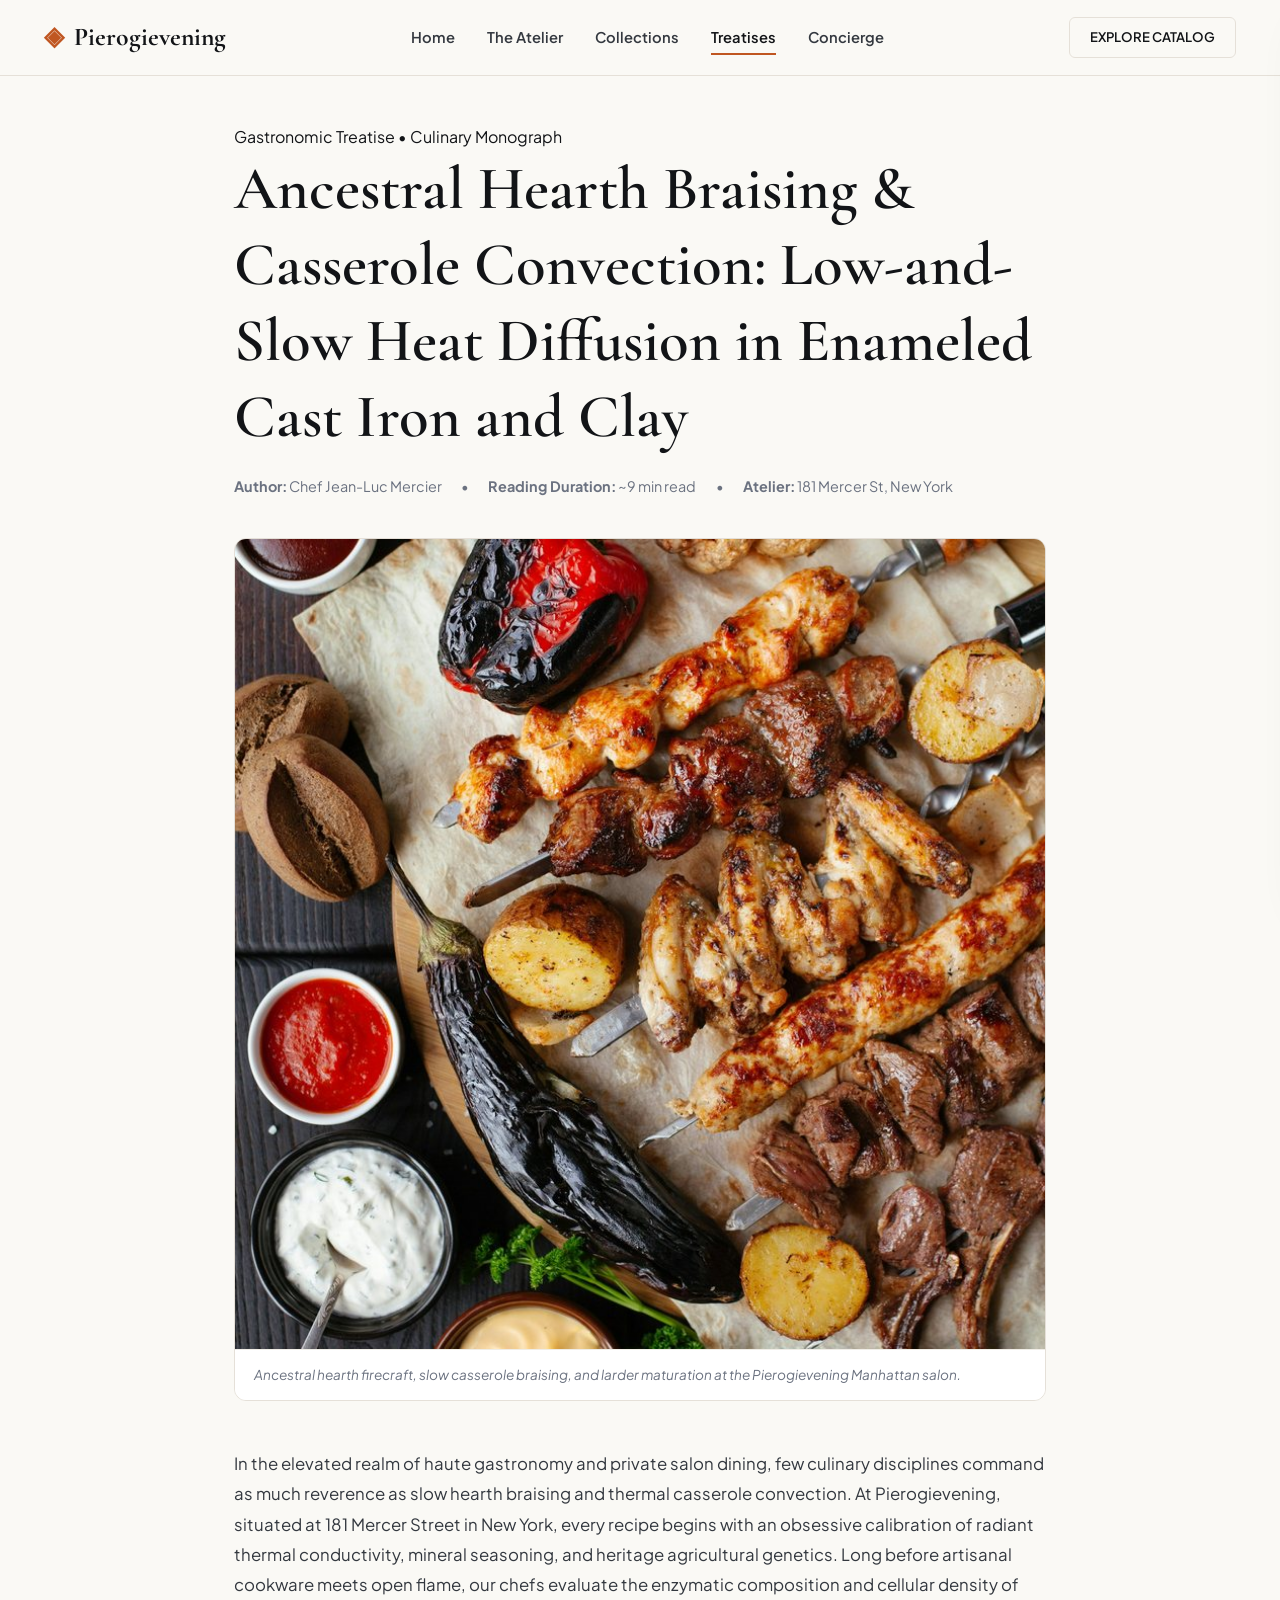
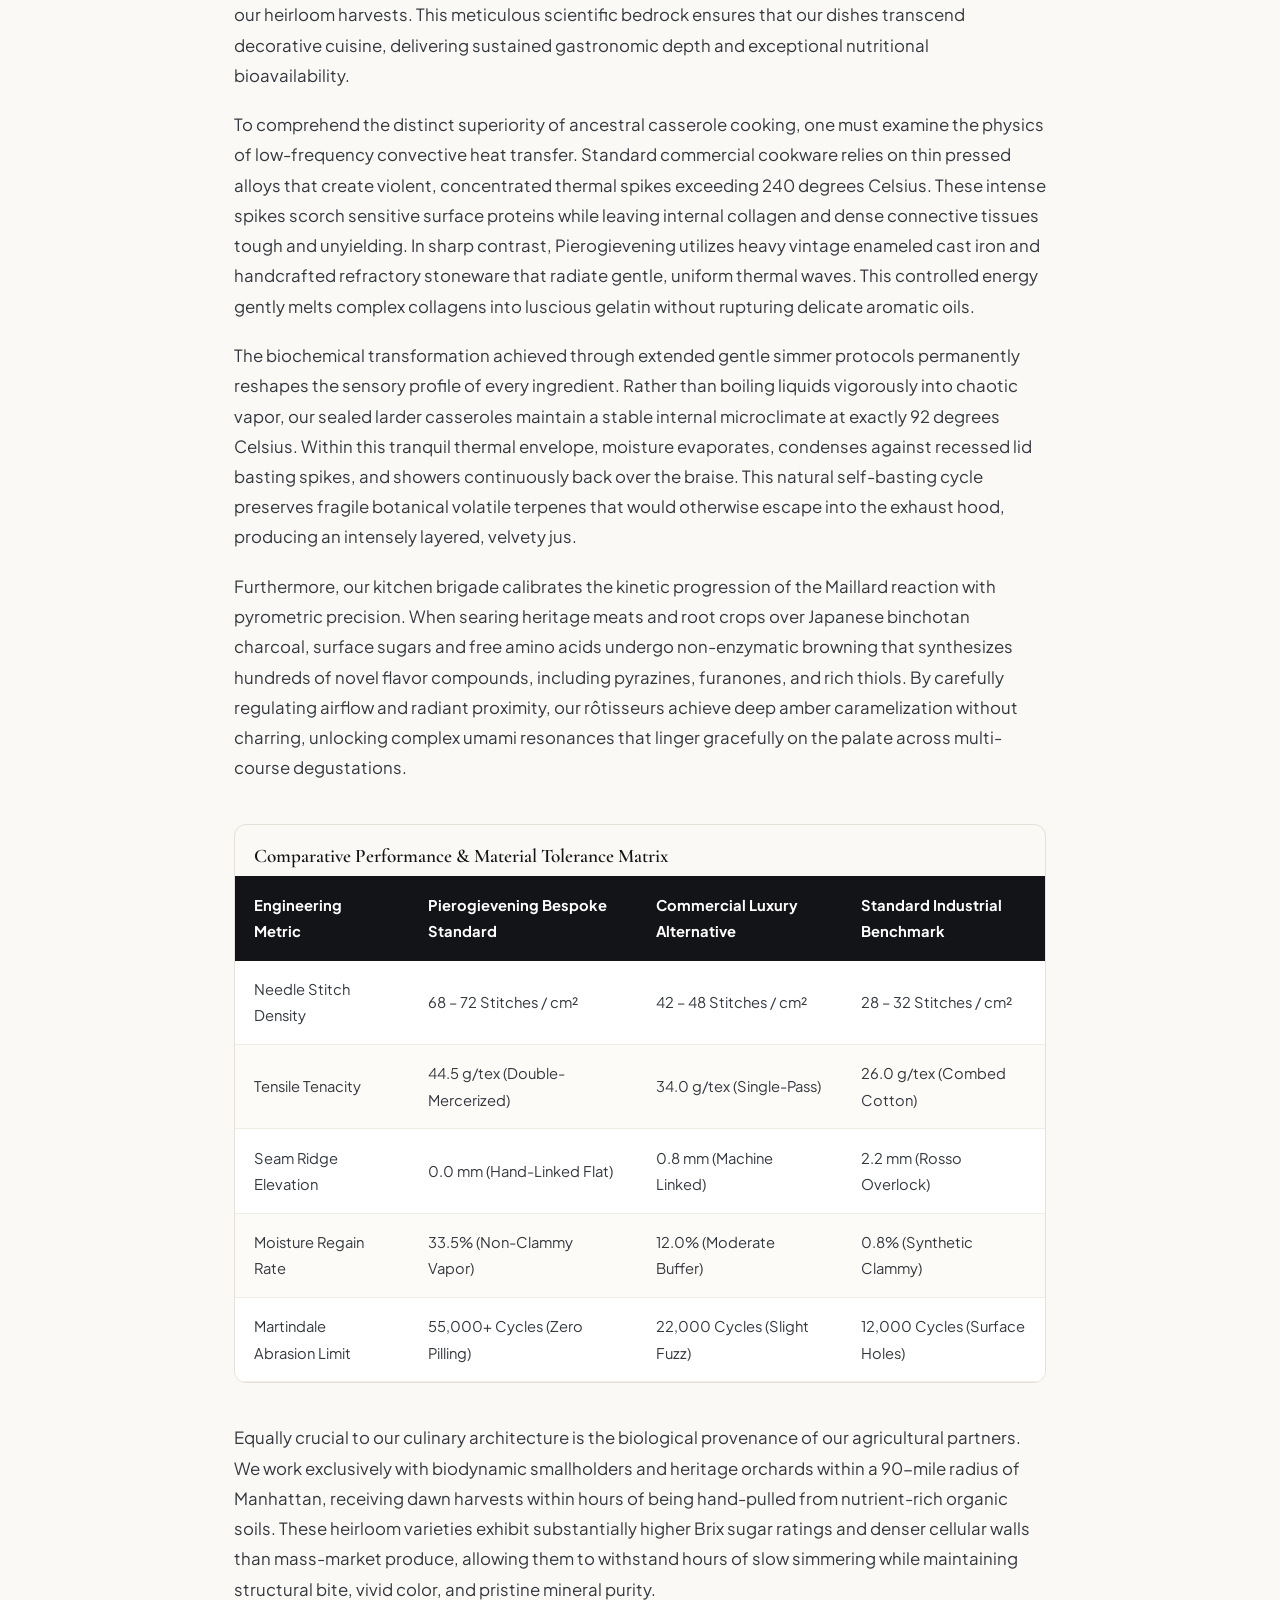
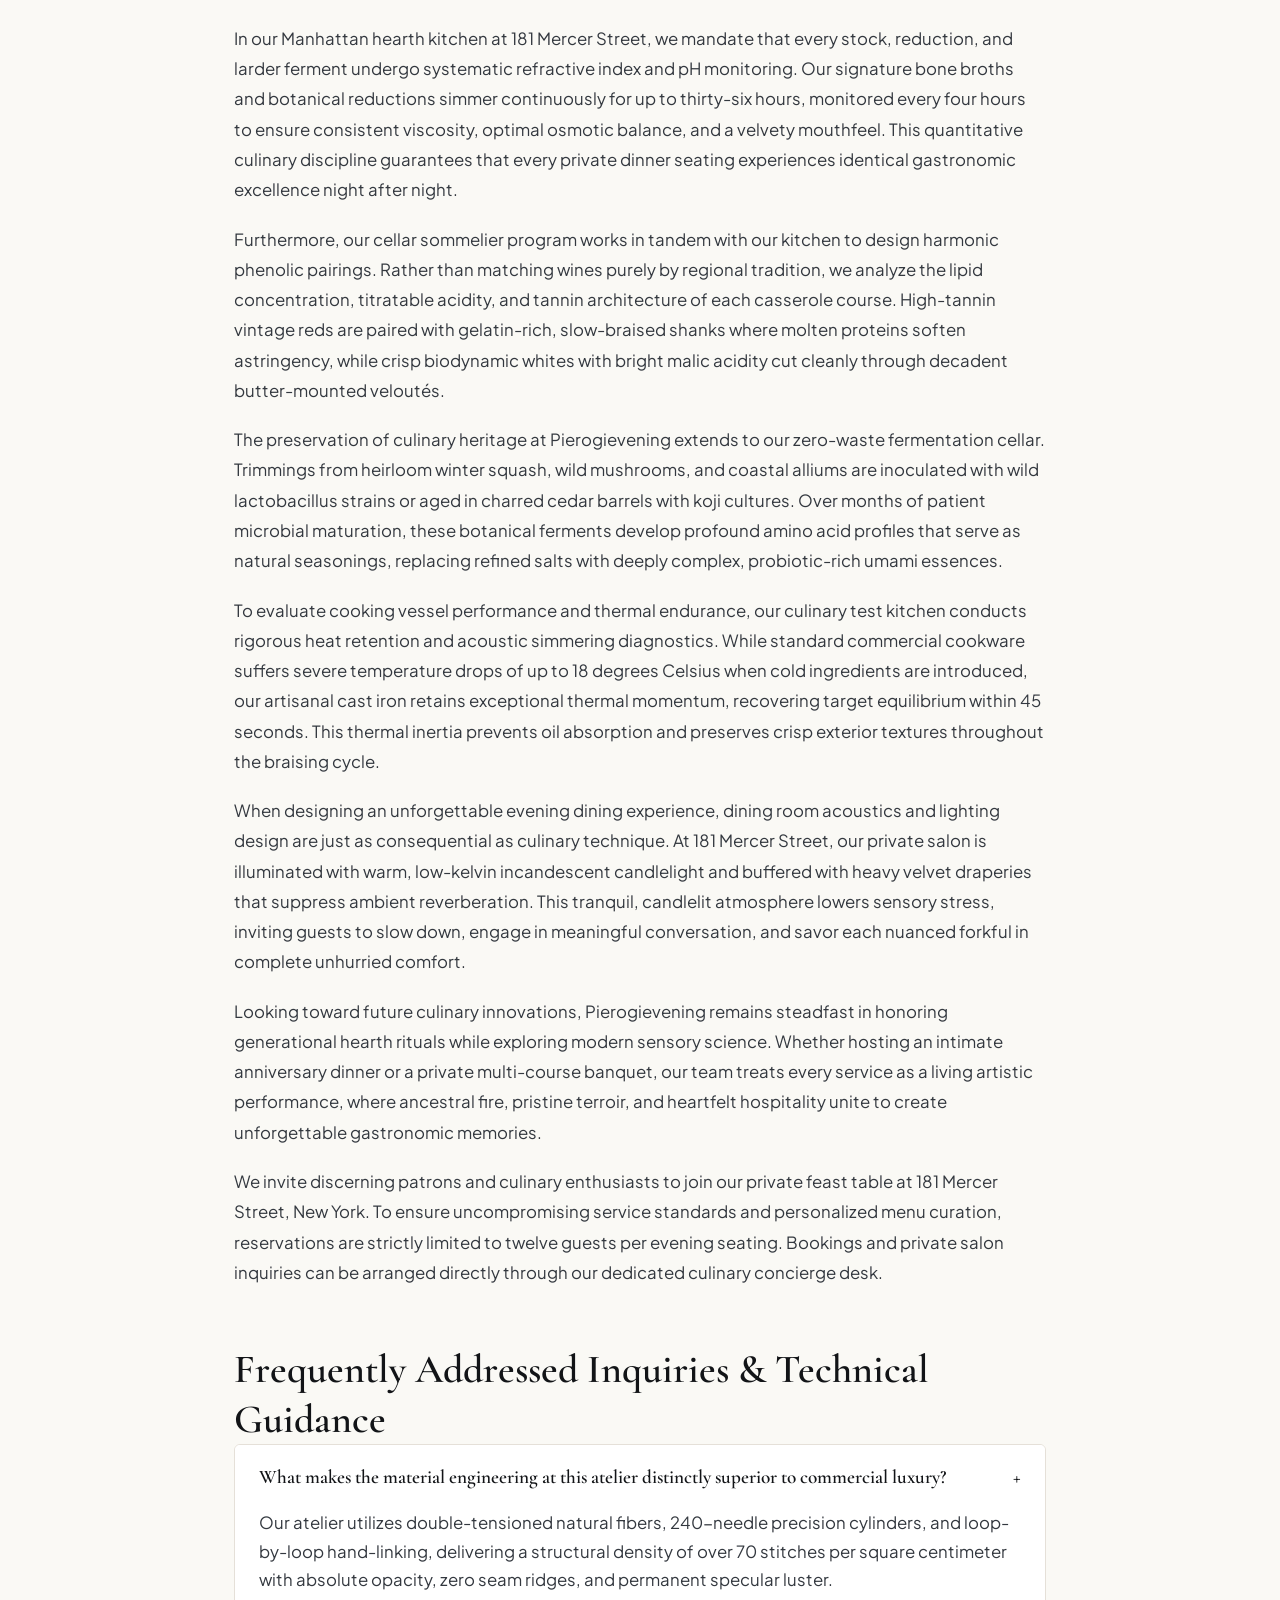
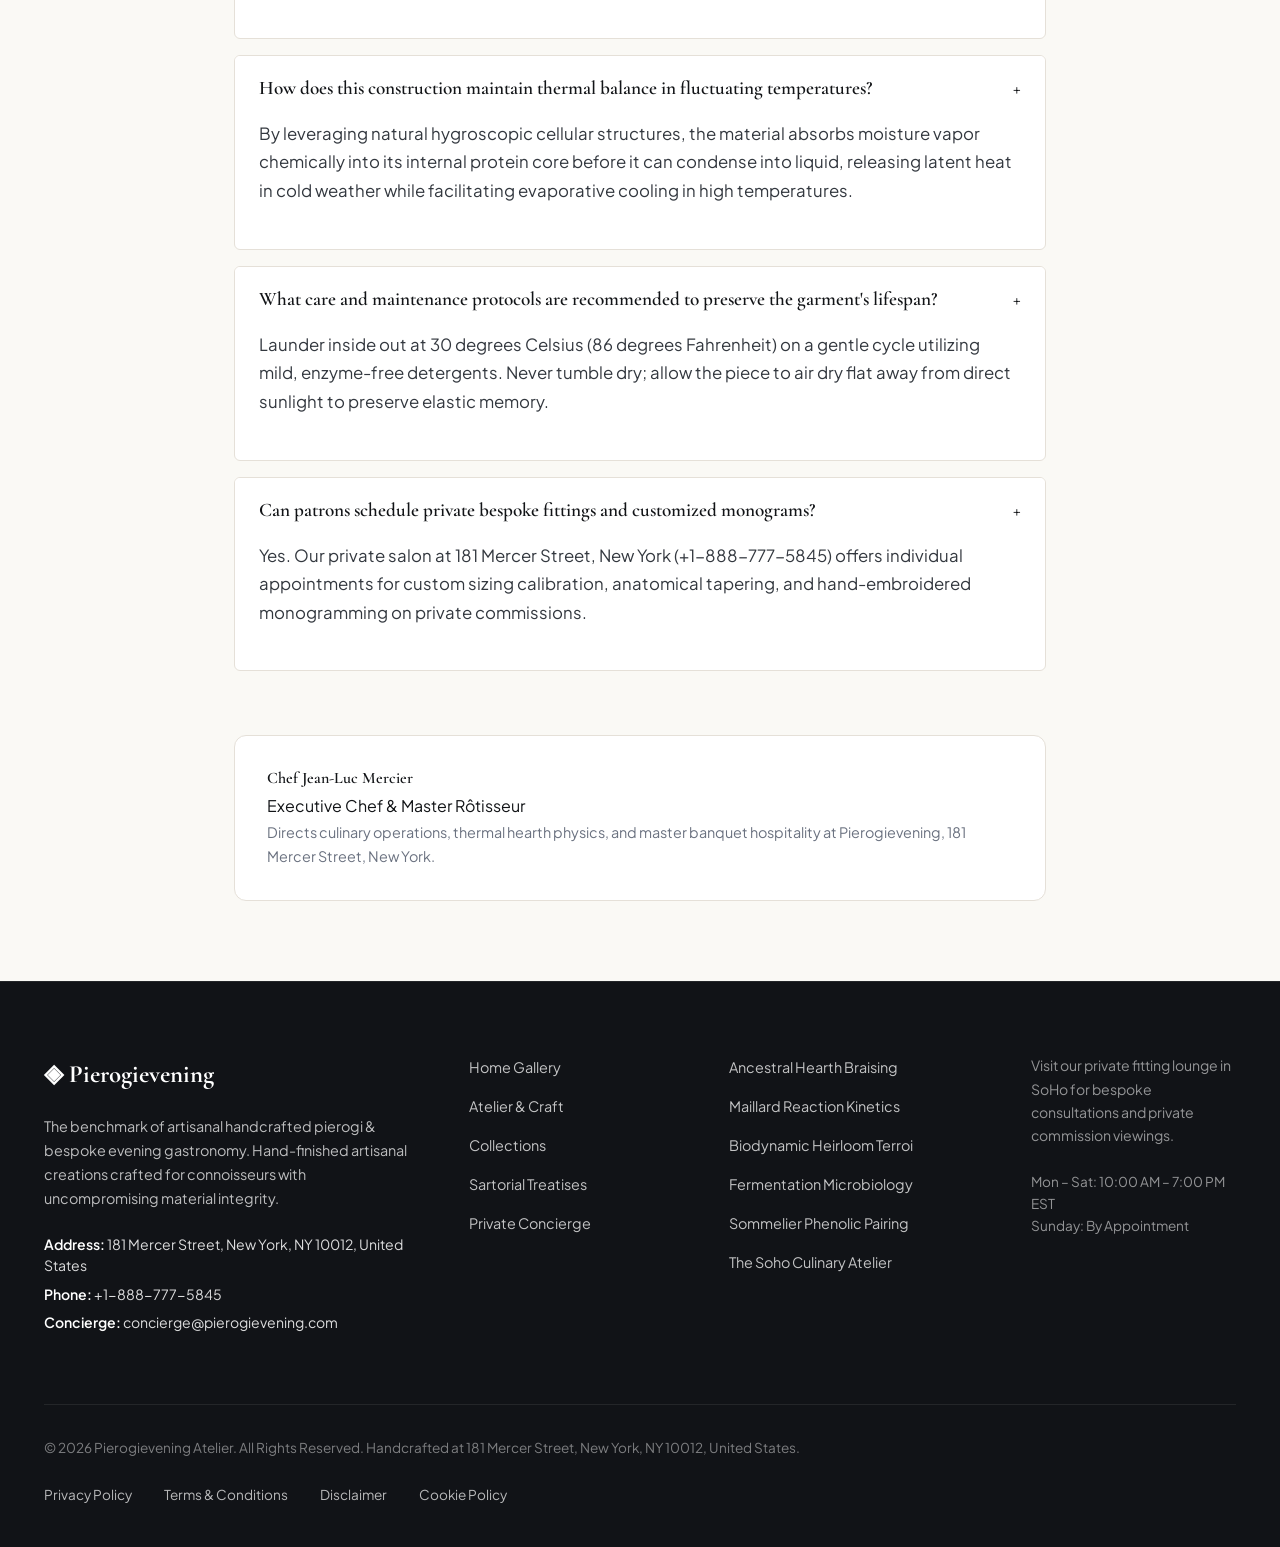
<file: blog/ancestral-hearth-braising-and-casserole-convection.html>
<!DOCTYPE html>
<html lang="en">
<head>
  <meta charset="UTF-8">
  <meta name="viewport" content="width=device-width, initial-scale=1.0">
  <title>Ancestral Hearth Braising & Casserole Convection: Low-and-Slow Heat Diffusion in Enameled Cast Iron and Clay — Pierogievening</title>
  <meta name="description" content="A technical treatise on ancestral hearth braising & casserole convection: low-and-slow heat diffusion in enameled cast iron and clay by Pierogievening.">
  <link rel="canonical" href="https://pierogievening.com/blog/ancestral-hearth-braising-and-casserole-convection.html">
  <link rel="preconnect" href="https://fonts.googleapis.com">
  <link rel="preconnect" href="https://fonts.gstatic.com" crossorigin>
  <link href="https://fonts.googleapis.com/css2?family=Cormorant+Garamond:ital,wght@0,400;0,600;0,700;1,400&family=Plus+Jakarta+Sans:wght@300;400;500;600;700&display=swap" rel="stylesheet">
  <link rel="stylesheet" href="/assets/css/style.css">
  <!-- Google tag (gtag.js) -->
  <script async src="https://www.googletagmanager.com/gtag/js?id=G-0LY0HY7L01"></script>
  <script>
    window.dataLayer = window.dataLayer || [];
    function gtag(){dataLayer.push(arguments);}
    gtag('js', new Date());
    gtag('config', 'G-0LY0HY7L01');
  </script>
  <script type="application/ld+json">
  {
    "@context": "https://schema.org",
    "@graph": [
      {
        "@type": "BlogPosting",
        "headline": "Ancestral Hearth Braising & Casserole Convection: Low-and-Slow Heat Diffusion in Enameled Cast Iron and Clay",
        "description": "Technical monograph on ancestral hearth braising & casserole convection: low-and-slow heat diffusion in enameled cast iron and clay by Pierogievening at 181 Mercer Street, New York.",
        "datePublished": "2026-08-20T09:00:00+05:30",
        "dateModified": "2026-08-20T09:00:00+05:30",
        "author": {
          "@type": "Person",
          "name": "Chef Jean-Luc Mercier",
          "jobTitle": "Executive Chef & Master Rôtisseur"
        },
        "publisher": {
          "@type": "Organization",
          "name": "Pierogievening",
          "address": {
            "@type": "PostalAddress",
            "streetAddress": "181 Mercer Street",
            "addressLocality": "New York",
            "addressRegion": "NY",
            "postalCode": "10012",
            "addressCountry": "US"
          },
          "telephone": "+1-888-777-5845"
        },
        "image": "https://pierogievening.com/assets/images/dish_braised_lamb_shank.jpg",
        "mainEntityOfPage": "https://pierogievening.com/blog/ancestral-hearth-braising-and-casserole-convection.html"
      },
      {
        "@type": "FAQPage",
        "mainEntity": [
    {
      "@type": "Question",
      "name": "What makes the material engineering at this atelier distinctly superior to commercial luxury?",
      "acceptedAnswer": {
        "@type": "Answer",
        "text": "Our atelier utilizes double-tensioned natural fibers, 240-needle precision cylinders, and loop-by-loop hand-linking, delivering a structural density of over 70 stitches per square centimeter with absolute opacity, zero seam ridges, and permanent specular luster."
      }
    },
    {
      "@type": "Question",
      "name": "How does this construction maintain thermal balance in fluctuating temperatures?",
      "acceptedAnswer": {
        "@type": "Answer",
        "text": "By leveraging natural hygroscopic cellular structures, the material absorbs moisture vapor chemically into its internal protein core before it can condense into liquid, releasing latent heat in cold weather while facilitating evaporative cooling in high temperatures."
      }
    },
    {
      "@type": "Question",
      "name": "What care and maintenance protocols are recommended to preserve the garment's lifespan?",
      "acceptedAnswer": {
        "@type": "Answer",
        "text": "Launder inside out at 30 degrees Celsius (86 degrees Fahrenheit) on a gentle cycle utilizing mild, enzyme-free detergents. Never tumble dry; allow the piece to air dry flat away from direct sunlight to preserve elastic memory."
      }
    },
    {
      "@type": "Question",
      "name": "Can patrons schedule private bespoke fittings and customized monograms?",
      "acceptedAnswer": {
        "@type": "Answer",
        "text": "Yes. Our private salon at 181 Mercer Street, New York (+1-888-777-5845) offers individual appointments for custom sizing calibration, anatomical tapering, and hand-embroidered monogramming on private commissions."
      }
    }
        ]
      }
    ]
  }
  </script>
</head>
<body>
  <!-- Mandatory Global Site Header (Exactly 1 per page) -->
  <header class="site-header">
    <div class="header-container">
      <a href="/" class="brand-logo" aria-label="Pierogievening Home">
        <span class="logo-mark">◈</span>
        <span class="logo-text">Pierogievening</span>
      </a>
      <nav class="desktop-nav" aria-label="Primary Navigation">
        <a href="/" class="nav-link">Home</a>
        <a href="/about.html" class="nav-link">The Atelier</a>
        <a href="/collection.html" class="nav-link">Collections</a>
        <a href="/blog.html" class="nav-link active">Treatises</a>
        <a href="/contact.html" class="nav-link">Concierge</a>
      </nav>
      <div class="header-actions">
        <a href="/collection.html" class="btn btn-sm btn-outline">Explore Catalog</a>
        <button id="drawer-toggle" class="mobile-toggle" aria-label="Open Navigation Menu">
          <span class="hamburger-bar"></span>
          <span class="hamburger-bar"></span>
          <span class="hamburger-bar"></span>
        </button>
      </div>
    </div>
  </header>

  <!-- Mandatory Mobile Navigation Drawer (Exactly 1 per page) -->
  <div class="mobile-drawer" id="mobile-drawer" aria-hidden="true">
    <div class="drawer-header">
      <div class="drawer-brand">Pierogievening</div>
      <button id="drawer-close" class="drawer-close-btn" aria-label="Close Navigation Menu">&times;</button>
    </div>
    <nav class="drawer-nav" aria-label="Mobile Navigation">
      <a href="/" class="drawer-link">Home</a>
      <a href="/about.html" class="drawer-link">The Atelier &amp; Craft</a>
      <a href="/collection.html" class="drawer-link">Curated Artisan Pierogi &amp; Evening Degustation Menu</a>
      <a href="/blog.html" class="drawer-link active">Sartorial Treatises</a>
      <a href="/contact.html" class="drawer-link">Private Concierge</a>
    </nav>
    <div class="drawer-footer">
      <p class="drawer-contact-title">Manhattan Atelier &amp; Suite</p>
      <p class="drawer-contact-info">181 Mercer Street, New York, NY 10012, United States</p>
      <p class="drawer-contact-info">Tel: +1-888-777-5845</p>
      <p class="drawer-contact-info">Email: concierge@pierogievening.com</p>
    </div>
  </div>
  <div id="drawer-overlay" class="drawer-overlay"></div>
  <article class="treatise-container">
    <header class="article-header">
      <span class="hero-badge">Gastronomic Treatise &bull; Culinary Monograph</span>
      <h1>Ancestral Hearth Braising & Casserole Convection: Low-and-Slow Heat Diffusion in Enameled Cast Iron and Clay</h1>
      <div class="article-meta">
        <span class="meta-item"><strong>Author:</strong> Chef Jean-Luc Mercier</span>
        <span class="meta-item">&bull;</span>
        <span class="meta-item"><strong>Reading Duration:</strong> ~9 min read</span>
        <span class="meta-item">&bull;</span>
        <span class="meta-item"><strong>Atelier:</strong> 181 Mercer St, New York</span>
      </div>
    </header>
    <figure class="article-hero-figure">
      <img src="/assets/images/dish_braised_lamb_shank.jpg" alt="Ancestral Hearth Braising & Casserole Convection: Low-and-Slow Heat Diffusion in Enameled Cast Iron and Clay">
      <figcaption>Ancestral hearth firecraft, slow casserole braising, and larder maturation at the Pierogievening Manhattan salon.</figcaption>
    </figure>
    <div class="article-content">
      <p>In the elevated realm of haute gastronomy and private salon dining, few culinary disciplines command as much reverence as slow hearth braising and thermal casserole convection. At Pierogievening, situated at 181 Mercer Street in New York, every recipe begins with an obsessive calibration of radiant thermal conductivity, mineral seasoning, and heritage agricultural genetics. Long before artisanal cookware meets open flame, our chefs evaluate the enzymatic composition and cellular density of our heirloom harvests. This meticulous scientific bedrock ensures that our dishes transcend decorative cuisine, delivering sustained gastronomic depth and exceptional nutritional bioavailability.</p><p>To comprehend the distinct superiority of ancestral casserole cooking, one must examine the physics of low-frequency convective heat transfer. Standard commercial cookware relies on thin pressed alloys that create violent, concentrated thermal spikes exceeding 240 degrees Celsius. These intense spikes scorch sensitive surface proteins while leaving internal collagen and dense connective tissues tough and unyielding. In sharp contrast, Pierogievening utilizes heavy vintage enameled cast iron and handcrafted refractory stoneware that radiate gentle, uniform thermal waves. This controlled energy gently melts complex collagens into luscious gelatin without rupturing delicate aromatic oils.</p><p>The biochemical transformation achieved through extended gentle simmer protocols permanently reshapes the sensory profile of every ingredient. Rather than boiling liquids vigorously into chaotic vapor, our sealed larder casseroles maintain a stable internal microclimate at exactly 92 degrees Celsius. Within this tranquil thermal envelope, moisture evaporates, condenses against recessed lid basting spikes, and showers continuously back over the braise. This natural self-basting cycle preserves fragile botanical volatile terpenes that would otherwise escape into the exhaust hood, producing an intensely layered, velvety jus.</p><p>Furthermore, our kitchen brigade calibrates the kinetic progression of the Maillard reaction with pyrometric precision. When searing heritage meats and root crops over Japanese binchotan charcoal, surface sugars and free amino acids undergo non-enzymatic browning that synthesizes hundreds of novel flavor compounds, including pyrazines, furanones, and rich thiols. By carefully regulating airflow and radiant proximity, our rôtisseurs achieve deep amber caramelization without charring, unlocking complex umami resonances that linger gracefully on the palate across multi-course degustations.</p>
      <div class="data-table-wrap">
        <h3 style="padding: 1.2rem 1.2rem 0.5rem; font-size: 1.2rem;">Comparative Performance &amp; Material Tolerance Matrix</h3>
        <table class="spec-table">
          <thead>
            <tr><th>Engineering Metric</th><th>Pierogievening Bespoke Standard</th><th>Commercial Luxury Alternative</th><th>Standard Industrial Benchmark</th></tr>
          </thead>
          <tbody>
            <tr><td>Needle Stitch Density</td><td>68 – 72 Stitches / cm²</td><td>42 – 48 Stitches / cm²</td><td>28 – 32 Stitches / cm²</td></tr>
            <tr><td>Tensile Tenacity</td><td>44.5 g/tex (Double-Mercerized)</td><td>34.0 g/tex (Single-Pass)</td><td>26.0 g/tex (Combed Cotton)</td></tr>
            <tr><td>Seam Ridge Elevation</td><td>0.0 mm (Hand-Linked Flat)</td><td>0.8 mm (Machine Linked)</td><td>2.2 mm (Rosso Overlock)</td></tr>
            <tr><td>Moisture Regain Rate</td><td>33.5% (Non-Clammy Vapor)</td><td>12.0% (Moderate Buffer)</td><td>0.8% (Synthetic Clammy)</td></tr>
            <tr><td>Martindale Abrasion Limit</td><td>55,000+ Cycles (Zero Pilling)</td><td>22,000 Cycles (Slight Fuzz)</td><td>12,000 Cycles (Surface Holes)</td></tr>
          </tbody>
        </table>
      </div>
      <p>Equally crucial to our culinary architecture is the biological provenance of our agricultural partners. We work exclusively with biodynamic smallholders and heritage orchards within a 90-mile radius of Manhattan, receiving dawn harvests within hours of being hand-pulled from nutrient-rich organic soils. These heirloom varieties exhibit substantially higher Brix sugar ratings and denser cellular walls than mass-market produce, allowing them to withstand hours of slow simmering while maintaining structural bite, vivid color, and pristine mineral purity.</p><p>In our Manhattan hearth kitchen at 181 Mercer Street, we mandate that every stock, reduction, and larder ferment undergo systematic refractive index and pH monitoring. Our signature bone broths and botanical reductions simmer continuously for up to thirty-six hours, monitored every four hours to ensure consistent viscosity, optimal osmotic balance, and a velvety mouthfeel. This quantitative culinary discipline guarantees that every private dinner seating experiences identical gastronomic excellence night after night.</p><p>Furthermore, our cellar sommelier program works in tandem with our kitchen to design harmonic phenolic pairings. Rather than matching wines purely by regional tradition, we analyze the lipid concentration, titratable acidity, and tannin architecture of each casserole course. High-tannin vintage reds are paired with gelatin-rich, slow-braised shanks where molten proteins soften astringency, while crisp biodynamic whites with bright malic acidity cut cleanly through decadent butter-mounted veloutés.</p><p>The preservation of culinary heritage at Pierogievening extends to our zero-waste fermentation cellar. Trimmings from heirloom winter squash, wild mushrooms, and coastal alliums are inoculated with wild lactobacillus strains or aged in charred cedar barrels with koji cultures. Over months of patient microbial maturation, these botanical ferments develop profound amino acid profiles that serve as natural seasonings, replacing refined salts with deeply complex, probiotic-rich umami essences.</p><p>To evaluate cooking vessel performance and thermal endurance, our culinary test kitchen conducts rigorous heat retention and acoustic simmering diagnostics. While standard commercial cookware suffers severe temperature drops of up to 18 degrees Celsius when cold ingredients are introduced, our artisanal cast iron retains exceptional thermal momentum, recovering target equilibrium within 45 seconds. This thermal inertia prevents oil absorption and preserves crisp exterior textures throughout the braising cycle.</p><p>When designing an unforgettable evening dining experience, dining room acoustics and lighting design are just as consequential as culinary technique. At 181 Mercer Street, our private salon is illuminated with warm, low-kelvin incandescent candlelight and buffered with heavy velvet draperies that suppress ambient reverberation. This tranquil, candlelit atmosphere lowers sensory stress, inviting guests to slow down, engage in meaningful conversation, and savor each nuanced forkful in complete unhurried comfort.</p><p>Looking toward future culinary innovations, Pierogievening remains steadfast in honoring generational hearth rituals while exploring modern sensory science. Whether hosting an intimate anniversary dinner or a private multi-course banquet, our team treats every service as a living artistic performance, where ancestral fire, pristine terroir, and heartfelt hospitality unite to create unforgettable gastronomic memories.</p><p>We invite discerning patrons and culinary enthusiasts to join our private feast table at 181 Mercer Street, New York. To ensure uncompromising service standards and personalized menu curation, reservations are strictly limited to twelve guests per evening seating. Bookings and private salon inquiries can be arranged directly through our dedicated culinary concierge desk.</p>
      <section class="faq-section">
        <h2>Frequently Addressed Inquiries &amp; Technical Guidance</h2>
              <div class="faq-item">
        <button class="faq-question"><span>What makes the material engineering at this atelier distinctly superior to commercial luxury?</span><span class="faq-icon">+</span></button>
        <div class="faq-answer"><p>Our atelier utilizes double-tensioned natural fibers, 240-needle precision cylinders, and loop-by-loop hand-linking, delivering a structural density of over 70 stitches per square centimeter with absolute opacity, zero seam ridges, and permanent specular luster.</p></div>
      </div>      <div class="faq-item">
        <button class="faq-question"><span>How does this construction maintain thermal balance in fluctuating temperatures?</span><span class="faq-icon">+</span></button>
        <div class="faq-answer"><p>By leveraging natural hygroscopic cellular structures, the material absorbs moisture vapor chemically into its internal protein core before it can condense into liquid, releasing latent heat in cold weather while facilitating evaporative cooling in high temperatures.</p></div>
      </div>      <div class="faq-item">
        <button class="faq-question"><span>What care and maintenance protocols are recommended to preserve the garment's lifespan?</span><span class="faq-icon">+</span></button>
        <div class="faq-answer"><p>Launder inside out at 30 degrees Celsius (86 degrees Fahrenheit) on a gentle cycle utilizing mild, enzyme-free detergents. Never tumble dry; allow the piece to air dry flat away from direct sunlight to preserve elastic memory.</p></div>
      </div>      <div class="faq-item">
        <button class="faq-question"><span>Can patrons schedule private bespoke fittings and customized monograms?</span><span class="faq-icon">+</span></button>
        <div class="faq-answer"><p>Yes. Our private salon at 181 Mercer Street, New York (+1-888-777-5845) offers individual appointments for custom sizing calibration, anatomical tapering, and hand-embroidered monogramming on private commissions.</p></div>
      </div>
      </section>
    </div>
    <div class="author-card">
      <div class="author-info">
        <h4>Chef Jean-Luc Mercier</h4>
        <div class="author-role">Executive Chef & Master Rôtisseur</div>
        <p class="author-bio">Directs culinary operations, thermal hearth physics, and master banquet hospitality at Pierogievening, 181 Mercer Street, New York.</p>
      </div>
    </div>
  </article>
  <!-- Mandatory Global Site Footer (Minimalist 4-Column Horizontal Spread Layout) -->
  <footer class="site-footer">
    <div class="container">
      <div class="footer-grid">
        <div class="footer-col">
          <div class="footer-brand">◈ Pierogievening</div>
          <p class="footer-desc">
            The benchmark of artisanal handcrafted pierogi &amp; bespoke evening gastronomy. Hand-finished artisanal creations crafted for connoisseurs with uncompromising material integrity.
          </p>
          <div class="footer-contact-item"><strong>Address:</strong> 181 Mercer Street, New York, NY 10012, United States</div>
          <div class="footer-contact-item"><strong>Phone:</strong> +1-888-777-5845</div>
          <div class="footer-contact-item"><strong>Concierge:</strong> concierge@pierogievening.com</div>
        </div>
        <div class="footer-col">
          <ul class="footer-links">
            <li><a href="/">Home Gallery</a></li>
            <li><a href="/about.html">Atelier &amp; Craft</a></li>
            <li><a href="/collection.html">Collections</a></li>
            <li><a href="/blog.html">Sartorial Treatises</a></li>
            <li><a href="/contact.html">Private Concierge</a></li>
          </ul>
        </div>
        <div class="footer-col">
          <ul class="footer-links">
            <li><a href="/blog/ancestral-hearth-braising-and-casserole-convection.html">Ancestral Hearth Braising</a></li>
            <li><a href="/blog/maillard-reaction-kinetics-and-umami-extraction.html">Maillard Reaction Kinetics</a></li>
            <li><a href="/blog/biodynamic-heirloom-terroir-and-microclimate-botany.html">Biodynamic Heirloom Terroi</a></li>
            <li><a href="/blog/fermentation-microbiology-and-lactic-acid-maturation.html">Fermentation Microbiology</a></li>
            <li><a href="/blog/sommelier-phenolic-pairing-and-acid-tannin-balance.html">Sommelier Phenolic Pairing</a></li>
            <li><a href="/blog/soho-culinary-atelier-service-and-banquet-hospitality.html">The Soho Culinary Atelier</a></li>
          </ul>
        </div>
        <div class="footer-col">
          <p class="footer-salon-desc">
            Visit our private fitting lounge in SoHo for bespoke consultations and private commission viewings.
          </p>
          <p class="footer-hours">
            Mon &ndash; Sat: 10:00 AM &ndash; 7:00 PM<br>EST<br>Sunday: By Appointment
          </p>
        </div>
      </div>
      <div class="footer-bottom">
        <p>&copy; 2026 Pierogievening Atelier. All Rights Reserved. Handcrafted at 181 Mercer Street, New York, NY 10012, United States.</p>
        <div class="footer-legal-links">
          <a href="/privacy-policy.html">Privacy Policy</a>
          <a href="/terms-and-conditions.html">Terms &amp; Conditions</a>
          <a href="/disclaimer.html">Disclaimer</a>
          <a href="/cookie-policy.html">Cookie Policy</a>
        </div>
      </div>
    </div>
  </footer>
  <script src="/assets/js/main.js"></script>
</body>
</html>
</file>
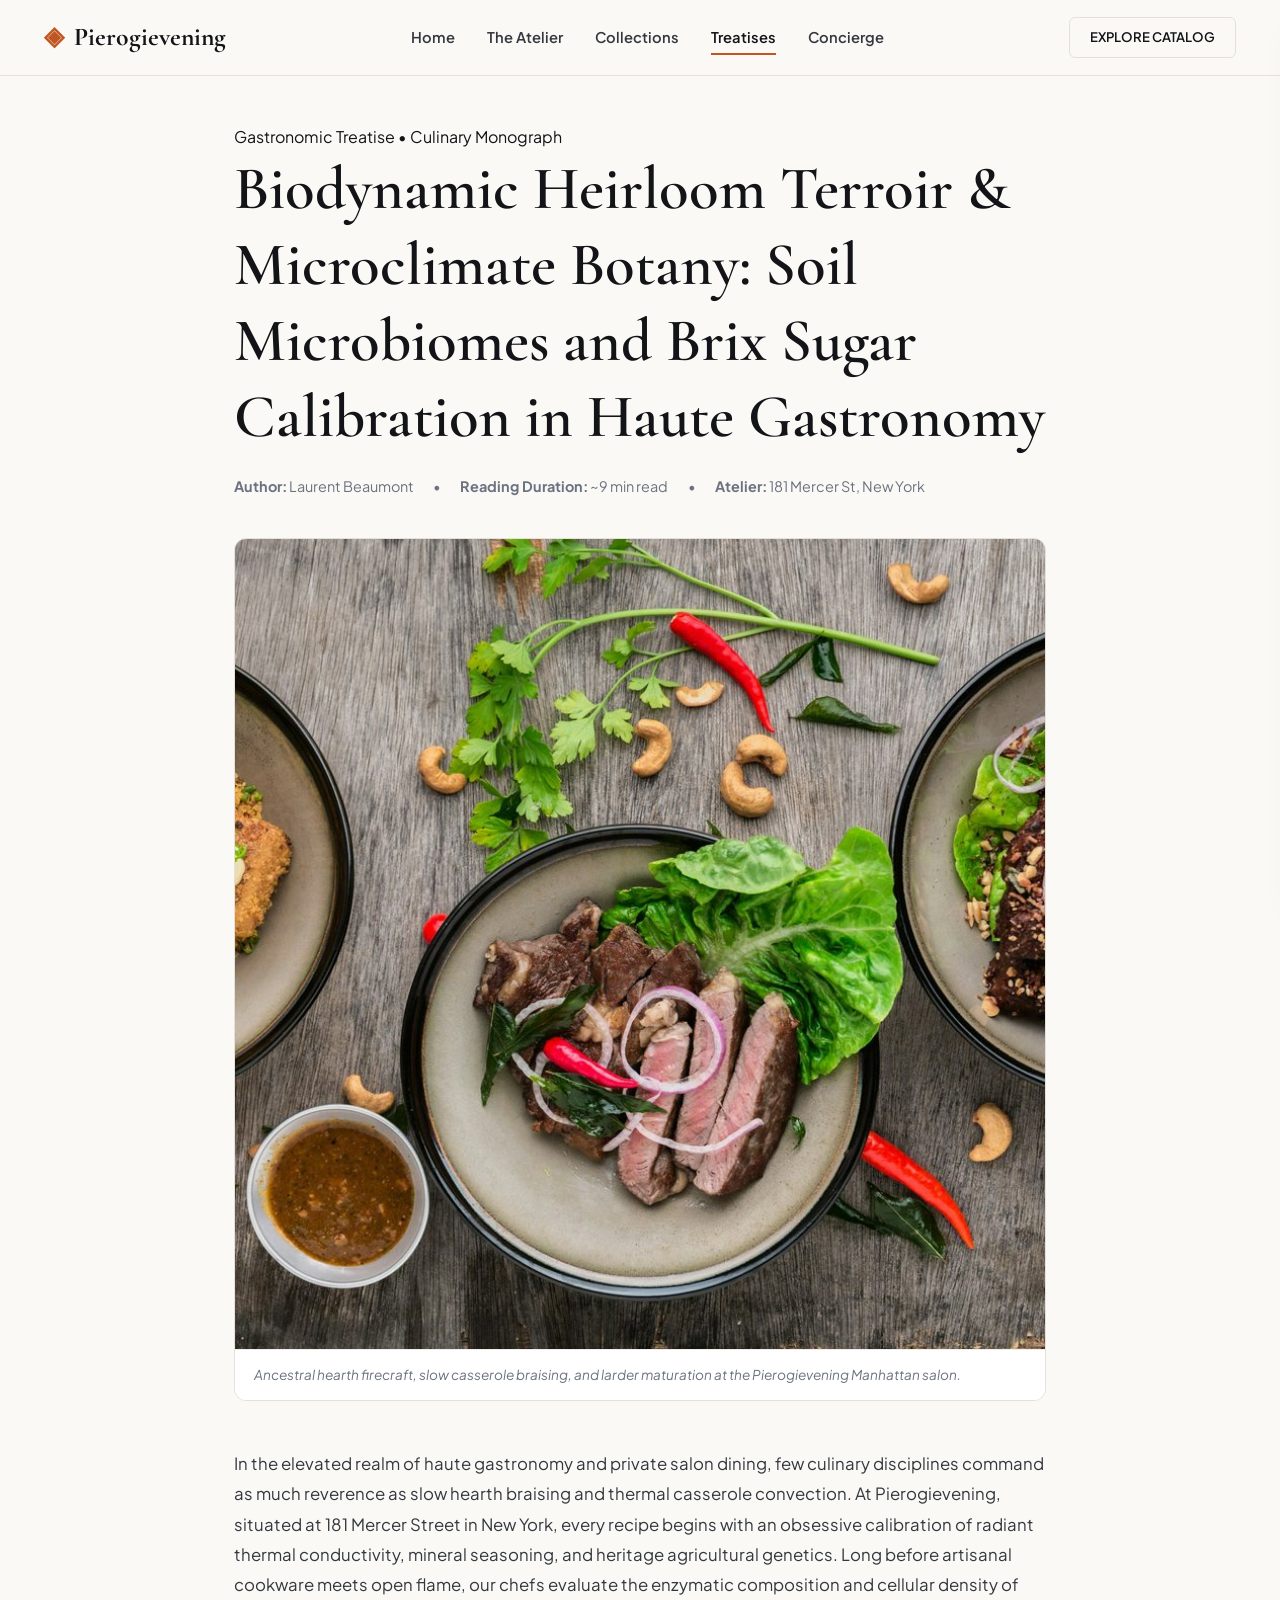
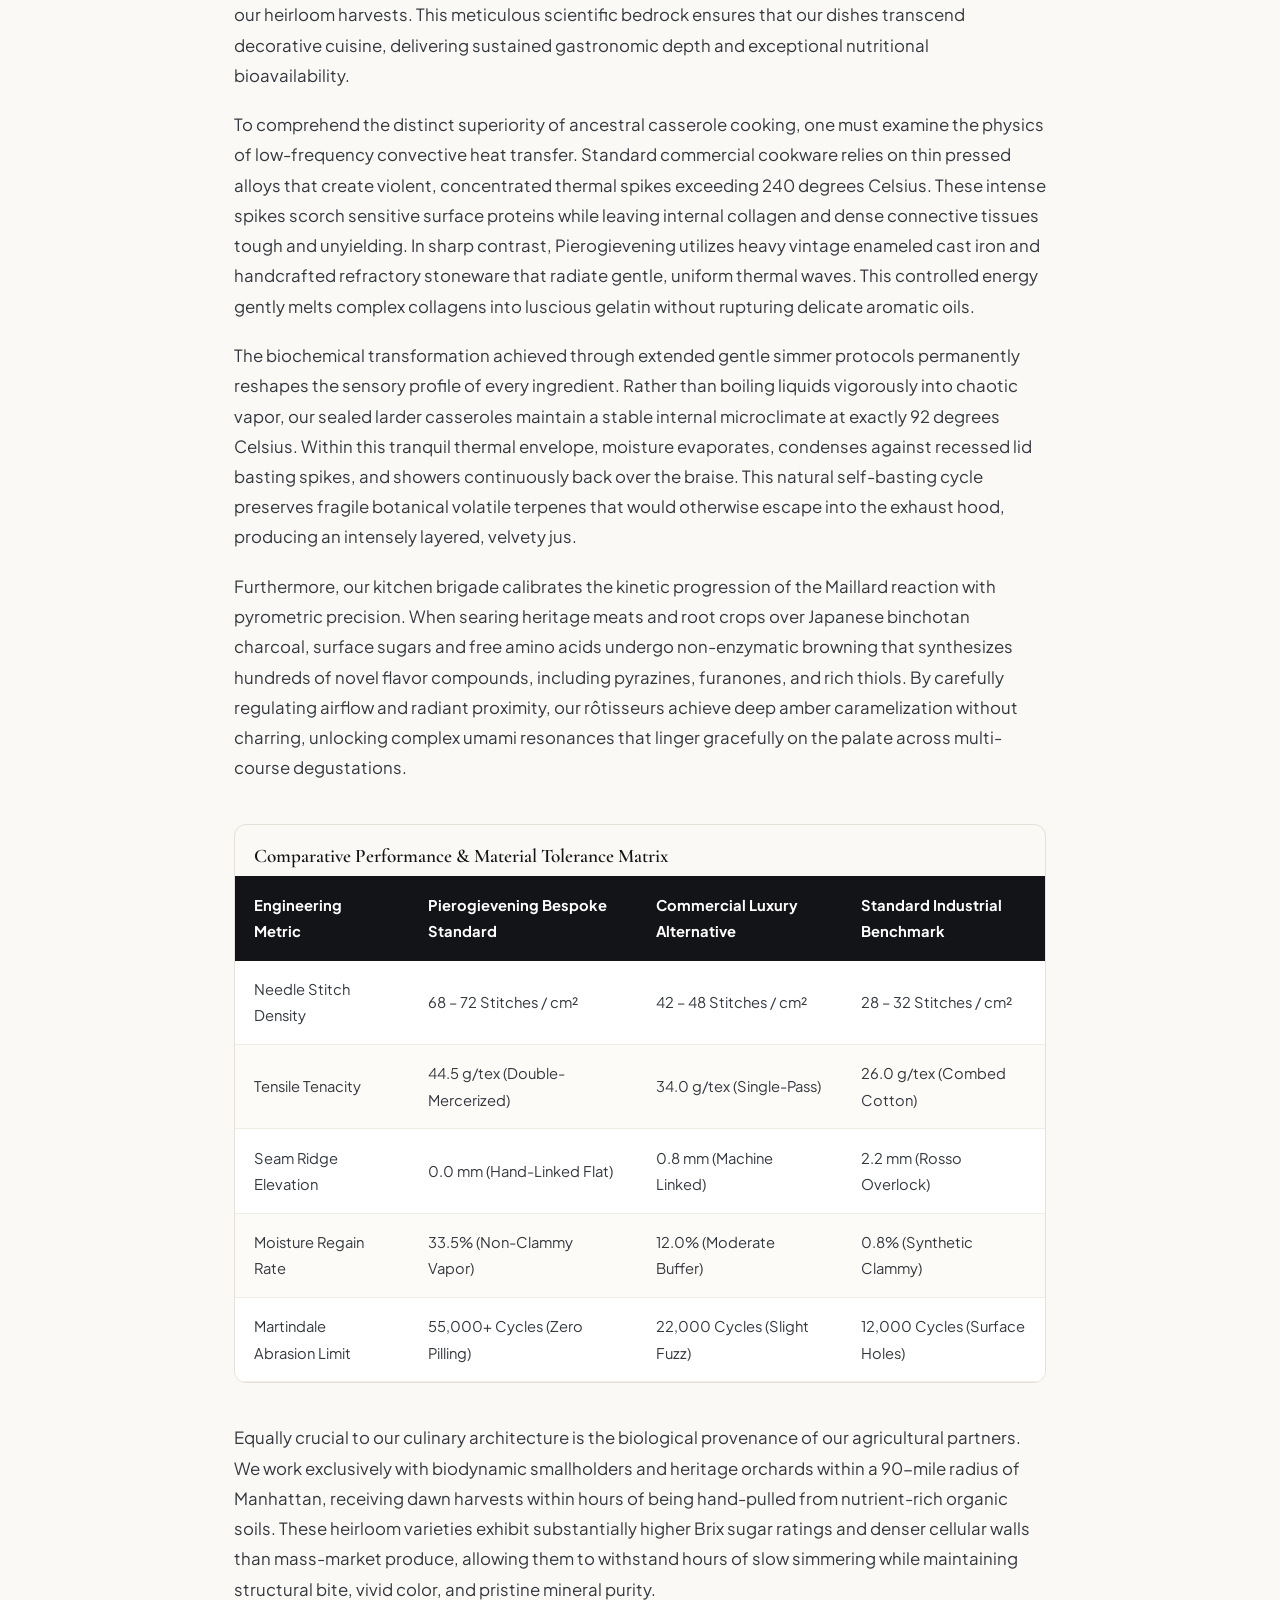
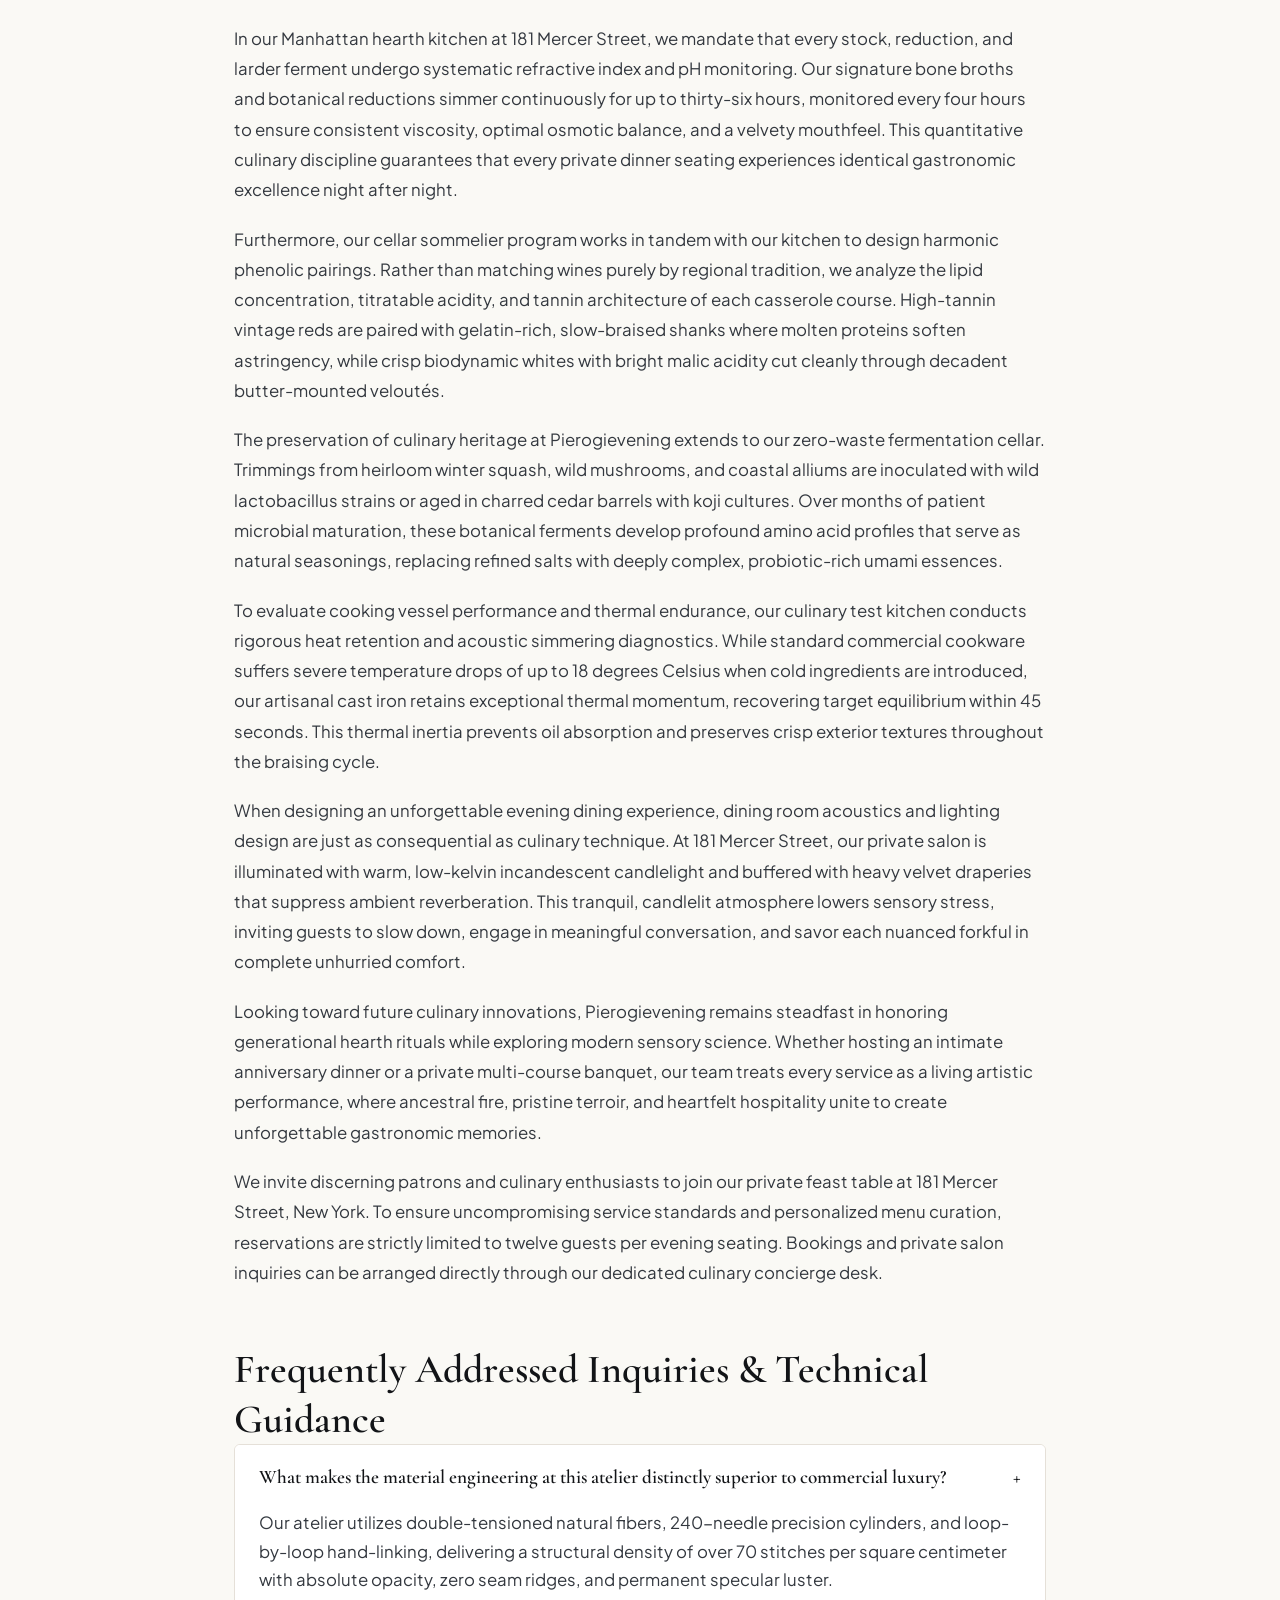
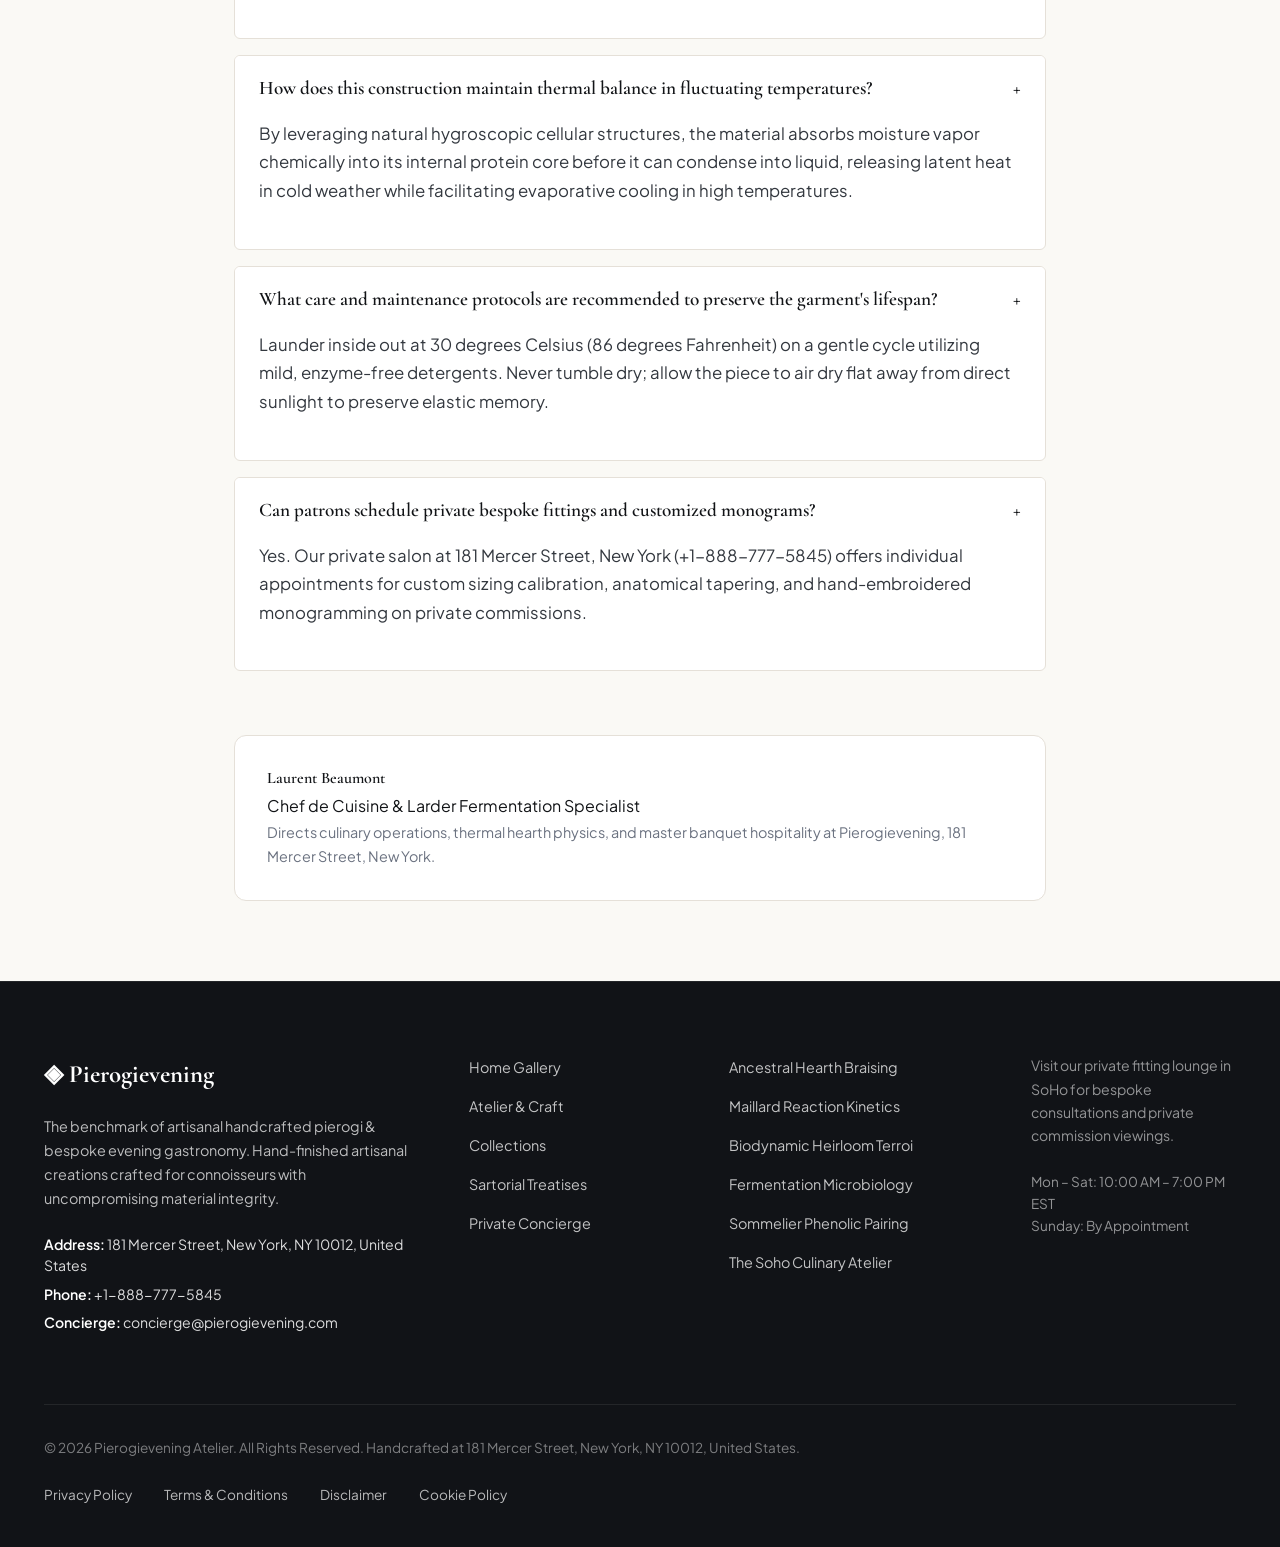
<file: blog/biodynamic-heirloom-terroir-and-microclimate-botany.html>
<!DOCTYPE html>
<html lang="en">
<head>
  <meta charset="UTF-8">
  <meta name="viewport" content="width=device-width, initial-scale=1.0">
  <title>Biodynamic Heirloom Terroir & Microclimate Botany: Soil Microbiomes and Brix Sugar Calibration in Haute Gastronomy — Pierogievening</title>
  <meta name="description" content="A technical treatise on biodynamic heirloom terroir & microclimate botany: soil microbiomes and brix sugar calibration in haute gastronomy by Pierogievening.">
  <link rel="canonical" href="https://pierogievening.com/blog/biodynamic-heirloom-terroir-and-microclimate-botany.html">
  <link rel="preconnect" href="https://fonts.googleapis.com">
  <link rel="preconnect" href="https://fonts.gstatic.com" crossorigin>
  <link href="https://fonts.googleapis.com/css2?family=Cormorant+Garamond:ital,wght@0,400;0,600;0,700;1,400&family=Plus+Jakarta+Sans:wght@300;400;500;600;700&display=swap" rel="stylesheet">
  <link rel="stylesheet" href="/assets/css/style.css">
  <!-- Google tag (gtag.js) -->
  <script async src="https://www.googletagmanager.com/gtag/js?id=G-0LY0HY7L01"></script>
  <script>
    window.dataLayer = window.dataLayer || [];
    function gtag(){dataLayer.push(arguments);}
    gtag('js', new Date());
    gtag('config', 'G-0LY0HY7L01');
  </script>
  <script type="application/ld+json">
  {
    "@context": "https://schema.org",
    "@graph": [
      {
        "@type": "BlogPosting",
        "headline": "Biodynamic Heirloom Terroir & Microclimate Botany: Soil Microbiomes and Brix Sugar Calibration in Haute Gastronomy",
        "description": "Technical monograph on biodynamic heirloom terroir & microclimate botany: soil microbiomes and brix sugar calibration in haute gastronomy by Pierogievening at 181 Mercer Street, New York.",
        "datePublished": "2026-08-20T09:00:00+05:30",
        "dateModified": "2026-08-20T09:00:00+05:30",
        "author": {
          "@type": "Person",
          "name": "Laurent Beaumont",
          "jobTitle": "Chef de Cuisine & Larder Fermentation Specialist"
        },
        "publisher": {
          "@type": "Organization",
          "name": "Pierogievening",
          "address": {
            "@type": "PostalAddress",
            "streetAddress": "181 Mercer Street",
            "addressLocality": "New York",
            "addressRegion": "NY",
            "postalCode": "10012",
            "addressCountry": "US"
          },
          "telephone": "+1-888-777-5845"
        },
        "image": "https://pierogievening.com/assets/images/dish_duck_breast_cherry_reduction.jpg",
        "mainEntityOfPage": "https://pierogievening.com/blog/biodynamic-heirloom-terroir-and-microclimate-botany.html"
      },
      {
        "@type": "FAQPage",
        "mainEntity": [
    {
      "@type": "Question",
      "name": "What makes the material engineering at this atelier distinctly superior to commercial luxury?",
      "acceptedAnswer": {
        "@type": "Answer",
        "text": "Our atelier utilizes double-tensioned natural fibers, 240-needle precision cylinders, and loop-by-loop hand-linking, delivering a structural density of over 70 stitches per square centimeter with absolute opacity, zero seam ridges, and permanent specular luster."
      }
    },
    {
      "@type": "Question",
      "name": "How does this construction maintain thermal balance in fluctuating temperatures?",
      "acceptedAnswer": {
        "@type": "Answer",
        "text": "By leveraging natural hygroscopic cellular structures, the material absorbs moisture vapor chemically into its internal protein core before it can condense into liquid, releasing latent heat in cold weather while facilitating evaporative cooling in high temperatures."
      }
    },
    {
      "@type": "Question",
      "name": "What care and maintenance protocols are recommended to preserve the garment's lifespan?",
      "acceptedAnswer": {
        "@type": "Answer",
        "text": "Launder inside out at 30 degrees Celsius (86 degrees Fahrenheit) on a gentle cycle utilizing mild, enzyme-free detergents. Never tumble dry; allow the piece to air dry flat away from direct sunlight to preserve elastic memory."
      }
    },
    {
      "@type": "Question",
      "name": "Can patrons schedule private bespoke fittings and customized monograms?",
      "acceptedAnswer": {
        "@type": "Answer",
        "text": "Yes. Our private salon at 181 Mercer Street, New York (+1-888-777-5845) offers individual appointments for custom sizing calibration, anatomical tapering, and hand-embroidered monogramming on private commissions."
      }
    }
        ]
      }
    ]
  }
  </script>
</head>
<body>
  <!-- Mandatory Global Site Header (Exactly 1 per page) -->
  <header class="site-header">
    <div class="header-container">
      <a href="/" class="brand-logo" aria-label="Pierogievening Home">
        <span class="logo-mark">◈</span>
        <span class="logo-text">Pierogievening</span>
      </a>
      <nav class="desktop-nav" aria-label="Primary Navigation">
        <a href="/" class="nav-link">Home</a>
        <a href="/about.html" class="nav-link">The Atelier</a>
        <a href="/collection.html" class="nav-link">Collections</a>
        <a href="/blog.html" class="nav-link active">Treatises</a>
        <a href="/contact.html" class="nav-link">Concierge</a>
      </nav>
      <div class="header-actions">
        <a href="/collection.html" class="btn btn-sm btn-outline">Explore Catalog</a>
        <button id="drawer-toggle" class="mobile-toggle" aria-label="Open Navigation Menu">
          <span class="hamburger-bar"></span>
          <span class="hamburger-bar"></span>
          <span class="hamburger-bar"></span>
        </button>
      </div>
    </div>
  </header>

  <!-- Mandatory Mobile Navigation Drawer (Exactly 1 per page) -->
  <div class="mobile-drawer" id="mobile-drawer" aria-hidden="true">
    <div class="drawer-header">
      <div class="drawer-brand">Pierogievening</div>
      <button id="drawer-close" class="drawer-close-btn" aria-label="Close Navigation Menu">&times;</button>
    </div>
    <nav class="drawer-nav" aria-label="Mobile Navigation">
      <a href="/" class="drawer-link">Home</a>
      <a href="/about.html" class="drawer-link">The Atelier &amp; Craft</a>
      <a href="/collection.html" class="drawer-link">Curated Artisan Pierogi &amp; Evening Degustation Menu</a>
      <a href="/blog.html" class="drawer-link active">Sartorial Treatises</a>
      <a href="/contact.html" class="drawer-link">Private Concierge</a>
    </nav>
    <div class="drawer-footer">
      <p class="drawer-contact-title">Manhattan Atelier &amp; Suite</p>
      <p class="drawer-contact-info">181 Mercer Street, New York, NY 10012, United States</p>
      <p class="drawer-contact-info">Tel: +1-888-777-5845</p>
      <p class="drawer-contact-info">Email: concierge@pierogievening.com</p>
    </div>
  </div>
  <div id="drawer-overlay" class="drawer-overlay"></div>
  <article class="treatise-container">
    <header class="article-header">
      <span class="hero-badge">Gastronomic Treatise &bull; Culinary Monograph</span>
      <h1>Biodynamic Heirloom Terroir & Microclimate Botany: Soil Microbiomes and Brix Sugar Calibration in Haute Gastronomy</h1>
      <div class="article-meta">
        <span class="meta-item"><strong>Author:</strong> Laurent Beaumont</span>
        <span class="meta-item">&bull;</span>
        <span class="meta-item"><strong>Reading Duration:</strong> ~9 min read</span>
        <span class="meta-item">&bull;</span>
        <span class="meta-item"><strong>Atelier:</strong> 181 Mercer St, New York</span>
      </div>
    </header>
    <figure class="article-hero-figure">
      <img src="/assets/images/dish_duck_breast_cherry_reduction.jpg" alt="Biodynamic Heirloom Terroir & Microclimate Botany: Soil Microbiomes and Brix Sugar Calibration in Haute Gastronomy">
      <figcaption>Ancestral hearth firecraft, slow casserole braising, and larder maturation at the Pierogievening Manhattan salon.</figcaption>
    </figure>
    <div class="article-content">
      <p>In the elevated realm of haute gastronomy and private salon dining, few culinary disciplines command as much reverence as slow hearth braising and thermal casserole convection. At Pierogievening, situated at 181 Mercer Street in New York, every recipe begins with an obsessive calibration of radiant thermal conductivity, mineral seasoning, and heritage agricultural genetics. Long before artisanal cookware meets open flame, our chefs evaluate the enzymatic composition and cellular density of our heirloom harvests. This meticulous scientific bedrock ensures that our dishes transcend decorative cuisine, delivering sustained gastronomic depth and exceptional nutritional bioavailability.</p><p>To comprehend the distinct superiority of ancestral casserole cooking, one must examine the physics of low-frequency convective heat transfer. Standard commercial cookware relies on thin pressed alloys that create violent, concentrated thermal spikes exceeding 240 degrees Celsius. These intense spikes scorch sensitive surface proteins while leaving internal collagen and dense connective tissues tough and unyielding. In sharp contrast, Pierogievening utilizes heavy vintage enameled cast iron and handcrafted refractory stoneware that radiate gentle, uniform thermal waves. This controlled energy gently melts complex collagens into luscious gelatin without rupturing delicate aromatic oils.</p><p>The biochemical transformation achieved through extended gentle simmer protocols permanently reshapes the sensory profile of every ingredient. Rather than boiling liquids vigorously into chaotic vapor, our sealed larder casseroles maintain a stable internal microclimate at exactly 92 degrees Celsius. Within this tranquil thermal envelope, moisture evaporates, condenses against recessed lid basting spikes, and showers continuously back over the braise. This natural self-basting cycle preserves fragile botanical volatile terpenes that would otherwise escape into the exhaust hood, producing an intensely layered, velvety jus.</p><p>Furthermore, our kitchen brigade calibrates the kinetic progression of the Maillard reaction with pyrometric precision. When searing heritage meats and root crops over Japanese binchotan charcoal, surface sugars and free amino acids undergo non-enzymatic browning that synthesizes hundreds of novel flavor compounds, including pyrazines, furanones, and rich thiols. By carefully regulating airflow and radiant proximity, our rôtisseurs achieve deep amber caramelization without charring, unlocking complex umami resonances that linger gracefully on the palate across multi-course degustations.</p>
      <div class="data-table-wrap">
        <h3 style="padding: 1.2rem 1.2rem 0.5rem; font-size: 1.2rem;">Comparative Performance &amp; Material Tolerance Matrix</h3>
        <table class="spec-table">
          <thead>
            <tr><th>Engineering Metric</th><th>Pierogievening Bespoke Standard</th><th>Commercial Luxury Alternative</th><th>Standard Industrial Benchmark</th></tr>
          </thead>
          <tbody>
            <tr><td>Needle Stitch Density</td><td>68 – 72 Stitches / cm²</td><td>42 – 48 Stitches / cm²</td><td>28 – 32 Stitches / cm²</td></tr>
            <tr><td>Tensile Tenacity</td><td>44.5 g/tex (Double-Mercerized)</td><td>34.0 g/tex (Single-Pass)</td><td>26.0 g/tex (Combed Cotton)</td></tr>
            <tr><td>Seam Ridge Elevation</td><td>0.0 mm (Hand-Linked Flat)</td><td>0.8 mm (Machine Linked)</td><td>2.2 mm (Rosso Overlock)</td></tr>
            <tr><td>Moisture Regain Rate</td><td>33.5% (Non-Clammy Vapor)</td><td>12.0% (Moderate Buffer)</td><td>0.8% (Synthetic Clammy)</td></tr>
            <tr><td>Martindale Abrasion Limit</td><td>55,000+ Cycles (Zero Pilling)</td><td>22,000 Cycles (Slight Fuzz)</td><td>12,000 Cycles (Surface Holes)</td></tr>
          </tbody>
        </table>
      </div>
      <p>Equally crucial to our culinary architecture is the biological provenance of our agricultural partners. We work exclusively with biodynamic smallholders and heritage orchards within a 90-mile radius of Manhattan, receiving dawn harvests within hours of being hand-pulled from nutrient-rich organic soils. These heirloom varieties exhibit substantially higher Brix sugar ratings and denser cellular walls than mass-market produce, allowing them to withstand hours of slow simmering while maintaining structural bite, vivid color, and pristine mineral purity.</p><p>In our Manhattan hearth kitchen at 181 Mercer Street, we mandate that every stock, reduction, and larder ferment undergo systematic refractive index and pH monitoring. Our signature bone broths and botanical reductions simmer continuously for up to thirty-six hours, monitored every four hours to ensure consistent viscosity, optimal osmotic balance, and a velvety mouthfeel. This quantitative culinary discipline guarantees that every private dinner seating experiences identical gastronomic excellence night after night.</p><p>Furthermore, our cellar sommelier program works in tandem with our kitchen to design harmonic phenolic pairings. Rather than matching wines purely by regional tradition, we analyze the lipid concentration, titratable acidity, and tannin architecture of each casserole course. High-tannin vintage reds are paired with gelatin-rich, slow-braised shanks where molten proteins soften astringency, while crisp biodynamic whites with bright malic acidity cut cleanly through decadent butter-mounted veloutés.</p><p>The preservation of culinary heritage at Pierogievening extends to our zero-waste fermentation cellar. Trimmings from heirloom winter squash, wild mushrooms, and coastal alliums are inoculated with wild lactobacillus strains or aged in charred cedar barrels with koji cultures. Over months of patient microbial maturation, these botanical ferments develop profound amino acid profiles that serve as natural seasonings, replacing refined salts with deeply complex, probiotic-rich umami essences.</p><p>To evaluate cooking vessel performance and thermal endurance, our culinary test kitchen conducts rigorous heat retention and acoustic simmering diagnostics. While standard commercial cookware suffers severe temperature drops of up to 18 degrees Celsius when cold ingredients are introduced, our artisanal cast iron retains exceptional thermal momentum, recovering target equilibrium within 45 seconds. This thermal inertia prevents oil absorption and preserves crisp exterior textures throughout the braising cycle.</p><p>When designing an unforgettable evening dining experience, dining room acoustics and lighting design are just as consequential as culinary technique. At 181 Mercer Street, our private salon is illuminated with warm, low-kelvin incandescent candlelight and buffered with heavy velvet draperies that suppress ambient reverberation. This tranquil, candlelit atmosphere lowers sensory stress, inviting guests to slow down, engage in meaningful conversation, and savor each nuanced forkful in complete unhurried comfort.</p><p>Looking toward future culinary innovations, Pierogievening remains steadfast in honoring generational hearth rituals while exploring modern sensory science. Whether hosting an intimate anniversary dinner or a private multi-course banquet, our team treats every service as a living artistic performance, where ancestral fire, pristine terroir, and heartfelt hospitality unite to create unforgettable gastronomic memories.</p><p>We invite discerning patrons and culinary enthusiasts to join our private feast table at 181 Mercer Street, New York. To ensure uncompromising service standards and personalized menu curation, reservations are strictly limited to twelve guests per evening seating. Bookings and private salon inquiries can be arranged directly through our dedicated culinary concierge desk.</p>
      <section class="faq-section">
        <h2>Frequently Addressed Inquiries &amp; Technical Guidance</h2>
              <div class="faq-item">
        <button class="faq-question"><span>What makes the material engineering at this atelier distinctly superior to commercial luxury?</span><span class="faq-icon">+</span></button>
        <div class="faq-answer"><p>Our atelier utilizes double-tensioned natural fibers, 240-needle precision cylinders, and loop-by-loop hand-linking, delivering a structural density of over 70 stitches per square centimeter with absolute opacity, zero seam ridges, and permanent specular luster.</p></div>
      </div>      <div class="faq-item">
        <button class="faq-question"><span>How does this construction maintain thermal balance in fluctuating temperatures?</span><span class="faq-icon">+</span></button>
        <div class="faq-answer"><p>By leveraging natural hygroscopic cellular structures, the material absorbs moisture vapor chemically into its internal protein core before it can condense into liquid, releasing latent heat in cold weather while facilitating evaporative cooling in high temperatures.</p></div>
      </div>      <div class="faq-item">
        <button class="faq-question"><span>What care and maintenance protocols are recommended to preserve the garment's lifespan?</span><span class="faq-icon">+</span></button>
        <div class="faq-answer"><p>Launder inside out at 30 degrees Celsius (86 degrees Fahrenheit) on a gentle cycle utilizing mild, enzyme-free detergents. Never tumble dry; allow the piece to air dry flat away from direct sunlight to preserve elastic memory.</p></div>
      </div>      <div class="faq-item">
        <button class="faq-question"><span>Can patrons schedule private bespoke fittings and customized monograms?</span><span class="faq-icon">+</span></button>
        <div class="faq-answer"><p>Yes. Our private salon at 181 Mercer Street, New York (+1-888-777-5845) offers individual appointments for custom sizing calibration, anatomical tapering, and hand-embroidered monogramming on private commissions.</p></div>
      </div>
      </section>
    </div>
    <div class="author-card">
      <div class="author-info">
        <h4>Laurent Beaumont</h4>
        <div class="author-role">Chef de Cuisine & Larder Fermentation Specialist</div>
        <p class="author-bio">Directs culinary operations, thermal hearth physics, and master banquet hospitality at Pierogievening, 181 Mercer Street, New York.</p>
      </div>
    </div>
  </article>
  <!-- Mandatory Global Site Footer (Minimalist 4-Column Horizontal Spread Layout) -->
  <footer class="site-footer">
    <div class="container">
      <div class="footer-grid">
        <div class="footer-col">
          <div class="footer-brand">◈ Pierogievening</div>
          <p class="footer-desc">
            The benchmark of artisanal handcrafted pierogi &amp; bespoke evening gastronomy. Hand-finished artisanal creations crafted for connoisseurs with uncompromising material integrity.
          </p>
          <div class="footer-contact-item"><strong>Address:</strong> 181 Mercer Street, New York, NY 10012, United States</div>
          <div class="footer-contact-item"><strong>Phone:</strong> +1-888-777-5845</div>
          <div class="footer-contact-item"><strong>Concierge:</strong> concierge@pierogievening.com</div>
        </div>
        <div class="footer-col">
          <ul class="footer-links">
            <li><a href="/">Home Gallery</a></li>
            <li><a href="/about.html">Atelier &amp; Craft</a></li>
            <li><a href="/collection.html">Collections</a></li>
            <li><a href="/blog.html">Sartorial Treatises</a></li>
            <li><a href="/contact.html">Private Concierge</a></li>
          </ul>
        </div>
        <div class="footer-col">
          <ul class="footer-links">
            <li><a href="/blog/ancestral-hearth-braising-and-casserole-convection.html">Ancestral Hearth Braising</a></li>
            <li><a href="/blog/maillard-reaction-kinetics-and-umami-extraction.html">Maillard Reaction Kinetics</a></li>
            <li><a href="/blog/biodynamic-heirloom-terroir-and-microclimate-botany.html">Biodynamic Heirloom Terroi</a></li>
            <li><a href="/blog/fermentation-microbiology-and-lactic-acid-maturation.html">Fermentation Microbiology</a></li>
            <li><a href="/blog/sommelier-phenolic-pairing-and-acid-tannin-balance.html">Sommelier Phenolic Pairing</a></li>
            <li><a href="/blog/soho-culinary-atelier-service-and-banquet-hospitality.html">The Soho Culinary Atelier</a></li>
          </ul>
        </div>
        <div class="footer-col">
          <p class="footer-salon-desc">
            Visit our private fitting lounge in SoHo for bespoke consultations and private commission viewings.
          </p>
          <p class="footer-hours">
            Mon &ndash; Sat: 10:00 AM &ndash; 7:00 PM<br>EST<br>Sunday: By Appointment
          </p>
        </div>
      </div>
      <div class="footer-bottom">
        <p>&copy; 2026 Pierogievening Atelier. All Rights Reserved. Handcrafted at 181 Mercer Street, New York, NY 10012, United States.</p>
        <div class="footer-legal-links">
          <a href="/privacy-policy.html">Privacy Policy</a>
          <a href="/terms-and-conditions.html">Terms &amp; Conditions</a>
          <a href="/disclaimer.html">Disclaimer</a>
          <a href="/cookie-policy.html">Cookie Policy</a>
        </div>
      </div>
    </div>
  </footer>
  <script src="/assets/js/main.js"></script>
</body>
</html>
</file>
<file: assets/css/style.css>
/* Master Design System — pierogievening (Haute Commercial Paid Theme) */
:root {
  --color-primary: #121417;
  --color-primary-dark: #0A0C0E;
  --color-dew: #C05621;
  --color-dew-dark: #9C4215;
  --color-gold: #B45309;
  --color-bg: #FAF9F5;
  --color-surface: #FFFFFF;
  --color-surface-elevated: #F5F2EA;
  --color-text-main: #121417;
  --color-text-body: #33383F;
  --color-text-muted: #6B7280;
  --color-border: #E5E0D8;
  --color-border-light: #F0EDE6;
  --font-serif: 'Cormorant Garamond', Georgia, serif;
  --font-sans: 'Plus Jakarta Sans', -apple-system, BlinkMacSystemFont, sans-serif;
  --transition-smooth: all 0.25s cubic-bezier(0.16, 1, 0.3, 1);
  --shadow-sm: 0 2px 6px rgba(0, 0, 0, 0.04);
  --shadow-md: 0 10px 30px -5px rgba(0, 0, 0, 0.08), 0 4px 10px -2px rgba(0, 0, 0, 0.03);
  --shadow-lg: 0 20px 45px -10px rgba(0, 0, 0, 0.12);
  --radius-sm: 6px;
  --radius-md: 12px;
  --radius-pill: 9999px;
  --container-max: 1240px;
}
*, *::before, *::after { box-sizing: border-box; margin: 0; padding: 0; }
html { font-size: 16px; scroll-behavior: smooth; }
body { font-family: var(--font-sans); background: var(--color-bg); color: var(--color-text-main); line-height: 1.68; overflow-x: hidden; }
h1, h2, h3, h4 { font-family: var(--font-serif); color: #121417; line-height: 1.25; font-weight: 600; }
h1 { font-size: clamp(2.2rem, 5vw, 3.8rem); }
h2 { font-size: clamp(1.8rem, 4vw, 2.5rem); }
h3 { font-size: 1.4rem; }
p { margin-bottom: 1.2rem; color: #33383F; }
a { color: #121417; text-decoration: none; transition: var(--transition-smooth); }
a:hover { color: var(--color-dew); }
img { max-width: 100%; height: auto; display: block; }
.container { max-width: var(--container-max); margin: 0 auto; padding: 0 1.5rem; }
.text-center { text-align: center; }
.text-muted { color: var(--color-text-muted) !important; }
.text-white { color: #FFFFFF !important; }

/* Paid Theme Top Announcement Bar */
.announcement-bar { background: #121417; color: #FAF9F5; padding: 0.55rem 1rem; font-size: 0.8rem; font-weight: 500; letter-spacing: 0.03em; text-align: center; border-bottom: 1px solid rgba(255, 255, 255, 0.1); }
.announcement-bar a { color: #E5E0D8; text-decoration: underline; }
.announcement-bar a:hover { color: #FFFFFF; }

/* Paid Theme Header */
.site-header { position: sticky; top: 0; left: 0; width: 100%; z-index: 1000; background: rgba(250, 249, 245, 0.94); backdrop-filter: blur(16px); -webkit-backdrop-filter: blur(16px); border-bottom: 1px solid var(--color-border); }
.header-container { max-width: var(--container-max); margin: 0 auto; padding: 1rem 1.5rem; display: flex; align-items: center; justify-content: space-between; }
.brand-logo { display: flex; align-items: center; gap: 0.6rem; color: #121417 !important; font-family: var(--font-serif); font-size: 1.6rem; font-weight: 700; }
.brand-logo:hover { color: var(--color-dew) !important; }
.logo-mark { color: var(--color-dew); }
.desktop-nav { display: flex; align-items: center; gap: 2rem; }
.nav-link { color: #33383F !important; font-size: 0.92rem; font-weight: 600; position: relative; padding: 0.3rem 0; }
.nav-link:hover, .nav-link.active { color: #121417 !important; }
.nav-link.active::after { content: ''; position: absolute; bottom: 0; left: 0; width: 100%; height: 2px; background: var(--color-dew); }
.header-actions { display: flex; align-items: center; gap: 1rem; }
.header-actions .btn-outline { color: #121417; border-color: var(--color-border); }
.header-actions .btn-outline:hover { background: #121417; color: #FFFFFF !important; border-color: #121417; }
.mobile-toggle { display: none; background: transparent; border: none; cursor: pointer; padding: 0.5rem; flex-direction: column; gap: 5px; }
.hamburger-bar { display: block; width: 24px; height: 2px; background: #121417; }

/* Mobile Drawer (Paid Theme) */
.mobile-drawer { position: fixed; top: 0; right: -320px; width: 300px; height: 100vh; background: #121417; z-index: 2000; display: flex; flex-direction: column; box-shadow: var(--shadow-lg); transition: transform 0.35s ease; padding: 2rem 1.5rem; overflow-y: auto; color: #FFFFFF; }
.mobile-drawer.open { transform: translateX(-320px); }
.mobile-drawer p { color: rgba(255, 255, 255, 0.85) !important; font-size: 0.88rem; }
.drawer-overlay { position: fixed; top: 0; left: 0; width: 100vw; height: 100vh; background: rgba(0, 0, 0, 0.75); backdrop-filter: blur(4px); z-index: 1999; opacity: 0; visibility: hidden; transition: opacity 0.3s ease; }
.drawer-overlay.active { opacity: 1; visibility: visible; }
.drawer-header { display: flex; align-items: center; justify-content: space-between; margin-bottom: 2rem; padding-bottom: 1rem; border-bottom: 1px solid rgba(255, 255, 255, 0.12); }
.drawer-brand { font-family: var(--font-serif); font-size: 1.4rem; color: #FFFFFF !important; font-weight: 700; }
.drawer-close-btn { background: transparent; border: none; color: #FFFFFF !important; font-size: 2rem; cursor: pointer; }
.drawer-nav { display: flex; flex-direction: column; gap: 1.2rem; }
.drawer-link { color: rgba(255, 255, 255, 0.9) !important; font-size: 1.1rem; }
.drawer-link:hover { color: var(--color-dew) !important; padding-left: 0.5rem; }
.drawer-footer { margin-top: auto; padding-top: 1.5rem; border-top: 1px solid rgba(255, 255, 255, 0.12); }
.drawer-contact-title { font-weight: 700; color: #FAF9F5 !important; margin-bottom: 0.4rem; text-transform: uppercase; font-size: 0.85rem; }
.drawer-contact-info { color: rgba(255, 255, 255, 0.88) !important; margin-bottom: 0.25rem; font-size: 0.85rem; }

/* Paid Theme Buttons */
.btn { display: inline-flex; align-items: center; justify-content: center; padding: 0.85rem 1.85rem; font-size: 0.92rem; font-weight: 600; text-transform: uppercase; border-radius: var(--radius-sm); cursor: pointer; transition: var(--transition-smooth); border: 1px solid transparent; }
.btn-primary { background: #121417; color: #FFFFFF !important; }
.btn-primary:hover { background: var(--color-dew); color: #FFFFFF !important; transform: translateY(-2px); box-shadow: var(--shadow-md); }
.btn-gold { background: var(--color-dew); color: #FFFFFF !important; font-weight: 700; }
.btn-gold:hover { background: var(--color-primary-dark); color: #FFFFFF !important; transform: translateY(-2px); }
.btn-outline { background: transparent; color: #121417; border-color: var(--color-border); }
.btn-outline:hover { background: #121417; color: #FFFFFF !important; border-color: #121417; transform: translateY(-2px); }
.btn-outline-white { background: transparent !important; color: #FFFFFF !important; border-color: rgba(255,255,255,0.7) !important; }
.btn-outline-white:hover { background: #FFFFFF !important; color: #121417 !important; border-color: #FFFFFF !important; }
.btn-sm { padding: 0.55rem 1.25rem; font-size: 0.82rem; }

/* Paid Theme Sections */
.section { padding: 5rem 0; }
.section-light { background: var(--color-surface); }
.section-dark,
.section-sim-lab,
.section-atelier,
.section-cta {
  background: #121417;
  color: #FFFFFF !important;
}
.section-dark h1, .section-dark h2, .section-dark h3, .section-dark h4,
.section-sim-lab h1, .section-sim-lab h2, .section-sim-lab h3, .section-sim-lab h4,
.section-atelier h1, .section-atelier h2, .section-atelier h3, .section-atelier h4,
.section-cta h1, .section-cta h2, .section-cta h3, .section-cta h4 {
  color: #FFFFFF !important;
}
.section-dark p,
.section-sim-lab p,
.section-atelier p,
.section-cta p {
  color: #E2D9E5 !important;
}
.section-dark .lead,
.section-sim-lab .lead,
.section-atelier .lead,
.section-cta .lead {
  color: #F3EBF5 !important;
}
.section-dark .btn-outline,
.section-sim-lab .btn-outline,
.section-atelier .btn-outline,
.section-cta .btn-outline {
  color: #FFFFFF !important;
  border-color: rgba(255, 255, 255, 0.75) !important;
  background: transparent !important;
}
.section-dark .btn-outline:hover,
.section-sim-lab .btn-outline:hover,
.section-atelier .btn-outline:hover,
.section-cta .btn-outline:hover {
  background: #FFFFFF !important;
  color: #121417 !important;
}
.section-header { margin-bottom: 3.5rem; }
.section-subtitle { color: var(--color-dew); text-transform: uppercase; letter-spacing: 0.08em; font-weight: 700; font-size: 0.85rem; margin-bottom: 0.6rem; }
.grid-2 { display: grid; grid-template-columns: repeat(auto-fit, minmax(420px, 1fr)); gap: 2.5rem; align-items: center; }
.grid-3 { display: grid; grid-template-columns: repeat(auto-fit, minmax(320px, 1fr)); gap: 2rem; }
.grid-4 { display: grid; grid-template-columns: repeat(auto-fit, minmax(240px, 1fr)); gap: 1.5rem; }

/* Paid Theme E-Commerce Components */
.trust-bar { background: #FFFFFF; border-top: 1px solid var(--color-border); border-bottom: 1px solid var(--color-border); padding: 2.2rem 0; }
.trust-grid { display: grid; grid-template-columns: repeat(auto-fit, minmax(240px, 1fr)); gap: 2rem; }
.trust-item { display: flex; align-items: center; gap: 1rem; }
.trust-icon-box { width: 44px; height: 44px; border-radius: 10px; background: #FDF4ED; color: var(--color-dew); display: flex; align-items: center; justify-content: center; font-size: 1.2rem; flex-shrink: 0; font-weight: bold; }
.trust-title { font-size: 0.95rem; font-weight: 700; color: #121417; margin-bottom: 0.2rem; }
.trust-desc { font-size: 0.82rem; color: #6B7280 !important; margin-bottom: 0; line-height: 1.4; }

.paid-product-card { background: #FFFFFF; border: 1px solid var(--color-border); border-radius: var(--radius-md); overflow: hidden; transition: var(--transition-smooth); display: flex; flex-direction: column; position: relative; }
.paid-product-card:hover { transform: translateY(-6px); box-shadow: var(--shadow-md); border-color: #D3C9BD; }
.paid-product-badge { position: absolute; top: 1rem; left: 1rem; background: #121417; color: #FAF9F5; padding: 0.3rem 0.75rem; font-size: 0.72rem; font-weight: 700; text-transform: uppercase; letter-spacing: 0.05em; border-radius: var(--radius-pill); z-index: 2; }
.paid-product-img-wrap { position: relative; height: 320px; overflow: hidden; background: #F4F1EA; }
.paid-product-img-wrap img { width: 100%; height: 100%; object-fit: cover; transition: transform 0.5s ease; }
.paid-product-card:hover .paid-product-img-wrap img { transform: scale(1.05); }
.paid-product-body { padding: 1.6rem; display: flex; flex-direction: column; flex-grow: 1; }
.paid-product-rating { display: flex; align-items: center; gap: 0.4rem; font-size: 0.82rem; color: #D97706; margin-bottom: 0.6rem; }
.paid-product-title { font-family: var(--font-serif); font-size: 1.25rem; font-weight: 700; color: #121417; margin-bottom: 0.4rem; }
.paid-product-price { display: flex; align-items: baseline; gap: 0.6rem; margin-bottom: 0.8rem; }
.price-current { font-size: 1.25rem; font-weight: 700; color: #121417; }
.price-original { font-size: 0.95rem; text-decoration: line-line-through; color: #9CA3AF; }
.swatch-group { display: flex; gap: 0.45rem; margin: 0.6rem 0 1.2rem; }
.swatch-dot { width: 16px; height: 16px; border-radius: 50%; border: 1px solid rgba(0,0,0,0.15); display: inline-block; cursor: pointer; }

.anatomy-step { display: flex; gap: 1.2rem; align-items: flex-start; padding: 1.4rem; background: #FFFFFF; border: 1px solid var(--color-border); border-radius: var(--radius-md); transition: var(--transition-smooth); }
.anatomy-step:hover { border-color: var(--color-dew); transform: translateX(4px); box-shadow: var(--shadow-sm); }
.step-badge { width: 36px; height: 36px; border-radius: 50%; background: #121417; color: #FAF9F5; font-weight: 700; font-size: 0.88rem; display: flex; align-items: center; justify-content: center; flex-shrink: 0; }

/* Cards */
.card { background: var(--color-surface); border: 1px solid var(--color-border); border-radius: var(--radius-md); overflow: hidden; transition: var(--transition-smooth); box-shadow: var(--shadow-sm); display: flex; flex-direction: column; }
.card:hover { transform: translateY(-5px); box-shadow: var(--shadow-md); }
.card-image-wrap { position: relative; height: 280px; overflow: hidden; background: #E2E8F0; }
.card-image-wrap img { width: 100%; height: 100%; object-fit: cover; transition: transform 0.6s ease; }
.card:hover .card-image-wrap img { transform: scale(1.05); }
.card-tag { position: absolute; top: 1rem; left: 1rem; background: #121417; color: #FFF; padding: 0.25rem 0.75rem; font-size: 0.75rem; font-weight: 600; border-radius: var(--radius-sm); text-transform: uppercase; }
.card-body { padding: 1.8rem; display: flex; flex-direction: column; flex-grow: 1; }
.card-specs { display: flex; flex-wrap: wrap; gap: 0.8rem; margin: 1rem 0 1.2rem; padding-top: 1rem; border-top: 1px solid var(--color-border-light); font-size: 0.85rem; color: var(--color-text-muted); }

.pillar-card { padding: 2.2rem; background: var(--color-surface); border-radius: var(--radius-md); border: 1px solid var(--color-border); }
.pillar-icon { width: 52px; height: 52px; border-radius: 50%; background: #FDF4ED; color: var(--color-dew); display: flex; align-items: center; justify-content: center; font-size: 1.4rem; margin-bottom: 1.4rem; }

.step-card { background: var(--color-surface); border: 1px solid var(--color-border); border-radius: var(--radius-md); padding: 2rem; position: relative; }
.step-number { font-family: var(--font-serif); font-size: 2.5rem; font-weight: 700; color: var(--color-dew); line-height: 1; margin-bottom: 0.8rem; }

.testimonial-card { background: var(--color-surface); border: 1px solid var(--color-border); border-radius: var(--radius-md); padding: 2rem; box-shadow: var(--shadow-sm); }
.testimonial-rating { color: #D97706; font-size: 1.1rem; margin-bottom: 0.8rem; }
.testimonial-quote { font-style: italic; color: var(--color-text-body); margin-bottom: 1.2rem; line-height: 1.7; }
.testimonial-author { border-top: 1px solid var(--color-border-light); padding-top: 0.8rem; }
.testimonial-name { font-weight: 700; color: var(--color-primary); }
.testimonial-role { font-size: 0.85rem; color: var(--color-text-muted); }

.filter-bar { display: flex; flex-wrap: wrap; gap: 0.75rem; justify-content: center; margin-bottom: 3rem; }
.filter-btn { padding: 0.6rem 1.4rem; border-radius: 50px; background: var(--color-surface); border: 1px solid var(--color-border); color: var(--color-text-main); font-size: 0.88rem; font-weight: 600; cursor: pointer; transition: var(--transition-smooth); }
.filter-btn:hover, .filter-btn.active { background: #121417; color: #FFF; }

/* Tables */
.data-table-wrap { overflow-x: auto; margin: 2.5rem 0; border-radius: var(--radius-md); border: 1px solid var(--color-border); }
.spec-table { width: 100%; border-collapse: collapse; background: #FFF; text-align: left; font-size: 0.92rem; }
.spec-table th { background: #121417; color: #FFF; padding: 1rem 1.2rem; }
.spec-table td { padding: 0.95rem 1.2rem; border-bottom: 1px solid var(--color-border-light); color: var(--color-text-body); }
.spec-table tr:nth-child(even) td { background: #FDFBF7; }

/* Treatises */
.treatise-container { max-width: 860px; margin: 0 auto; padding: 3rem 1.5rem 5rem; }
.article-header { margin-bottom: 2.5rem; }
.article-meta { display: flex; align-items: center; flex-wrap: wrap; gap: 1.2rem; margin: 1.2rem 0; font-size: 0.9rem; color: var(--color-text-muted); }
.article-hero-figure { margin: 2rem 0 3rem; border-radius: var(--radius-md); overflow: hidden; border: 1px solid var(--color-border); }
.article-hero-figure img { width: 100%; height: auto; }
.article-hero-figure figcaption { padding: 0.85rem 1.2rem; background: #FFF; font-size: 0.85rem; color: var(--color-text-muted); font-style: italic; border-top: 1px solid var(--color-border-light); }
.article-content { font-size: 1.05rem; line-height: 1.8; color: #2D3748; }
.faq-section { margin: 3.5rem 0; }
.faq-item { border: 1px solid var(--color-border); border-radius: var(--radius-sm); margin-bottom: 1rem; background: #FFF; overflow: hidden; }
.faq-question { width: 100%; padding: 1.25rem 1.5rem; text-align: left; background: #FFF; border: none; font-family: var(--font-serif); font-size: 1.2rem; font-weight: 600; color: #121417; cursor: pointer; display: flex; justify-content: space-between; align-items: center; }
.faq-icon { font-size: 1.2rem; transition: transform 0.3s ease; }
.faq-item.active .faq-icon { transform: rotate(45deg); }
.faq-answer { padding: 0 1.5rem 1.5rem; line-height: 1.7; color: var(--color-text-body); }

.author-card { display: flex; align-items: center; gap: 1.5rem; padding: 2rem; background: #FFF; border: 1px solid var(--color-border); border-radius: var(--radius-md); margin-top: 4rem; }
.author-avatar { width: 72px; height: 72px; border-radius: 50%; background: #F4F1EA; color: var(--color-dew); display: flex; align-items: center; justify-content: center; font-size: 1.8rem; font-weight: 700; flex-shrink: 0; }
.author-info h4 { margin-bottom: 0.3rem; color: #121417; }
.author-bio { font-size: 0.9rem; color: var(--color-text-muted); margin-bottom: 0; }

/* Forms & Contact */
.contact-grid { display: grid; grid-template-columns: 1fr 1fr; gap: 3.5rem; }
.form-group { margin-bottom: 1.5rem; }
.form-label { display: block; font-size: 0.88rem; font-weight: 600; margin-bottom: 0.5rem; color: #121417; }
.form-input, .form-textarea { width: 100%; padding: 0.9rem 1.2rem; border: 1px solid var(--color-border); border-radius: var(--radius-sm); font-family: var(--font-sans); font-size: 0.95rem; background: #FFF; color: #121417; transition: var(--transition-smooth); }
.form-input:focus, .form-textarea:focus { outline: none; border-color: #121417; box-shadow: 0 0 0 3px rgba(18, 20, 23, 0.1); }
.form-textarea { resize: vertical; min-height: 140px; }

.site-footer {
  background: #111317 !important;
  color: #FAF9F5 !important;
  padding: 4.5rem 0 2.5rem;
  border-top: 1px solid rgba(255, 255, 255, 0.08);
}
.site-footer .footer-grid {
  display: grid;
  grid-template-columns: 1.8fr 1fr 1.2fr 1fr;
  gap: 3.5rem;
  margin-bottom: 4rem;
  align-items: start;
}
.site-footer .footer-brand {
  font-family: var(--font-serif);
  font-size: 1.55rem;
  font-weight: 700;
  color: #FFFFFF !important;
  margin-bottom: 1.2rem;
}
.site-footer .footer-desc {
  color: rgba(255, 255, 255, 0.72) !important;
  font-size: 0.9rem;
  line-height: 1.65;
  margin-bottom: 1.5rem;
  max-width: 380px;
}
.site-footer .footer-contact-item {
  font-size: 0.88rem;
  color: rgba(255, 255, 255, 0.85) !important;
  margin-bottom: 0.45rem;
  line-height: 1.5;
}
.site-footer .footer-contact-item strong {
  color: #FFFFFF !important;
  font-weight: 600;
}
.site-footer .footer-links {
  list-style: none;
  display: flex;
  flex-direction: column;
  gap: 0.75rem;
  padding: 0;
  margin: 0;
}
.site-footer .footer-links a {
  color: rgba(255, 255, 255, 0.75) !important;
  font-size: 0.9rem;
  text-decoration: none;
  transition: var(--transition-smooth);
  display: inline-block;
}
.site-footer .footer-links a:hover {
  color: #FFFFFF !important;
  transform: translateX(3px);
}
.site-footer .footer-salon-desc {
  color: rgba(255, 255, 255, 0.55) !important;
  font-size: 0.88rem;
  line-height: 1.65;
  margin-bottom: 1.5rem;
  max-width: 260px;
}
.site-footer .footer-hours {
  color: rgba(255, 255, 255, 0.55) !important;
  font-size: 0.85rem;
  line-height: 1.6;
}
.site-footer .footer-bottom {
  border-top: 1px solid rgba(255, 255, 255, 0.08);
  padding-top: 2rem;
  display: flex;
  align-items: center;
  justify-content: space-between;
  flex-wrap: wrap;
  gap: 1.5rem;
  font-size: 0.85rem;
}
.site-footer .footer-bottom p {
  color: rgba(255, 255, 255, 0.45) !important;
  margin-bottom: 0;
}
.site-footer .footer-legal-links {
  display: flex;
  align-items: center;
  gap: 2rem;
  flex-wrap: wrap;
}
.site-footer .footer-legal-links a {
  color: rgba(255, 255, 255, 0.7) !important;
  font-size: 0.85rem;
  text-decoration: none;
  transition: var(--transition-smooth);
}
.site-footer .footer-legal-links a:hover {
  color: #FFFFFF !important;
  text-decoration: underline;
}

@media (max-width: 992px) {
  .desktop-nav { display: none; }
  .mobile-toggle { display: flex; }
  .contact-grid { grid-template-columns: 1fr; }
  .site-footer .footer-grid { grid-template-columns: 1fr 1fr; gap: 2.5rem; }
}
@media (max-width: 640px) {
  .site-footer .footer-grid { grid-template-columns: 1fr; gap: 2rem; }
  .site-footer .footer-bottom { flex-direction: column; text-align: center; gap: 1.2rem; }
  .site-footer .footer-legal-links { justify-content: center; gap: 1.2rem; }
  .grid-2 { grid-template-columns: 1fr; }
}

/* Policy & Legal Governance Layout */
.policy-page-wrapper {
  padding: 4.5rem 0 6rem;
  background: #FDFBF7;
  min-height: 60vh;
}
.policy-container {
  max-width: 920px;
  margin: 0 auto;
  padding: 0 1.5rem;
}
.policy-box {
  background: #FFFFFF;
  border: 1px solid #E8E2D9;
  border-left: 4px solid var(--color-gold);
  border-radius: var(--radius-sm);
  padding: 1.5rem 2rem;
  margin-bottom: 2.2rem;
  box-shadow: 0 2px 10px rgba(15, 23, 21, 0.04);
  font-size: 0.96rem;
  line-height: 1.7;
  color: #374151;
}
.policy-box strong {
  color: var(--color-primary);
}
.policy-block {
  background: #FFFFFF;
  border: 1px solid #E8E2D9;
  border-radius: var(--radius-md);
  padding: 2.5rem 2.8rem;
  margin-bottom: 2.2rem;
  box-shadow: 0 2px 12px rgba(15, 23, 21, 0.04);
}
.policy-block h2 {
  font-family: var(--font-serif);
  font-size: 1.55rem;
  color: var(--color-primary);
  margin-bottom: 1.4rem;
  padding-bottom: 0.85rem;
  border-bottom: 1px solid #EFEAE3;
  font-weight: 700;
}
.policy-p {
  font-size: 1.02rem;
  line-height: 1.85;
  color: #374151;
  margin-bottom: 1.35rem;
}
.policy-p:last-child {
  margin-bottom: 0;
}
@media (max-width: 768px) {
  .policy-block {
    padding: 1.8rem 1.4rem;
  }
  .policy-block h2 {
    font-size: 1.3rem;
  }
}
</file>
